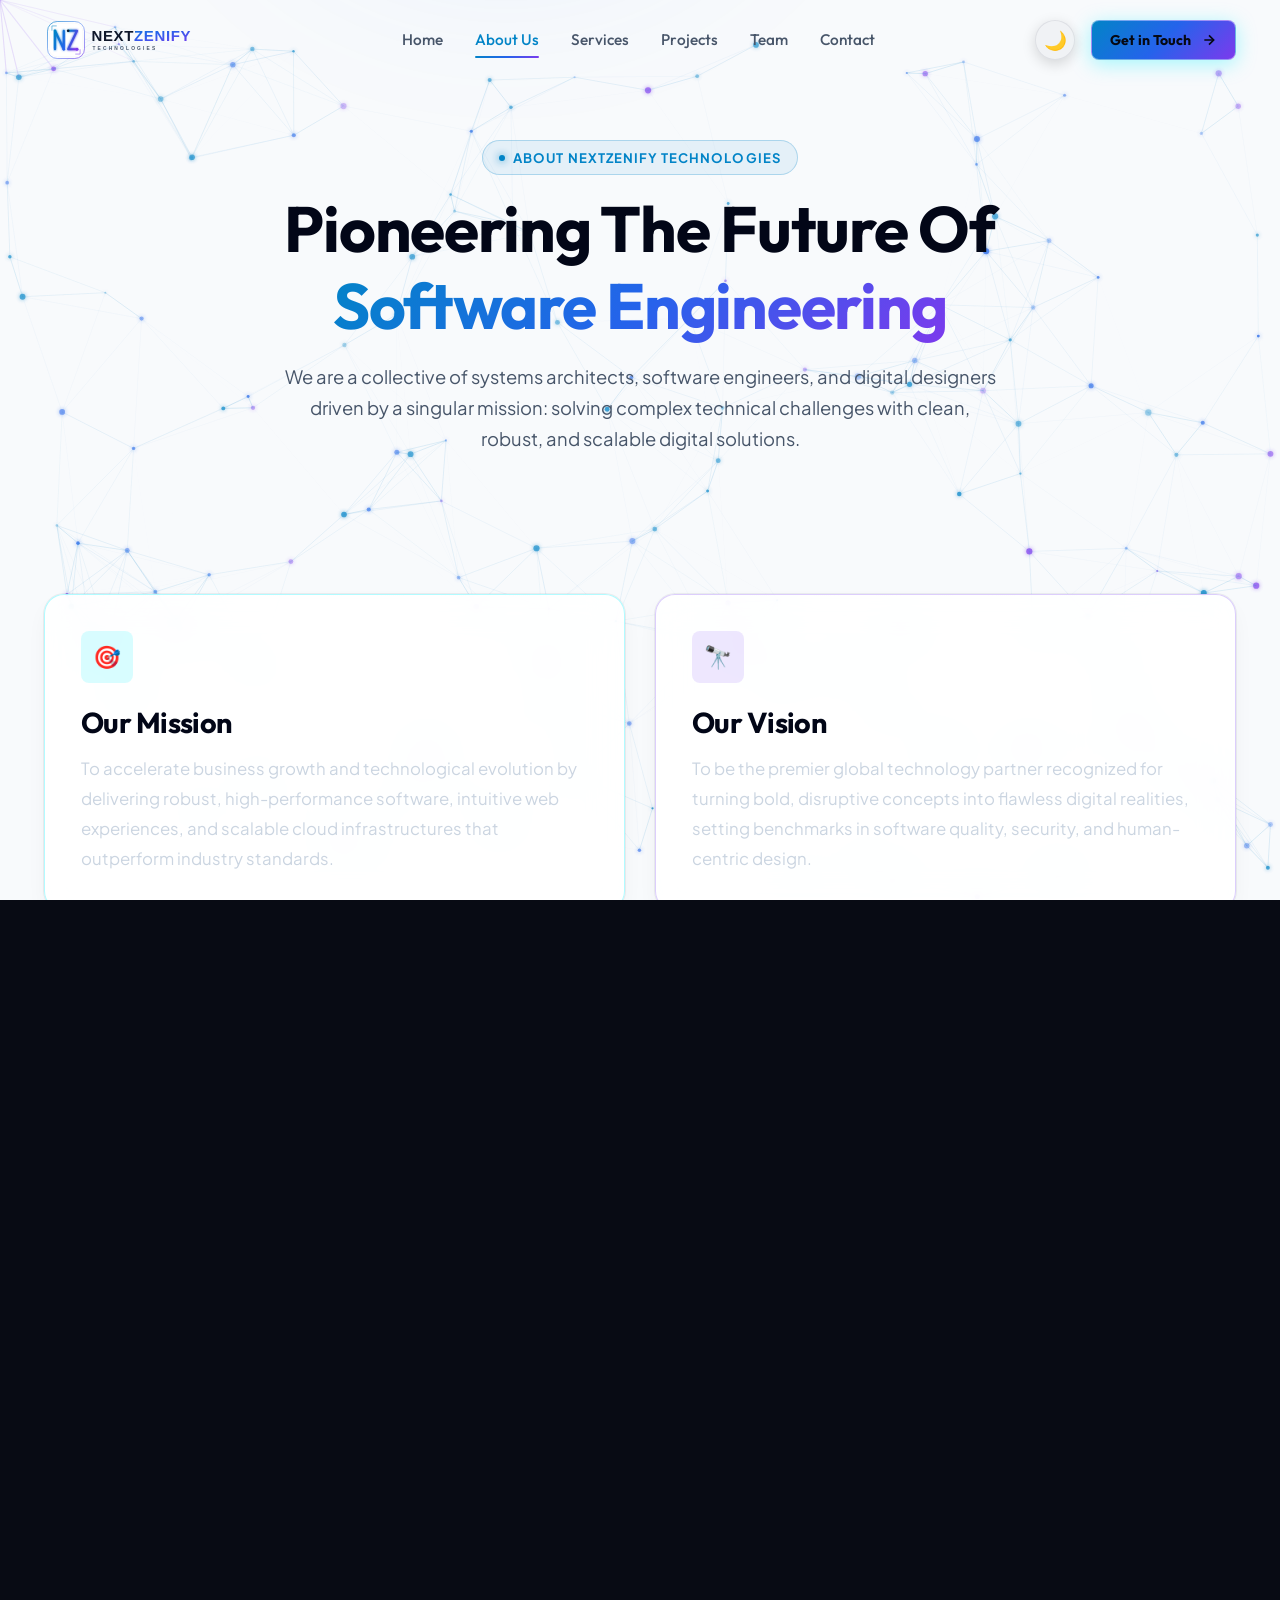
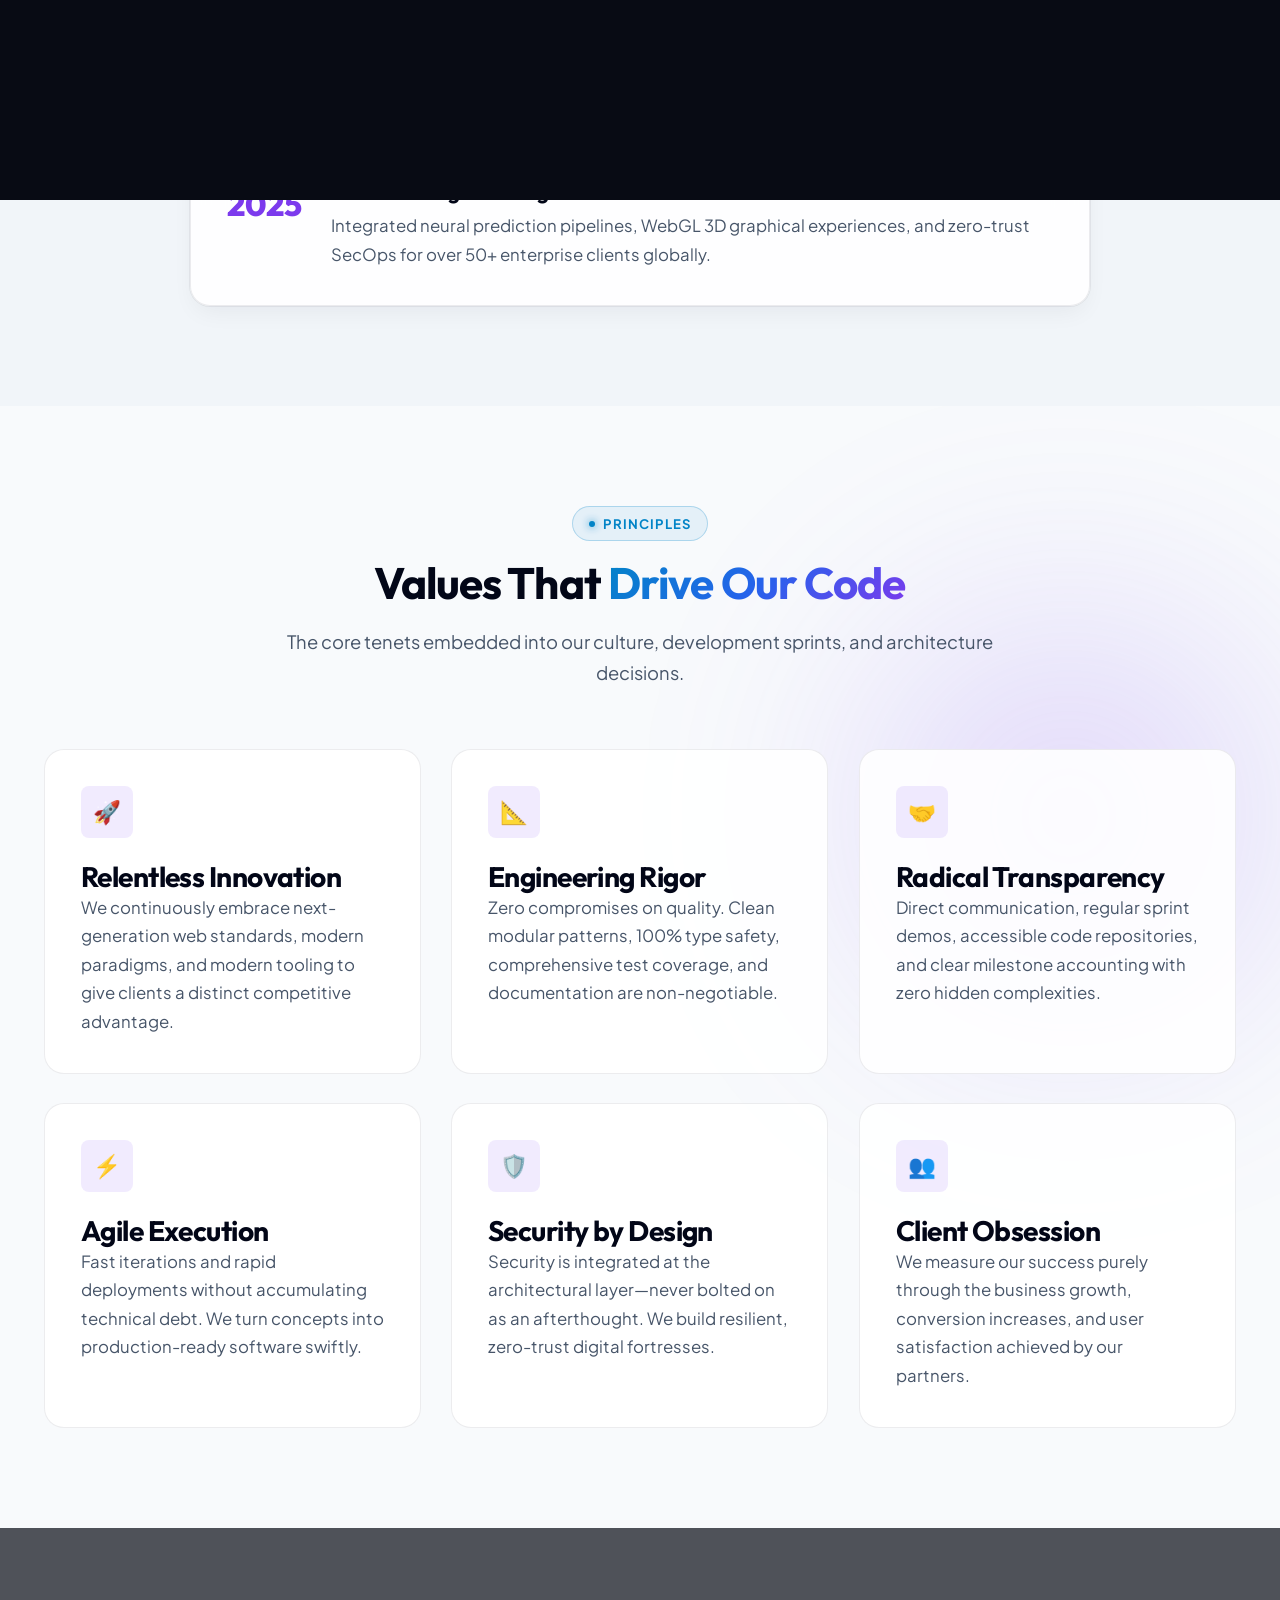
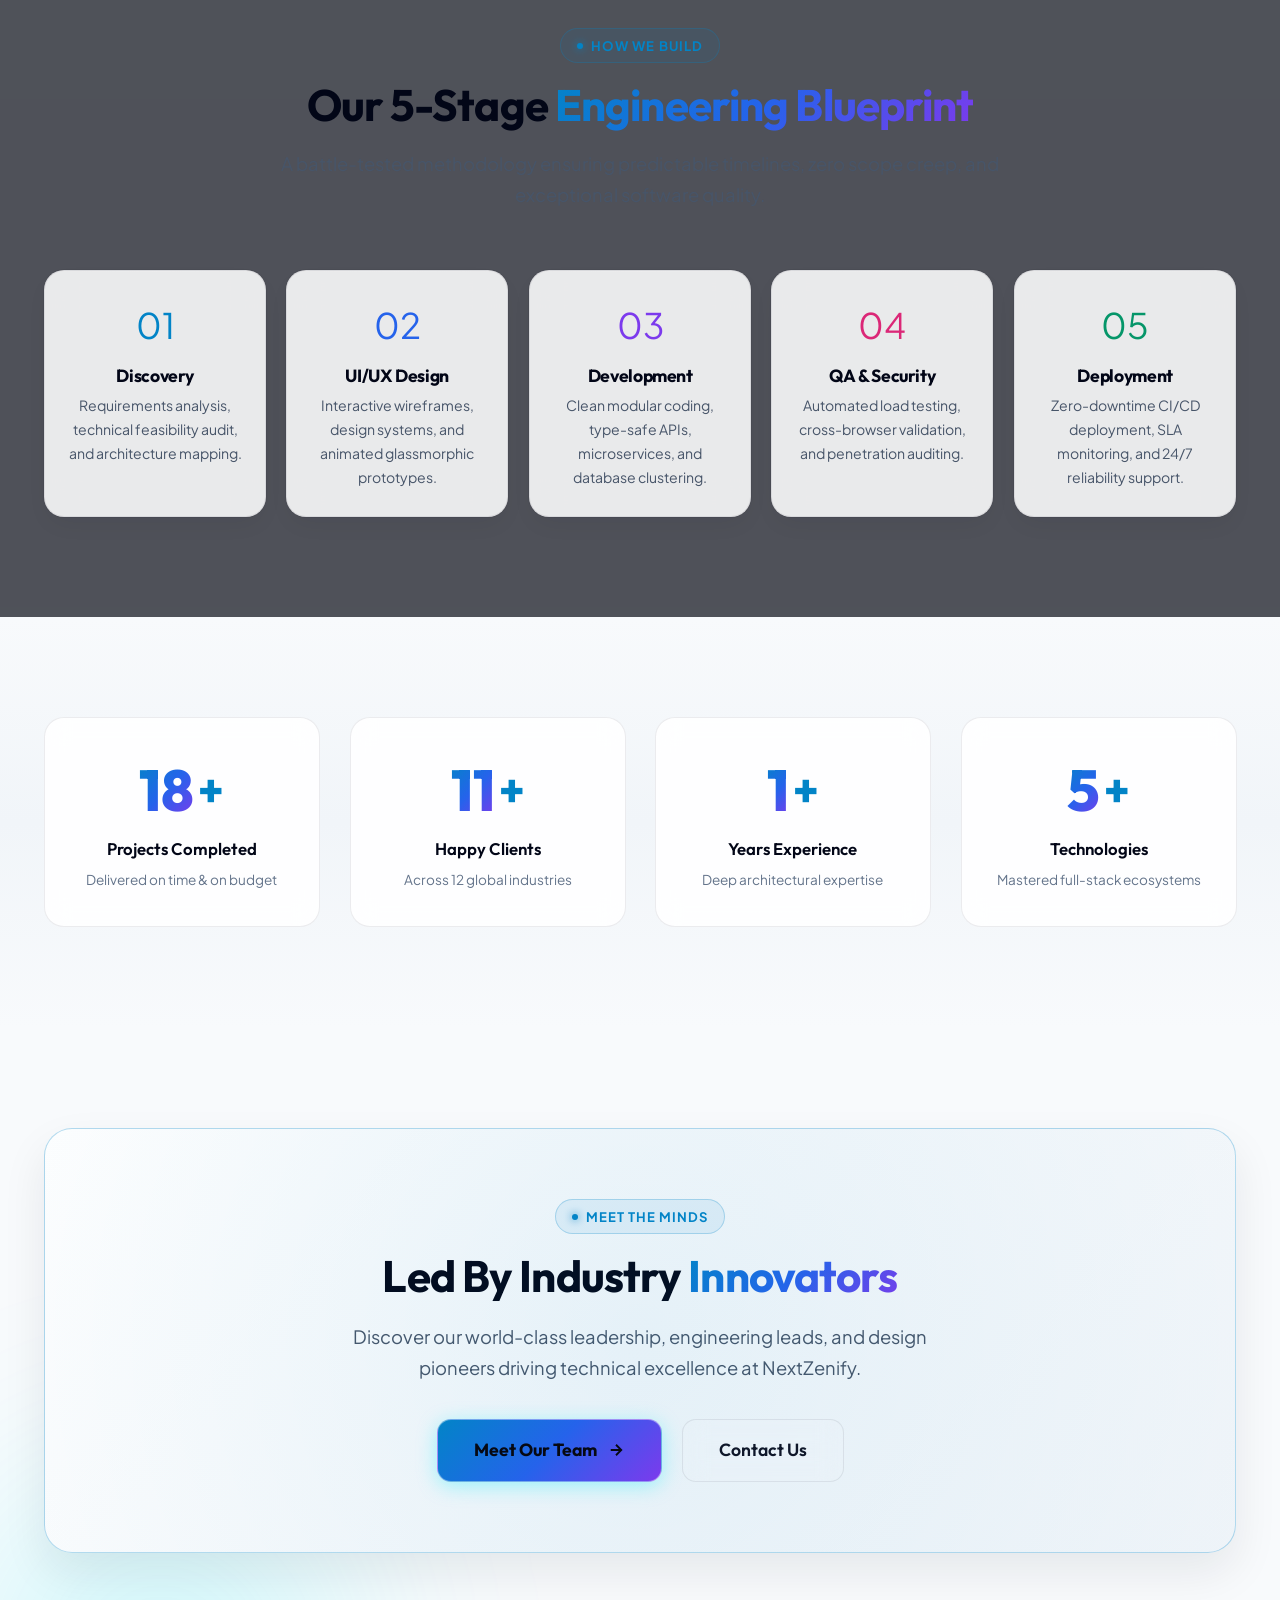
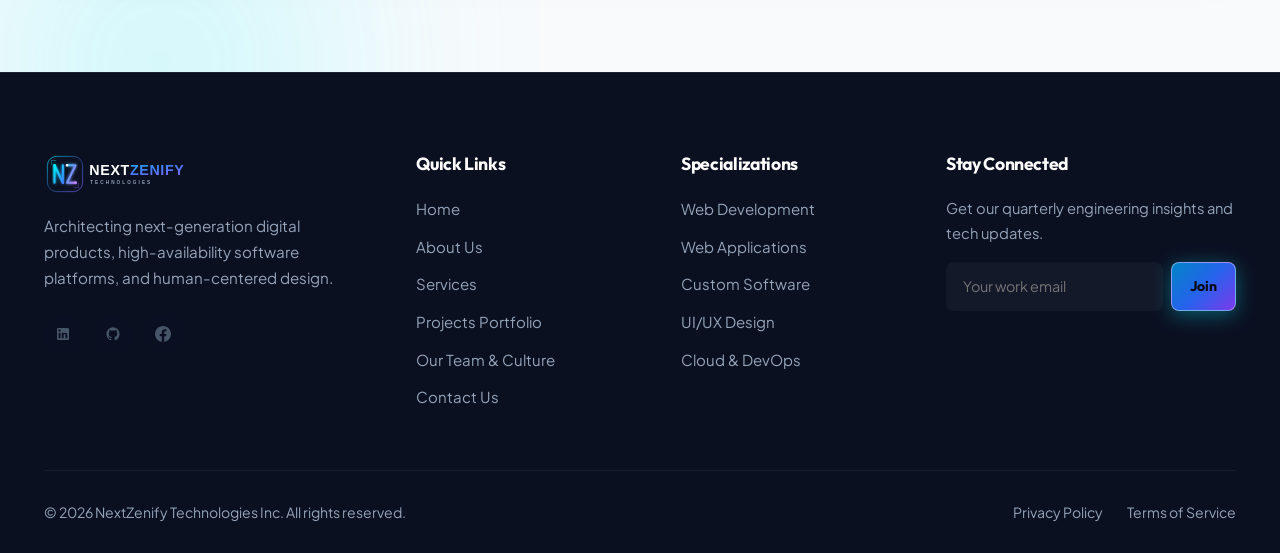
<file: about.html>
<!DOCTYPE html>
<html lang="en">
<head>
  <meta charset="UTF-8" />
  <meta name="viewport" content="width=device-width, initial-scale=1.0" />
  <title>About Us | NextZenify Technologies - Our Story, Mission &amp; Values</title>
  <meta name="description" content="Learn about NextZenify Technologies: our mission, vision, core values, architectural engineering philosophy, and the world-class team behind our digital solutions." />
  <meta name="keywords" content="about nextzenify, software team, engineering philosophy, company values, mission vision" />
  <meta name="author" content="NextZenify Technologies" />

  <!-- Open Graph -->
  <meta property="og:title" content="About Us | NextZenify Technologies" />
  <meta property="og:description" content="Pioneering the future of software engineering and digital innovation." />
  <meta property="og:image" content="images/logo/logo.svg" />

  <!-- Favicon -->
  <link rel="icon" type="image/svg+xml" href="images/logo/favicon.svg" />

  <!-- Google Fonts -->
  <link rel="preconnect" href="https://fonts.googleapis.com" />
  <link rel="preconnect" href="https://fonts.gstatic.com" />
  <link href="https://fonts.googleapis.com/css2?family=JetBrains+Mono:wght@400;600;700&family=Outfit:wght@400;500;600;700;800;900&family=Plus+Jakarta+Sans:wght@300;400;500;600;700&display=swap" rel="stylesheet" />

  <!-- Theme Initialization (Zero Flash) -->
  <script>
    (function(){const t=localStorage.getItem('nextzenify-theme');const p=window.matchMedia&&window.matchMedia('(prefers-color-scheme: light)').matches;document.documentElement.setAttribute('data-theme',t||(p?'light':'dark'));})();
  </script>

  <!-- Stylesheets -->
  <link rel="stylesheet" href="css/style.css?v=2.5" />
  <link rel="stylesheet" href="css/animations.css?v=2.5" />
  <link rel="stylesheet" href="css/responsive.css?v=2.5" />
</head>
<body>

  <!-- Preloader -->
  <div id="page-preloader">
    <div class="loader-brand">
      <img src="images/logo/favicon.svg" alt="NextZenify" class="loader-logo" />
      <div class="loader-text">NEXT<span class="text-cyan">ZENIFY</span></div>
      <div class="loader-bar-container">
        <div class="loader-bar-fill"></div>
      </div>
    </div>
  </div>

  <!-- Background Canvas & Ambient Blobs -->
  <canvas id="bg-canvas"></canvas>
  <div class="bg-ambient-blob blob-1"></div>
  <div class="bg-ambient-blob blob-2"></div>
  <div class="bg-ambient-blob blob-3"></div>

  <!-- Sticky Navbar -->
  <header class="navbar" id="navbar">
    <div class="container nav-container">
      <a href="index.html" class="nav-brand" aria-label="NextZenify Technologies Home">
        <img src="images/logo/logo.svg" alt="NextZenify Technologies Logo" />
      </a>

      <nav class="nav-links" aria-label="Main Navigation">
        <a href="index.html" class="nav-link">Home</a>
        <a href="about.html" class="nav-link active">About Us</a>
        <a href="services.html" class="nav-link">Services</a>
        <a href="projects.html" class="nav-link">Projects</a>
        <a href="team.html" class="nav-link">Team</a>
        <a href="contact.html" class="nav-link">Contact</a>
      </nav>

      <div class="nav-cta">
        <!-- Dark / Light Mode Toggle Button -->
        <button class="theme-toggle-btn" id="theme-toggle-btn" title="Toggle Theme" aria-label="Toggle Theme">
          <span class="theme-icon sun-icon">☀️</span>
          <span class="theme-icon moon-icon">🌙</span>
        </button>

        <a href="contact.html" class="btn btn-primary btn-sm">
          <span>Get in Touch</span>
          <svg class="icon-arrow" width="16" height="16" viewBox="0 0 24 24" fill="none" stroke="currentColor" stroke-width="2.5"><line x1="5" y1="12" x2="19" y2="12"></line><polyline points="12 5 19 12 12 19"></polyline></svg>
        </a>
      </div>

      <button class="nav-hamburger" aria-label="Toggle navigation menu" aria-expanded="false">
        <span></span>
        <span></span>
        <span></span>
      </button>
    </div>
  </header>

  <!-- Mobile Nav Drawer -->
  <div class="mobile-nav-overlay" id="mobile-nav-overlay" aria-hidden="true">
    <!-- Top Header Bar with Logo and Close Button -->
    <div class="mobile-drawer-header">
      <a href="index.html" class="nav-brand" aria-label="NextZenify Home">
        <img src="images/logo/logo.svg" alt="NextZenify" style="height: 32px;" />
      </a>
      <button class="mobile-nav-close" id="mobile-nav-close" aria-label="Close navigation menu">
        <svg width="22" height="22" viewBox="0 0 24 24" fill="none" stroke="currentColor" stroke-width="2.5" stroke-linecap="round" stroke-linejoin="round">
          <line x1="18" y1="6" x2="6" y2="18"></line>
          <line x1="6" y1="6" x2="18" y2="18"></line>
        </svg>
      </button>
    </div>

    <nav class="mobile-nav-links">
      <a href="index.html" class="mobile-nav-link">Home</a>
      <a href="about.html" class="mobile-nav-link active">About Us</a>
      <a href="services.html" class="mobile-nav-link">Services</a>
      <a href="projects.html" class="mobile-nav-link">Projects</a>
      <a href="team.html" class="mobile-nav-link">Team</a>
      <a href="contact.html" class="mobile-nav-link">Contact</a>
      
      <!-- Mobile Theme Toggle -->
      <button class="theme-toggle-btn mobile-theme-btn" id="mobile-theme-toggle-btn" title="Toggle Theme" aria-label="Toggle Theme">
        <span class="theme-icon sun-icon">☀️</span>
        <span class="theme-icon moon-icon">🌙</span>
        <span class="theme-label">Light Mode</span>
      </button>

      <a href="contact.html" class="btn btn-primary" style="margin-top: 14px;">Get Started</a>
    </nav>
  </div>

  <main>
    <!-- PAGE HERO -->
    <section class="section" style="padding-top: calc(var(--nav-height) + 60px); padding-bottom: 60px;">
      <div class="container text-center">
        <div class="section-header reveal">
          <div class="badge-tag">ABOUT NEXTZENIFY TECHNOLOGIES</div>
          <h1 class="section-title">Pioneering The Future Of <span class="text-gradient">Software Engineering</span></h1>
          <p class="section-subtitle" style="max-width: 780px; margin: 0 auto;">
            We are a collective of systems architects, software engineers, and digital designers driven by a singular mission: solving complex technical challenges with clean, robust, and scalable digital solutions.
          </p>
        </div>
      </div>
    </section>

    <!-- MISSION & VISION CARDS -->
    <section class="section" style="padding-top: 20px;">
      <div class="container">
        <div class="features-grid" style="grid-template-columns: repeat(auto-fit, minmax(340px, 1fr));">
          <!-- Mission -->
          <div class="glass-card reveal-left tilt-card" style="border-color: rgba(0, 242, 254, 0.3);">
            <div class="feature-icon" style="background: rgba(0, 242, 254, 0.15); color: var(--accent-cyan);">🎯</div>
            <h2 style="font-size: 1.8rem; margin-bottom: 14px;">Our Mission</h2>
            <p style="font-size: 1.05rem; line-height: 1.8; color: #cbd5e1;">
              To accelerate business growth and technological evolution by delivering robust, high-performance software, intuitive web experiences, and scalable cloud infrastructures that outperform industry standards.
            </p>
          </div>

          <!-- Vision -->
          <div class="glass-card reveal-right tilt-card" style="border-color: rgba(139, 92, 246, 0.3);">
            <div class="feature-icon" style="background: rgba(139, 92, 246, 0.15); color: var(--accent-purple);">🔭</div>
            <h2 style="font-size: 1.8rem; margin-bottom: 14px;">Our Vision</h2>
            <p style="font-size: 1.05rem; line-height: 1.8; color: #cbd5e1;">
              To be the premier global technology partner recognized for turning bold, disruptive concepts into flawless digital realities, setting benchmarks in software quality, security, and human-centric design.
            </p>
          </div>
        </div>
      </div>
    </section>

    <!-- COMPANY STORY & TIMELINE -->
    <section class="section" style="background: var(--bg-secondary);">
      <div class="container">
        <div class="section-header reveal">
          <div class="badge-tag">OUR JOURNEY</div>
          <h2 class="section-title">The Evolution Of <span class="text-gradient">NextZenify</span></h2>
          <p class="section-subtitle">
            From a focused boutique engineering consultancy into a multi-disciplinary technology powerhouse.
          </p>
        </div>

        <div style="display: flex; flex-direction: column; gap: 30px; max-width: 900px; margin: 0 auto;">
          <!-- Timeline 1 -->
          <div class="glass-card reveal delay-100" style="display: flex; gap: 24px; align-items: flex-start;">
            <div style="font-family: var(--font-heading); font-size: 2rem; font-weight: 800; color: var(--accent-cyan); min-width: 80px;">2021</div>
            <div>
              <h3 style="font-size: 1.3rem; margin-bottom: 8px; color: var(--text-highlight);">The Foundation</h3>
              <p>Founded by veteran software architects with a commitment to pure performance, clean code architecture, and modern reactive frontends.</p>
            </div>
          </div>

          <!-- Timeline 2 -->
          <div class="glass-card reveal delay-200" style="display: flex; gap: 24px; align-items: flex-start;">
            <div style="font-family: var(--font-heading); font-size: 2rem; font-weight: 800; color: var(--accent-blue); min-width: 80px;">2023</div>
            <div>
              <h3 style="font-size: 1.3rem; margin-bottom: 8px; color: var(--text-highlight);">Enterprise Expansion</h3>
              <p>Expanded into distributed cloud infrastructures, high-throughput FinTech integrations, and enterprise SaaS platforms across North America and Europe.</p>
            </div>
          </div>

          <!-- Timeline 3 -->
          <div class="glass-card reveal delay-300" style="display: flex; gap: 24px; align-items: flex-start;">
            <div style="font-family: var(--font-heading); font-size: 2rem; font-weight: 800; color: var(--accent-purple); min-width: 80px;">2025</div>
            <div>
              <h3 style="font-size: 1.3rem; margin-bottom: 8px; color: var(--text-highlight);">Global Scaling &amp; AI Integration</h3>
              <p>Integrated neural prediction pipelines, WebGL 3D graphical experiences, and zero-trust SecOps for over 50+ enterprise clients globally.</p>
            </div>
          </div>
        </div>
      </div>
    </section>

    <!-- CORE VALUES -->
    <section class="section">
      <div class="container">
        <div class="section-header reveal">
          <div class="badge-tag">PRINCIPLES</div>
          <h2 class="section-title">Values That <span class="text-gradient">Drive Our Code</span></h2>
          <p class="section-subtitle">
            The core tenets embedded into our culture, development sprints, and architecture decisions.
          </p>
        </div>

        <div class="features-grid">
          <!-- Value 1 -->
          <div class="feature-box reveal delay-100 tilt-card">
            <div class="feature-icon">🚀</div>
            <h3>Relentless Innovation</h3>
            <p>We continuously embrace next-generation web standards, modern paradigms, and modern tooling to give clients a distinct competitive advantage.</p>
          </div>

          <!-- Value 2 -->
          <div class="feature-box reveal delay-200 tilt-card">
            <div class="feature-icon">📐</div>
            <h3>Engineering Rigor</h3>
            <p>Zero compromises on quality. Clean modular patterns, 100% type safety, comprehensive test coverage, and documentation are non-negotiable.</p>
          </div>

          <!-- Value 3 -->
          <div class="feature-box reveal delay-300 tilt-card">
            <div class="feature-icon">🤝</div>
            <h3>Radical Transparency</h3>
            <p>Direct communication, regular sprint demos, accessible code repositories, and clear milestone accounting with zero hidden complexities.</p>
          </div>

          <!-- Value 4 -->
          <div class="feature-box reveal delay-100 tilt-card">
            <div class="feature-icon">⚡</div>
            <h3>Agile Execution</h3>
            <p>Fast iterations and rapid deployments without accumulating technical debt. We turn concepts into production-ready software swiftly.</p>
          </div>

          <!-- Value 5 -->
          <div class="feature-box reveal delay-200 tilt-card">
            <div class="feature-icon">🛡️</div>
            <h3>Security by Design</h3>
            <p>Security is integrated at the architectural layer—never bolted on as an afterthought. We build resilient, zero-trust digital fortresses.</p>
          </div>

          <!-- Value 6 -->
          <div class="feature-box reveal delay-300 tilt-card">
            <div class="feature-icon">👥</div>
            <h3>Client Obsession</h3>
            <p>We measure our success purely through the business growth, conversion increases, and user satisfaction achieved by our partners.</p>
          </div>
        </div>
      </div>
    </section>

    <!-- OUR DEVELOPMENT METHODOLOGY -->
    <section class="section" style="background: rgba(8, 11, 20, 0.7);">
      <div class="container">
        <div class="section-header reveal">
          <div class="badge-tag">HOW WE BUILD</div>
          <h2 class="section-title">Our 5-Stage <span class="text-gradient">Engineering Blueprint</span></h2>
          <p class="section-subtitle">
            A battle-tested methodology ensuring predictable timelines, zero scope creep, and exceptional software quality.
          </p>
        </div>

        <div style="display: grid; grid-template-columns: repeat(auto-fit, minmax(200px, 1fr)); gap: 20px;">
          <div class="glass-card reveal delay-100" style="padding: 26px 20px; text-align: center;">
            <div style="font-size: 2.2rem; margin-bottom: 12px; color: var(--accent-cyan);">01</div>
            <h4 style="margin-bottom: 8px; font-size: 1.1rem;">Discovery</h4>
            <p style="font-size: 0.88rem;">Requirements analysis, technical feasibility audit, and architecture mapping.</p>
          </div>

          <div class="glass-card reveal delay-200" style="padding: 26px 20px; text-align: center;">
            <div style="font-size: 2.2rem; margin-bottom: 12px; color: var(--accent-blue);">02</div>
            <h4 style="margin-bottom: 8px; font-size: 1.1rem;">UI/UX Design</h4>
            <p style="font-size: 0.88rem;">Interactive wireframes, design systems, and animated glassmorphic prototypes.</p>
          </div>

          <div class="glass-card reveal delay-300" style="padding: 26px 20px; text-align: center;">
            <div style="font-size: 2.2rem; margin-bottom: 12px; color: var(--accent-purple);">03</div>
            <h4 style="margin-bottom: 8px; font-size: 1.1rem;">Development</h4>
            <p style="font-size: 0.88rem;">Clean modular coding, type-safe APIs, microservices, and database clustering.</p>
          </div>

          <div class="glass-card reveal delay-400" style="padding: 26px 20px; text-align: center;">
            <div style="font-size: 2.2rem; margin-bottom: 12px; color: var(--accent-pink);">04</div>
            <h4 style="margin-bottom: 8px; font-size: 1.1rem;">QA &amp; Security</h4>
            <p style="font-size: 0.88rem;">Automated load testing, cross-browser validation, and penetration auditing.</p>
          </div>

          <div class="glass-card reveal delay-500" style="padding: 26px 20px; text-align: center;">
            <div style="font-size: 2.2rem; margin-bottom: 12px; color: var(--accent-emerald);">05</div>
            <h4 style="margin-bottom: 8px; font-size: 1.1rem;">Deployment</h4>
            <p style="font-size: 0.88rem;">Zero-downtime CI/CD deployment, SLA monitoring, and 24/7 reliability support.</p>
          </div>
        </div>
      </div>
    </section>

    <!-- STATS COUNTER -->
    <section class="section stats-section">
      <div class="container">
        <div class="stats-grid">
          <div class="stat-card reveal delay-100">
            <div class="stat-counter-wrap">
              <span class="stat-number" data-target="50">0</span>
              <span class="stat-suffix">+</span>
            </div>
            <div class="stat-label">Projects Completed</div>
            <div class="stat-subtext">Delivered on time &amp; on budget</div>
          </div>
          <div class="stat-card reveal delay-200">
            <div class="stat-counter-wrap">
              <span class="stat-number" data-target="30">0</span>
              <span class="stat-suffix">+</span>
            </div>
            <div class="stat-label">Happy Clients</div>
            <div class="stat-subtext">Across 12 global industries</div>
          </div>
          <div class="stat-card reveal delay-300">
            <div class="stat-counter-wrap">
              <span class="stat-number" data-target="5">0</span>
              <span class="stat-suffix">+</span>
            </div>
            <div class="stat-label">Years Experience</div>
            <div class="stat-subtext">Deep architectural expertise</div>
          </div>
          <div class="stat-card reveal delay-400">
            <div class="stat-counter-wrap">
              <span class="stat-number" data-target="15">0</span>
              <span class="stat-suffix">+</span>
            </div>
            <div class="stat-label">Technologies</div>
            <div class="stat-subtext">Mastered full-stack ecosystems</div>
          </div>
        </div>
      </div>
    </section>

    <!-- TEAM TEASER & CTA -->
    <section class="section" style="padding-bottom: 120px;">
      <div class="container">
        <div class="cta-box reveal">
          <div class="badge-tag">MEET THE MINDS</div>
          <h2 class="cta-title">Led By Industry <span class="text-gradient">Innovators</span></h2>
          <p class="cta-desc">
            Discover our world-class leadership, engineering leads, and design pioneers driving technical excellence at NextZenify.
          </p>
          <div class="cta-actions">
            <a href="team.html" class="btn btn-primary btn-lg">
              <span>Meet Our Team</span>
              <svg class="icon-arrow" width="18" height="18" viewBox="0 0 24 24" fill="none" stroke="currentColor" stroke-width="2.5"><line x1="5" y1="12" x2="19" y2="12"></line><polyline points="12 5 19 12 12 19"></polyline></svg>
            </a>
            <a href="contact.html" class="btn btn-secondary btn-lg">
              <span>Contact Us</span>
            </a>
          </div>
        </div>
      </div>
    </section>
  </main>

  <!-- Footer -->
  <footer class="footer">
    <div class="container">
      <div class="footer-grid">
        <div class="footer-brand">
          <a href="index.html">
            <img src="images/logo/logo.svg" alt="NextZenify Technologies Logo" style="height: 42px;" />
          </a>
          <p>Architecting next-generation digital products, high-availability software platforms, and human-centered design.</p>
          <div class="team-socials" style="justify-content: flex-start;">
            <a href="https://linkedin.com" target="_blank" rel="noopener" class="social-link" aria-label="LinkedIn">
              <svg width="16" height="16" viewBox="0 0 24 24" fill="currentColor" aria-hidden="true"><path d="M19 3a2 2 0 0 1 2 2v14a2 2 0 0 1-2 2H5a2 2 0 0 1-2-2V5a2 2 0 0 1 2-2h14m-.5 15.5v-5.3a3.26 3.26 0 0 0-3.26-3.26c-.85 0-1.84.52-2.28 1.3v-1.11h-2.79v8.37h2.79v-4.93c0-.77.62-1.4 1.39-1.4a1.4 1.4 0 0 1 1.4 1.4v4.93h2.75M6.88 8.56a1.68 1.68 0 0 0 1.68-1.68c0-.93-.75-1.69-1.68-1.69a1.69 1.69 0 0 0-1.69 1.69c0 .93.76 1.68 1.69 1.68m1.39 9.94v-8.37H5.5v8.37h2.77z"/></svg>
            </a>
            <a href="https://github.com" target="_blank" rel="noopener" class="social-link" aria-label="GitHub">
              <svg width="16" height="16" viewBox="0 0 24 24" fill="currentColor" aria-hidden="true"><path d="M12 2A10 10 0 0 0 2 12c0 4.42 2.87 8.17 6.84 9.5.5.08.66-.23.66-.5v-1.69c-2.77.6-3.36-1.34-3.36-1.34-.46-1.16-1.11-1.47-1.11-1.47-.91-.62.07-.6.07-.6 1 .07 1.53 1.03 1.53 1.03.87 1.52 2.34 1.07 2.91.83.1-.65.35-1.09.63-1.34-2.22-.25-4.55-1.11-4.55-4.92 0-1.11.38-2 1.03-2.71-.1-.25-.45-1.29.1-2.64 0 0 .84-.27 2.75 1.02.79-.22 1.65-.33 2.5-.33.85 0 1.71.11 2.5.33 1.91-1.29 2.75-1.02 2.75-1.02.55 1.35.2 2.39.1 2.64.65.71 1.03 1.6 1.03 2.71 0 3.82-2.34 4.66-4.57 4.91.36.31.69.92.69 1.85V21c0 .27.16.59.67.5C19.14 20.16 22 16.42 22 12A10 10 0 0 0 12 2z"/></svg>
            </a>
            <a href="https://facebook.com" target="_blank" rel="noopener" class="social-link" aria-label="Facebook">
              <svg width="16" height="16" viewBox="0 0 24 24" fill="currentColor" aria-hidden="true"><path d="M24 12.073c0-6.627-5.373-12-12-12s-12 5.373-12 12c0 5.99 4.388 10.954 10.125 11.854v-8.385H7.078v-3.47h3.047V9.43c0-3.007 1.792-4.669 4.533-4.669 1.312 0 2.686.235 2.686.235v2.953H15.83c-1.491 0-1.956.925-1.956 1.874v2.25h3.328l-.532 3.47h-2.796v8.385C19.612 23.027 24 18.062 24 12.073z"/></svg>
            </a>
          </div>
        </div>

        <div class="footer-col">
          <h5>Quick Links</h5>
          <ul class="footer-links">
            <li><a href="index.html">Home</a></li>
            <li><a href="about.html">About Us</a></li>
            <li><a href="services.html">Services</a></li>
            <li><a href="projects.html">Projects Portfolio</a></li>
            <li><a href="team.html">Our Team &amp; Culture</a></li>
            <li><a href="contact.html">Contact Us</a></li>
          </ul>
        </div>

        <div class="footer-col">
          <h5>Specializations</h5>
          <ul class="footer-links">
            <li><a href="services.html">Web Development</a></li>
            <li><a href="services.html">Web Applications</a></li>
            <li><a href="services.html">Custom Software</a></li>
            <li><a href="services.html">UI/UX Design</a></li>
            <li><a href="services.html">Cloud &amp; DevOps</a></li>
          </ul>
        </div>

        <div class="footer-col footer-newsletter">
          <h5>Stay Connected</h5>
          <p>Get our quarterly engineering insights and tech updates.</p>
          <form class="newsletter-form" onsubmit="event.preventDefault(); alert('Subscribed!');">
            <input type="email" placeholder="Your work email" class="newsletter-input" required />
            <button type="submit" class="btn btn-primary btn-sm">Join</button>
          </form>
        </div>
      </div>

      <div class="footer-bottom">
        <div>&copy; 2026 NextZenify Technologies Inc. All rights reserved.</div>
        <div class="footer-legal-links">
          <a href="#">Privacy Policy</a>
          <a href="#">Terms of Service</a>
        </div>
      </div>
    </div>
  </footer>

  <button id="back-to-top" aria-label="Back to top">↑</button>

  <script src="js/main.js"></script>
  <script src="js/animations.js"></script>
</body>
</html>
</file>
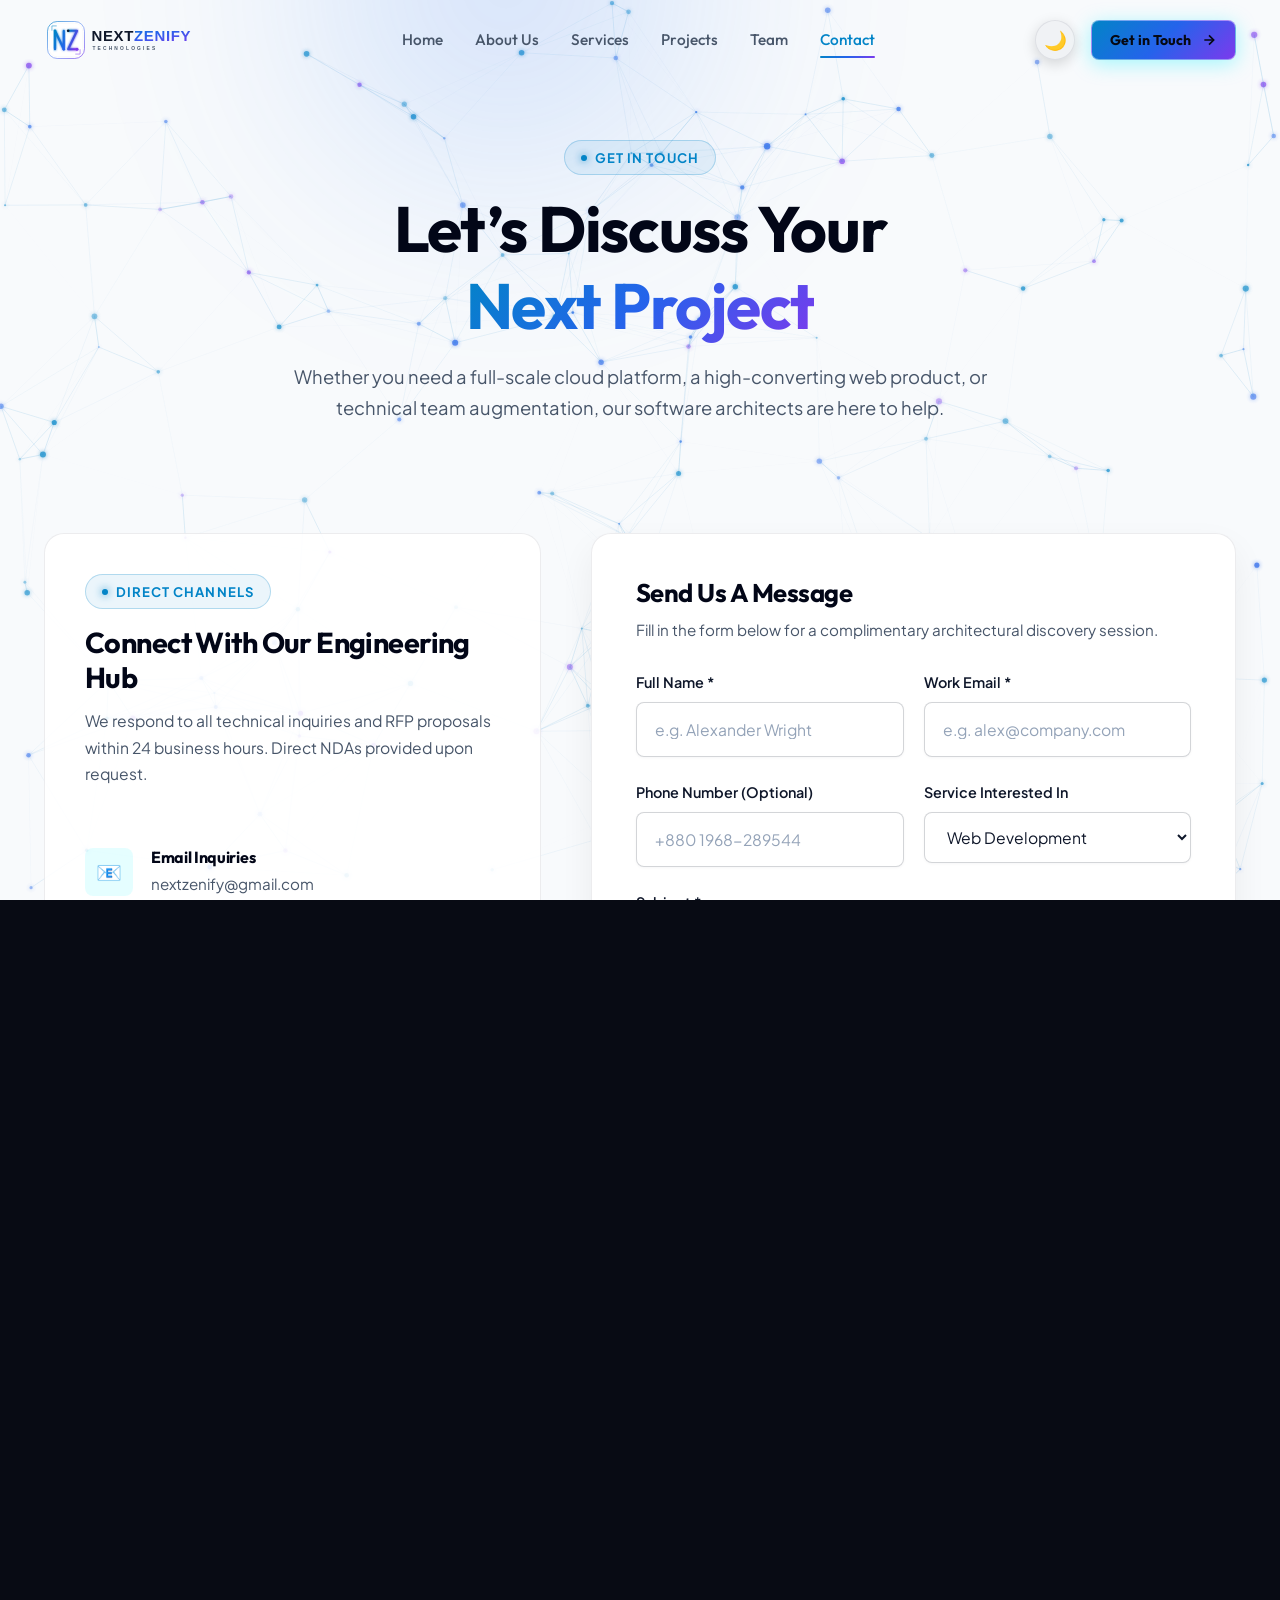
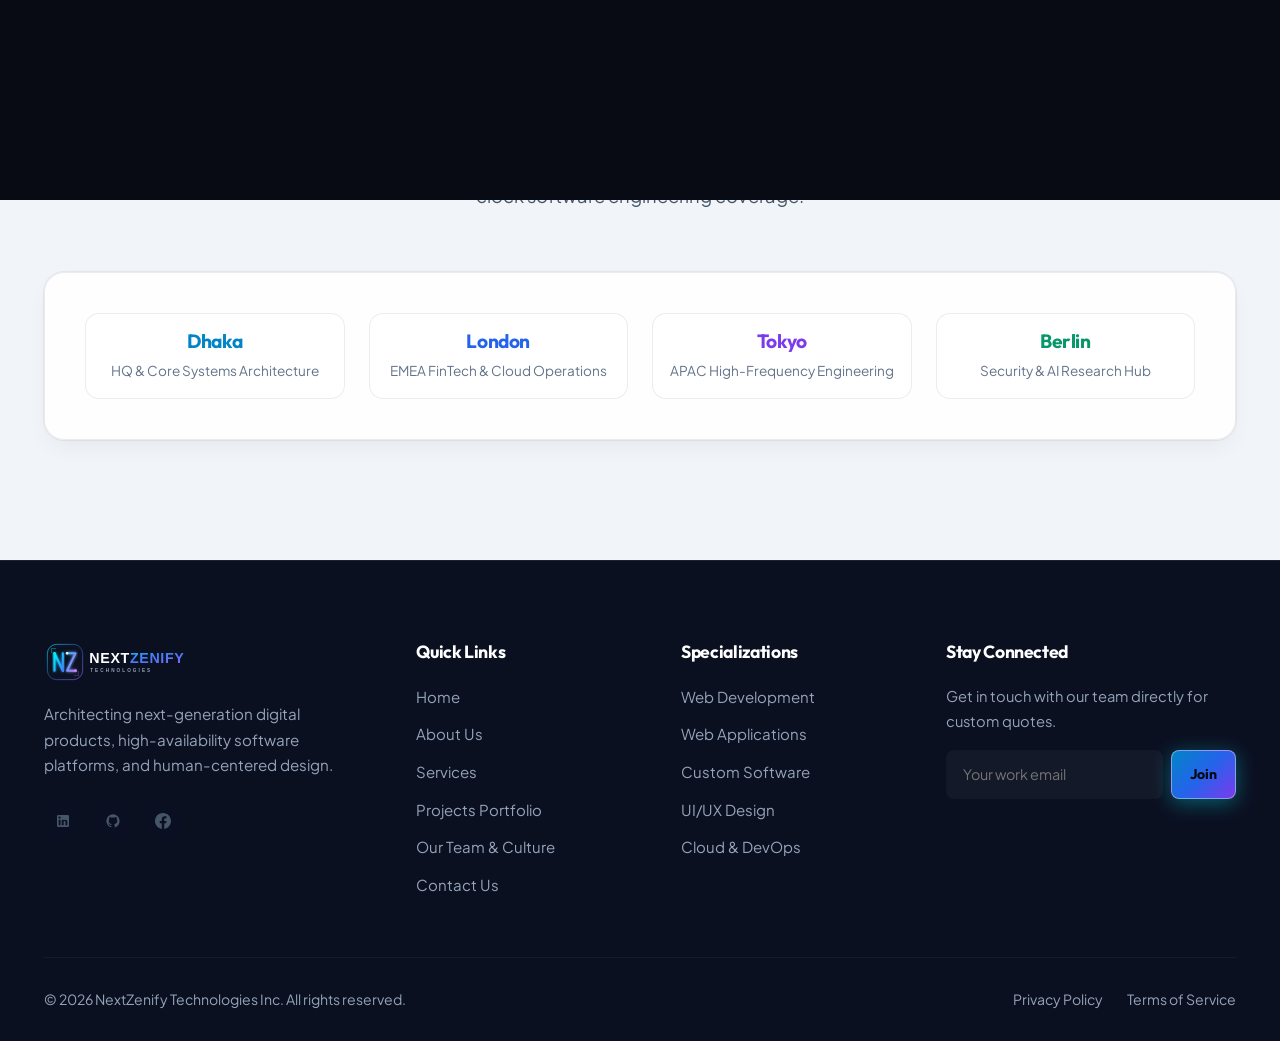
<file: contact.html>
<!DOCTYPE html>
<html lang="en">
<head>
  <meta charset="UTF-8" />
  <meta name="viewport" content="width=device-width, initial-scale=1.0" />
  <title>Contact Us | NextZenify Technologies - Start Your Project</title>
  <meta name="description" content="Get in touch with NextZenify Technologies for custom software development, web applications, cloud architecture, and technical consultations." />
  <meta name="keywords" content="contact nextzenify, hire software engineers, software consultation, request quote, web development inquiry" />
  <meta name="author" content="NextZenify Technologies" />

  <!-- Open Graph -->
  <meta property="og:title" content="Contact Us | NextZenify Technologies" />
  <meta property="og:description" content="Connect with our software architects to discuss your technical requirements." />
  <meta property="og:image" content="images/logo/logo.svg" />

  <!-- Favicon -->
  <link rel="icon" type="image/svg+xml" href="images/logo/favicon.svg" />

  <!-- Google Fonts -->
  <link rel="preconnect" href="https://fonts.googleapis.com" />
  <link rel="preconnect" href="https://fonts.gstatic.com" />
  <link href="https://fonts.googleapis.com/css2?family=JetBrains+Mono:wght@400;600;700&family=Outfit:wght@400;500;600;700;800;900&family=Plus+Jakarta+Sans:wght@300;400;500;600;700&display=swap" rel="stylesheet" />

  <!-- Theme Initialization (Zero Flash) -->
  <script>
    (function(){const t=localStorage.getItem('nextzenify-theme');const p=window.matchMedia&&window.matchMedia('(prefers-color-scheme: light)').matches;document.documentElement.setAttribute('data-theme',t||(p?'light':'dark'));})();
  </script>

  <!-- Stylesheets -->
  <link rel="stylesheet" href="css/style.css?v=2.5" />
  <link rel="stylesheet" href="css/animations.css?v=2.5" />
  <link rel="stylesheet" href="css/responsive.css?v=2.5" />
</head>
<body>

  <!-- Preloader -->
  <div id="page-preloader">
    <div class="loader-brand">
      <img src="images/logo/favicon.svg" alt="NextZenify" class="loader-logo" />
      <div class="loader-text">NEXT<span class="text-cyan">ZENIFY</span></div>
      <div class="loader-bar-container">
        <div class="loader-bar-fill"></div>
      </div>
    </div>
  </div>

  <!-- Background Canvas & Ambient Blobs -->
  <canvas id="bg-canvas"></canvas>
  <div class="bg-ambient-blob blob-1"></div>
  <div class="bg-ambient-blob blob-2"></div>
  <div class="bg-ambient-blob blob-3"></div>

  <!-- Sticky Navbar -->
  <header class="navbar" id="navbar">
    <div class="container nav-container">
      <a href="index.html" class="nav-brand" aria-label="NextZenify Technologies Home">
        <img src="images/logo/logo.svg" alt="NextZenify Technologies Logo" />
      </a>

      <nav class="nav-links" aria-label="Main Navigation">
        <a href="index.html" class="nav-link">Home</a>
        <a href="about.html" class="nav-link">About Us</a>
        <a href="services.html" class="nav-link">Services</a>
        <a href="projects.html" class="nav-link">Projects</a>
        <a href="team.html" class="nav-link">Team</a>
        <a href="contact.html" class="nav-link active">Contact</a>
      </nav>

      <div class="nav-cta">
        <!-- Dark / Light Mode Toggle Button -->
        <button class="theme-toggle-btn" id="theme-toggle-btn" title="Toggle Theme" aria-label="Toggle Theme">
          <span class="theme-icon sun-icon">☀️</span>
          <span class="theme-icon moon-icon">🌙</span>
        </button>

        <a href="contact.html" class="btn btn-primary btn-sm">
          <span>Get in Touch</span>
          <svg class="icon-arrow" width="16" height="16" viewBox="0 0 24 24" fill="none" stroke="currentColor" stroke-width="2.5"><line x1="5" y1="12" x2="19" y2="12"></line><polyline points="12 5 19 12 12 19"></polyline></svg>
        </a>
      </div>

      <button class="nav-hamburger" aria-label="Toggle navigation menu" aria-expanded="false">
        <span></span>
        <span></span>
        <span></span>
      </button>
    </div>
  </header>

  <!-- Mobile Nav Drawer -->
  <div class="mobile-nav-overlay" id="mobile-nav-overlay" aria-hidden="true">
    <!-- Top Header Bar with Logo and Close Button -->
    <div class="mobile-drawer-header">
      <a href="index.html" class="nav-brand" aria-label="NextZenify Home">
        <img src="images/logo/logo.svg" alt="NextZenify" style="height: 32px;" />
      </a>
      <button class="mobile-nav-close" id="mobile-nav-close" aria-label="Close navigation menu">
        <svg width="22" height="22" viewBox="0 0 24 24" fill="none" stroke="currentColor" stroke-width="2.5" stroke-linecap="round" stroke-linejoin="round">
          <line x1="18" y1="6" x2="6" y2="18"></line>
          <line x1="6" y1="6" x2="18" y2="18"></line>
        </svg>
      </button>
    </div>

    <nav class="mobile-nav-links">
      <a href="index.html" class="mobile-nav-link">Home</a>
      <a href="about.html" class="mobile-nav-link">About Us</a>
      <a href="services.html" class="mobile-nav-link">Services</a>
      <a href="projects.html" class="mobile-nav-link">Projects</a>
      <a href="team.html" class="mobile-nav-link">Team</a>
      <a href="contact.html" class="mobile-nav-link active">Contact</a>
      
      <!-- Mobile Theme Toggle -->
      <button class="theme-toggle-btn mobile-theme-btn" id="mobile-theme-toggle-btn" title="Toggle Theme" aria-label="Toggle Theme">
        <span class="theme-icon sun-icon">☀️</span>
        <span class="theme-icon moon-icon">🌙</span>
        <span class="theme-label">Light Mode</span>
      </button>

      <a href="contact.html" class="btn btn-primary" style="margin-top: 14px;">Get Started</a>
    </nav>
  </div>

  <main>
    <!-- PAGE HERO -->
    <section class="section" style="padding-top: calc(var(--nav-height) + 60px); padding-bottom: 40px;">
      <div class="container text-center">
        <div class="section-header reveal">
          <div class="badge-tag">GET IN TOUCH</div>
          <h1 class="section-title">Let’s Discuss Your <span class="text-gradient">Next Project</span></h1>
          <p class="section-subtitle" style="max-width: 780px; margin: 0 auto;">
            Whether you need a full-scale cloud platform, a high-converting web product, or technical team augmentation, our software architects are here to help.
          </p>
        </div>
      </div>
    </section>

    <!-- CONTACT DETAILS & INTERACTIVE FORM -->
    <section class="section" style="padding-top: 10px;">
      <div class="container">
        <div class="contact-grid">
          
          <!-- Left: Contact Details & Info Card -->
          <div class="contact-info-card reveal-left">
            <div>
              <div class="badge-tag">DIRECT CHANNELS</div>
              <h2 style="font-size: 1.8rem; margin-bottom: 14px;">Connect With Our Engineering Hub</h2>
              <p style="font-size: 0.98rem; line-height: 1.7; margin-bottom: 28px;">
                We respond to all technical inquiries and RFP proposals within 24 business hours. Direct NDAs provided upon request.
              </p>
            </div>

            <!-- Email -->
            <div class="info-item">
              <div class="info-icon">📧</div>
              <div class="info-text">
                <h5>Email Inquiries</h5>
                <p><a href="mailto:nextzenify@gmail.com">nextzenify@gmail.com</a></p>
                <p><a href="mailto:rhrafi247@gmail.com">rhrafi247@gmail.com</a></p>
              </div>
            </div>

            <!-- Phone -->
            <div class="info-item">
              <div class="info-icon">📞</div>
              <div class="info-text">
                <h5>Direct Telephone</h5>
                <p><a href="tel:+8801968289544">+880 1968-289544 (Primary)</a></p>
                <p><a href="tel:+8801804996999">+86 13003543806 (Support)</a></p>
              </div>
            </div>

            <!-- Address -->
            <div class="info-item">
              <div class="info-icon">📍</div>
              <div class="info-text">
                <h5>Global Headquarters</h5>
                <p>Section 13, Mirpur</p>
                <p>Dhaka, Bangladesh</p>
              </div>
            </div>

            <!-- Operating Hours & Service Availability -->
            <div class="info-item">
              <div class="info-icon">⏱️</div>
              <div class="info-text">
                <h5>Service Availability</h5>
                <p>24 Hours / 7 Days a Week (24/7/365)</p>
                <p>Round-the-clock Dedicated Engineering &amp; Client Support</p>
              </div>
            </div>

            <!-- Social Links -->
            <div style="padding-top: 18px; border-top: 1px solid var(--border-glass);">
              <h5 style="margin-bottom: 12px; font-size: 0.92rem; color: var(--text-highlight);">Follow Our Engineering Radar</h5>
              <div class="team-socials" style="justify-content: flex-start;">
                <a href="https://linkedin.com" target="_blank" rel="noopener" class="social-link" aria-label="LinkedIn">
                  <svg width="16" height="16" viewBox="0 0 24 24" fill="currentColor" aria-hidden="true"><path d="M19 3a2 2 0 0 1 2 2v14a2 2 0 0 1-2 2H5a2 2 0 0 1-2-2V5a2 2 0 0 1 2-2h14m-.5 15.5v-5.3a3.26 3.26 0 0 0-3.26-3.26c-.85 0-1.84.52-2.28 1.3v-1.11h-2.79v8.37h2.79v-4.93c0-.77.62-1.4 1.39-1.4a1.4 1.4 0 0 1 1.4 1.4v4.93h2.75M6.88 8.56a1.68 1.68 0 0 0 1.68-1.68c0-.93-.75-1.69-1.68-1.69a1.69 1.69 0 0 0-1.69 1.69c0 .93.76 1.68 1.69 1.68m1.39 9.94v-8.37H5.5v8.37h2.77z"/></svg>
                </a>
                <a href="https://github.com" target="_blank" rel="noopener" class="social-link" aria-label="GitHub">
                  <svg width="16" height="16" viewBox="0 0 24 24" fill="currentColor" aria-hidden="true"><path d="M12 2A10 10 0 0 0 2 12c0 4.42 2.87 8.17 6.84 9.5.5.08.66-.23.66-.5v-1.69c-2.77.6-3.36-1.34-3.36-1.34-.46-1.16-1.11-1.47-1.11-1.47-.91-.62.07-.6.07-.6 1 .07 1.53 1.03 1.53 1.03.87 1.52 2.34 1.07 2.91.83.1-.65.35-1.09.63-1.34-2.22-.25-4.55-1.11-4.55-4.92 0-1.11.38-2 1.03-2.71-.1-.25-.45-1.29.1-2.64 0 0 .84-.27 2.75 1.02.79-.22 1.65-.33 2.5-.33.85 0 1.71.11 2.5.33 1.91-1.29 2.75-1.02 2.75-1.02.55 1.35.2 2.39.1 2.64.65.71 1.03 1.6 1.03 2.71 0 3.82-2.34 4.66-4.57 4.91.36.31.69.92.69 1.85V21c0 .27.16.59.67.5C19.14 20.16 22 16.42 22 12A10 10 0 0 0 12 2z"/></svg>
                </a>
                <a href="https://facebook.com" target="_blank" rel="noopener" class="social-link" aria-label="Facebook">
                  <svg width="16" height="16" viewBox="0 0 24 24" fill="currentColor" aria-hidden="true"><path d="M24 12.073c0-6.627-5.373-12-12-12s-12 5.373-12 12c0 5.99 4.388 10.954 10.125 11.854v-8.385H7.078v-3.47h3.047V9.43c0-3.007 1.792-4.669 4.533-4.669 1.312 0 2.686.235 2.686.235v2.953H15.83c-1.491 0-1.956.925-1.956 1.874v2.25h3.328l-.532 3.47h-2.796v8.385C19.612 23.027 24 18.062 24 12.073z"/></svg>
                </a>
                <a href="https://discord.com" target="_blank" rel="noopener" class="social-link" aria-label="Discord">
                  <svg width="16" height="16" viewBox="0 0 24 24" fill="currentColor" aria-hidden="true"><path d="M20.317 4.37a19.791 19.791 0 0 0-4.885-1.515.074.074 0 0 0-.079.037c-.21.375-.444.864-.608 1.25a18.27 18.27 0 0 0-5.487 0 12.64 12.64 0 0 0-.617-1.25.077.077 0 0 0-.079-.037A19.736 19.736 0 0 0 3.677 4.37a.07.07 0 0 0-.032.027C.533 9.046-.32 13.58.099 18.057a.082.082 0 0 0 .031.057 19.9 19.9 0 0 0 5.993 3.03.078.078 0 0 0 .084-.028c.462-.63.874-1.295 1.226-1.994.021-.041.001-.09-.041-.106a13.107 13.107 0 0 1-1.872-.892.077.077 0 0 1-.008-.128 10.2 10.2 0 0 0 .372-.292.074.074 0 0 1 .077-.01c3.928 1.793 8.18 1.793 12.061 0a.074.074 0 0 1 .078.01c.12.098.246.198.373.292a.077.077 0 0 1-.006.127 12.299 12.299 0 0 1-1.873.894.077.077 0 0 0-.041.107c.36.698.772 1.362 1.225 1.993a.076.076 0 0 0 .084.028 19.839 19.839 0 0 0 6.002-3.03.077.077 0 0 0 .032-.054c.5-5.177-.838-9.674-3.549-13.66a.061.061 0 0 0-.031-.028zM8.02 15.33c-1.183 0-2.157-1.085-2.157-2.419 0-1.333.956-2.419 2.157-2.419 1.21 0 2.176 1.096 2.157 2.42 0 1.333-.956 2.418-2.157 2.418zm7.975 0c-1.183 0-2.157-1.085-2.157-2.419 0-1.333.955-2.419 2.157-2.419 1.21 0 2.176 1.096 2.157 2.42 0 1.333-.946 2.418-2.157 2.418z"/></svg>
                </a>
              </div>
            </div>
          </div>

          <!-- Right: Interactive Contact Form -->
          <div class="form-card reveal-right">
            <h2 style="font-size: 1.6rem; margin-bottom: 8px;">Send Us A Message</h2>
            <p style="font-size: 0.95rem; margin-bottom: 28px;">Fill in the form below for a complimentary architectural discovery session.</p>

            <form id="contact-form" class="contact-form" action="https://formsubmit.co/nextzenify@gmail.com" method="POST" novalidate>
              
              <!-- FormSubmit Configuration Inputs -->
              <input type="hidden" name="_captcha" value="false" />
              <input type="hidden" name="_template" value="table" />
              <input type="hidden" name="_subject" value="New Client Inquiry - NextZenify Technologies" />

              <div class="form-row">
                <!-- Full Name -->
                <div class="form-group">
                  <label for="name" class="form-label">Full Name *</label>
                  <input type="text" id="name" name="name" class="form-control" placeholder="e.g. Alexander Wright" required />
                  <span class="error-msg">Please enter your full name.</span>
                </div>

                <!-- Email -->
                <div class="form-group">
                  <label for="email" class="form-label">Work Email *</label>
                  <input type="email" id="email" name="email" class="form-control" placeholder="e.g. alex@company.com" required />
                  <span class="error-msg">Please enter a valid work email.</span>
                </div>
              </div>

              <div class="form-row">
                <!-- Phone -->
                <div class="form-group">
                  <label for="phone" class="form-label">Phone Number (Optional)</label>
                  <input type="tel" id="phone" name="phone" class="form-control" placeholder="+880 1968-289544" />
                  <span class="error-msg">Please enter a valid phone number.</span>
                </div>

                <!-- Service Interested In -->
                <div class="form-group">
                  <label for="service-select" class="form-label">Service Interested In</label>
                  <select id="service-select" name="Service_Interested_In" class="form-control">
                    <option value="Web Development">Web Development</option>
                    <option value="Web Applications (SaaS)">Web Applications (SaaS)</option>
                    <option value="Custom Software Dev">Custom Software Dev</option>
                    <option value="UI/UX Product Design">UI/UX Product Design</option>
                    <option value="E-Commerce Architecture">E-Commerce Architecture</option>
                    <option value="API & Cloud Infrastructure">API &amp; Cloud Infrastructure</option>
                    <option value="Maintenance & 24/7 SLA">Maintenance &amp; 24/7 SLA</option>
                  </select>
                </div>
              </div>

              <!-- Subject -->
              <div class="form-group">
                <label for="subject" class="form-label">Subject *</label>
                <input type="text" id="subject" name="subject" class="form-control" placeholder="e.g. Architecture redesign for Series-A SaaS" required />
                <span class="error-msg">Please enter a subject.</span>
              </div>

              <!-- Message -->
              <div class="form-group">
                <label for="message" class="form-label">Project Scope &amp; Requirements *</label>
                <textarea id="message" name="message" class="form-control" placeholder="Tell us about your target timeline, requirements, existing tech stack, and goals..." required></textarea>
                <span class="error-msg">Please provide more details regarding your project.</span>
              </div>

              <!-- Submit Button -->
              <button type="submit" class="btn btn-primary btn-lg" style="width: 100%; margin-top: 8px;">
                <span>Transmit Project Inquiry</span>
                <svg class="icon-arrow" width="18" height="18" viewBox="0 0 24 24" fill="none" stroke="currentColor" stroke-width="2.5"><line x1="5" y1="12" x2="19" y2="12"></line><polyline points="12 5 19 12 12 19"></polyline></svg>
              </button>

            </form>
          </div>

        </div>
      </div>
    </section>

    <!-- MAP / GLOBAL DATA HUB GRAPHIC -->
    <section class="section" style="background: var(--bg-secondary); padding-bottom: 120px;">
      <div class="container">
        <div class="section-header reveal">
          <div class="badge-tag">WORLDWIDE PRESENCE</div>
          <h2 class="section-title">Distributed Global <span class="text-gradient">Engineering Hubs</span></h2>
          <p class="section-subtitle">
            Operating across North America, Europe, and Asia-Pacific to provide round-the-clock software engineering coverage.
          </p>
        </div>

        <div class="glass-card reveal" style="padding: 40px; text-align: center;">
          <div style="display: grid; grid-template-columns: repeat(auto-fit, minmax(220px, 1fr)); gap: 24px;">
            <div style="padding: 16px; border: 1px solid var(--border-glass); border-radius: var(--radius-md); background: var(--bg-card);">
              <h4 style="color: var(--accent-cyan); font-size: 1.2rem; margin-bottom: 6px;">Dhaka</h4>
              <p style="font-size: 0.85rem; color: var(--text-muted);">HQ &amp; Core Systems Architecture</p>
            </div>
            <div style="padding: 16px; border: 1px solid var(--border-glass); border-radius: var(--radius-md); background: var(--bg-card);">
              <h4 style="color: var(--accent-blue); font-size: 1.2rem; margin-bottom: 6px;">London</h4>
              <p style="font-size: 0.85rem; color: var(--text-muted);">EMEA FinTech &amp; Cloud Operations</p>
            </div>
            <div style="padding: 16px; border: 1px solid var(--border-glass); border-radius: var(--radius-md); background: var(--bg-card);">
              <h4 style="color: var(--accent-purple); font-size: 1.2rem; margin-bottom: 6px;">Tokyo</h4>
              <p style="font-size: 0.85rem; color: var(--text-muted);">APAC High-Frequency Engineering</p>
            </div>
            <div style="padding: 16px; border: 1px solid var(--border-glass); border-radius: var(--radius-md); background: var(--bg-card);">
              <h4 style="color: var(--accent-emerald); font-size: 1.2rem; margin-bottom: 6px;">Berlin</h4>
              <p style="font-size: 0.85rem; color: var(--text-muted);">Security &amp; AI Research Hub</p>
            </div>
          </div>
        </div>
      </div>
    </section>
  </main>

  <!-- Footer -->
  <footer class="footer">
    <div class="container">
      <div class="footer-grid">
        <div class="footer-brand">
          <a href="index.html">
            <img src="images/logo/logo.svg" alt="NextZenify Technologies Logo" style="height: 42px;" />
          </a>
          <p>Architecting next-generation digital products, high-availability software platforms, and human-centered design.</p>
          <div class="team-socials" style="justify-content: flex-start;">
            <a href="https://linkedin.com" target="_blank" rel="noopener" class="social-link" aria-label="LinkedIn">
              <svg width="16" height="16" viewBox="0 0 24 24" fill="currentColor" aria-hidden="true"><path d="M19 3a2 2 0 0 1 2 2v14a2 2 0 0 1-2 2H5a2 2 0 0 1-2-2V5a2 2 0 0 1 2-2h14m-.5 15.5v-5.3a3.26 3.26 0 0 0-3.26-3.26c-.85 0-1.84.52-2.28 1.3v-1.11h-2.79v8.37h2.79v-4.93c0-.77.62-1.4 1.39-1.4a1.4 1.4 0 0 1 1.4 1.4v4.93h2.75M6.88 8.56a1.68 1.68 0 0 0 1.68-1.68c0-.93-.75-1.69-1.68-1.69a1.69 1.69 0 0 0-1.69 1.69c0 .93.76 1.68 1.69 1.68m1.39 9.94v-8.37H5.5v8.37h2.77z"/></svg>
            </a>
            <a href="https://github.com" target="_blank" rel="noopener" class="social-link" aria-label="GitHub">
              <svg width="16" height="16" viewBox="0 0 24 24" fill="currentColor" aria-hidden="true"><path d="M12 2A10 10 0 0 0 2 12c0 4.42 2.87 8.17 6.84 9.5.5.08.66-.23.66-.5v-1.69c-2.77.6-3.36-1.34-3.36-1.34-.46-1.16-1.11-1.47-1.11-1.47-.91-.62.07-.6.07-.6 1 .07 1.53 1.03 1.53 1.03.87 1.52 2.34 1.07 2.91.83.1-.65.35-1.09.63-1.34-2.22-.25-4.55-1.11-4.55-4.92 0-1.11.38-2 1.03-2.71-.1-.25-.45-1.29.1-2.64 0 0 .84-.27 2.75 1.02.79-.22 1.65-.33 2.5-.33.85 0 1.71.11 2.5.33 1.91-1.29 2.75-1.02 2.75-1.02.55 1.35.2 2.39.1 2.64.65.71 1.03 1.6 1.03 2.71 0 3.82-2.34 4.66-4.57 4.91.36.31.69.92.69 1.85V21c0 .27.16.59.67.5C19.14 20.16 22 16.42 22 12A10 10 0 0 0 12 2z"/></svg>
            </a>
            <a href="https://facebook.com" target="_blank" rel="noopener" class="social-link" aria-label="Facebook">
              <svg width="16" height="16" viewBox="0 0 24 24" fill="currentColor" aria-hidden="true"><path d="M24 12.073c0-6.627-5.373-12-12-12s-12 5.373-12 12c0 5.99 4.388 10.954 10.125 11.854v-8.385H7.078v-3.47h3.047V9.43c0-3.007 1.792-4.669 4.533-4.669 1.312 0 2.686.235 2.686.235v2.953H15.83c-1.491 0-1.956.925-1.956 1.874v2.25h3.328l-.532 3.47h-2.796v8.385C19.612 23.027 24 18.062 24 12.073z"/></svg>
            </a>
          </div>
        </div>

        <div class="footer-col">
          <h5>Quick Links</h5>
          <ul class="footer-links">
            <li><a href="index.html">Home</a></li>
            <li><a href="about.html">About Us</a></li>
            <li><a href="services.html">Services</a></li>
            <li><a href="projects.html">Projects Portfolio</a></li>
            <li><a href="team.html">Our Team &amp; Culture</a></li>
            <li><a href="contact.html">Contact Us</a></li>
          </ul>
        </div>

        <div class="footer-col">
          <h5>Specializations</h5>
          <ul class="footer-links">
            <li><a href="services.html">Web Development</a></li>
            <li><a href="services.html">Web Applications</a></li>
            <li><a href="services.html">Custom Software</a></li>
            <li><a href="services.html">UI/UX Design</a></li>
            <li><a href="services.html">Cloud &amp; DevOps</a></li>
          </ul>
        </div>

        <div class="footer-col footer-newsletter">
          <h5>Stay Connected</h5>
          <p>Get in touch with our team directly for custom quotes.</p>
          <form class="newsletter-form" onsubmit="event.preventDefault(); alert('Subscribed!');">
            <input type="email" placeholder="Your work email" class="newsletter-input" required />
            <button type="submit" class="btn btn-primary btn-sm">Join</button>
          </form>
        </div>
      </div>

      <div class="footer-bottom">
        <div>&copy; 2026 NextZenify Technologies Inc. All rights reserved.</div>
        <div class="footer-legal-links">
          <a href="#">Privacy Policy</a>
          <a href="#">Terms of Service</a>
        </div>
      </div>
    </div>
  </footer>

  <button id="back-to-top" aria-label="Back to top">↑</button>

  <script src="js/main.js"></script>
  <script src="js/animations.js"></script>
  <script src="js/contact.js"></script>
</body>
</html>
</file>
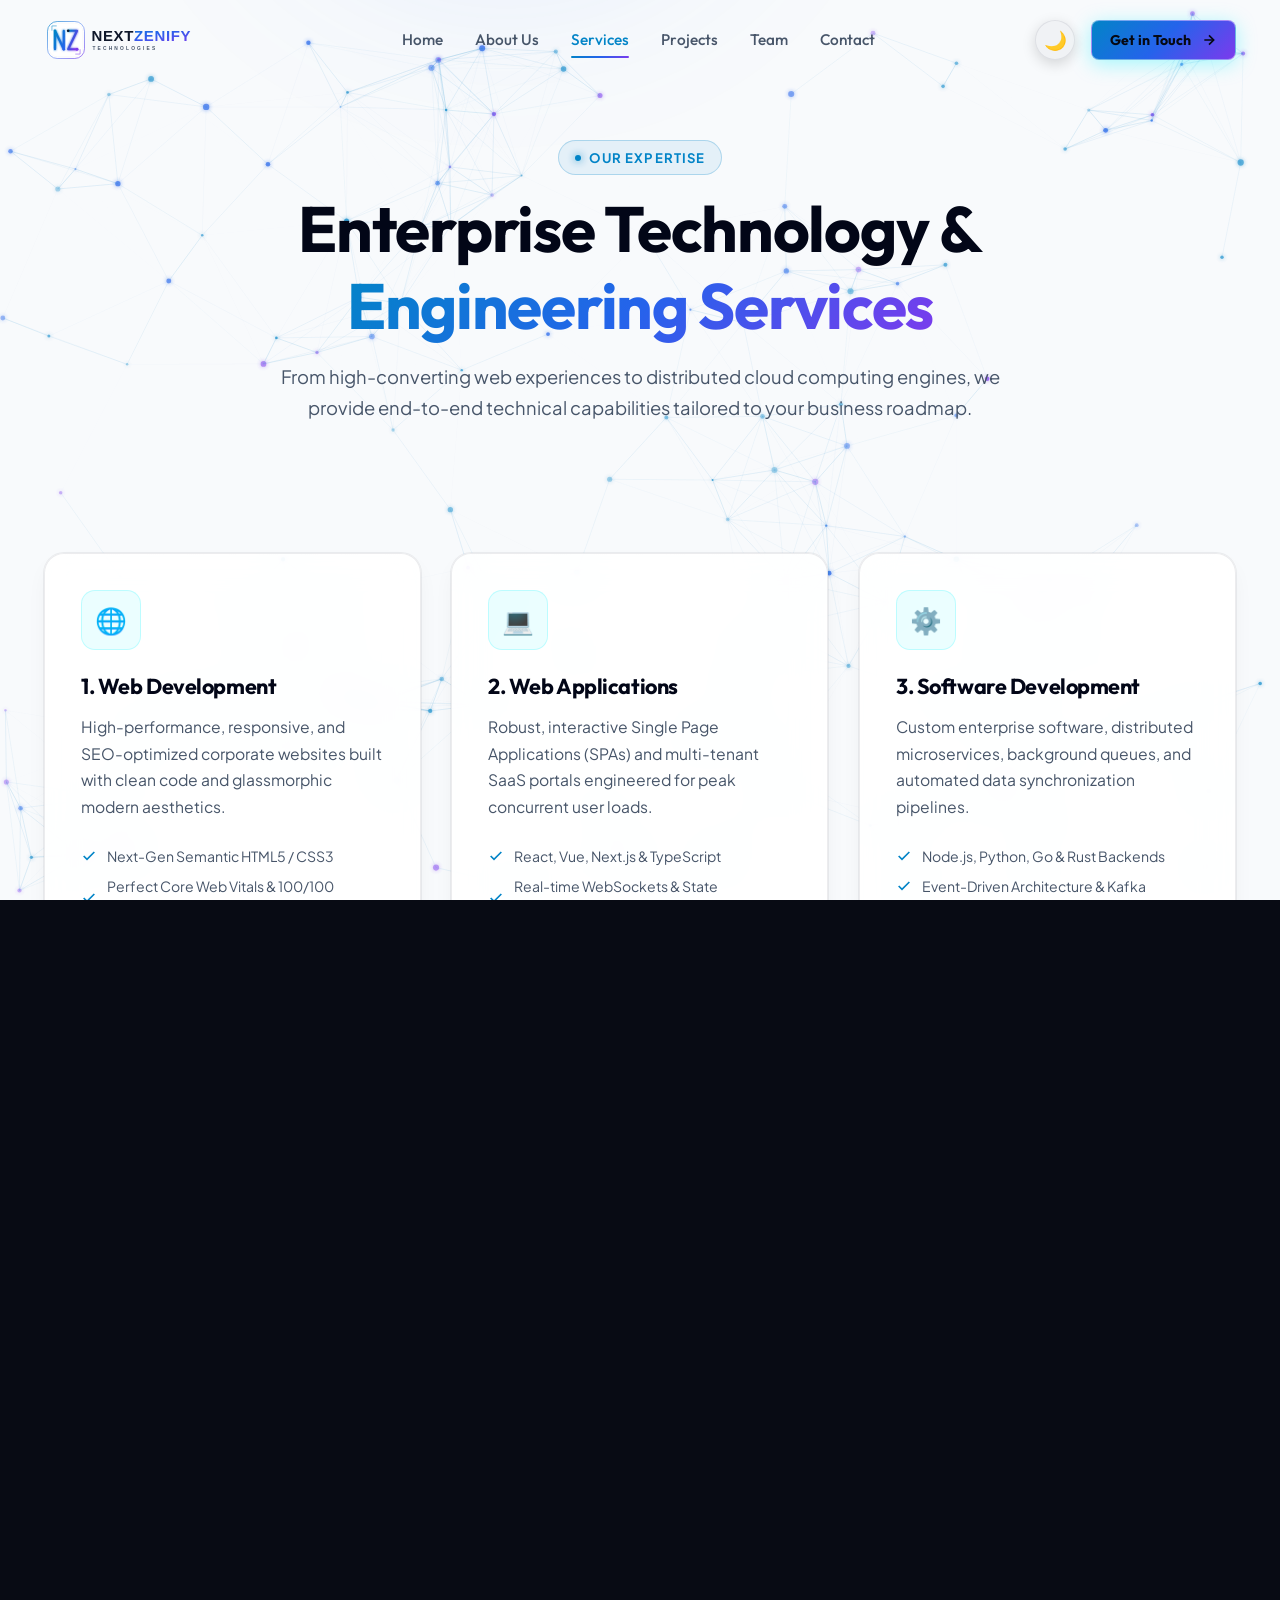
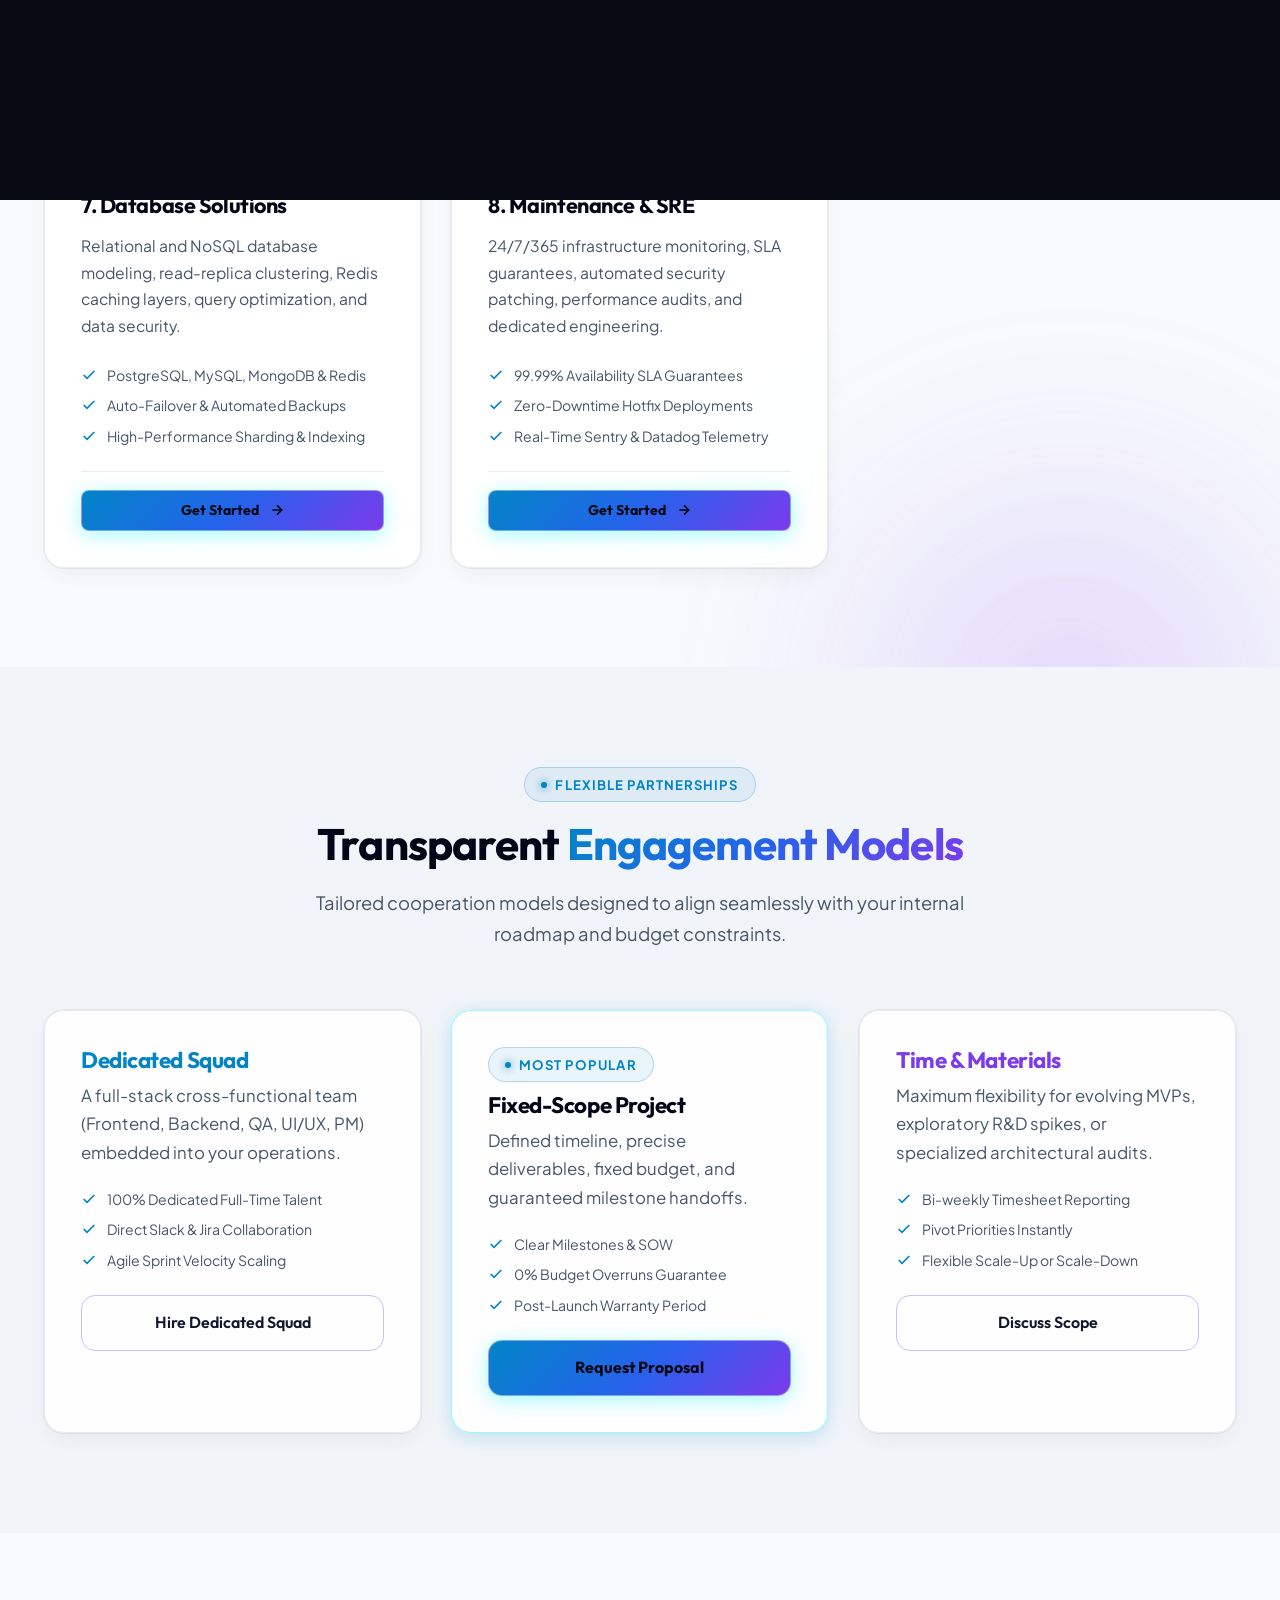
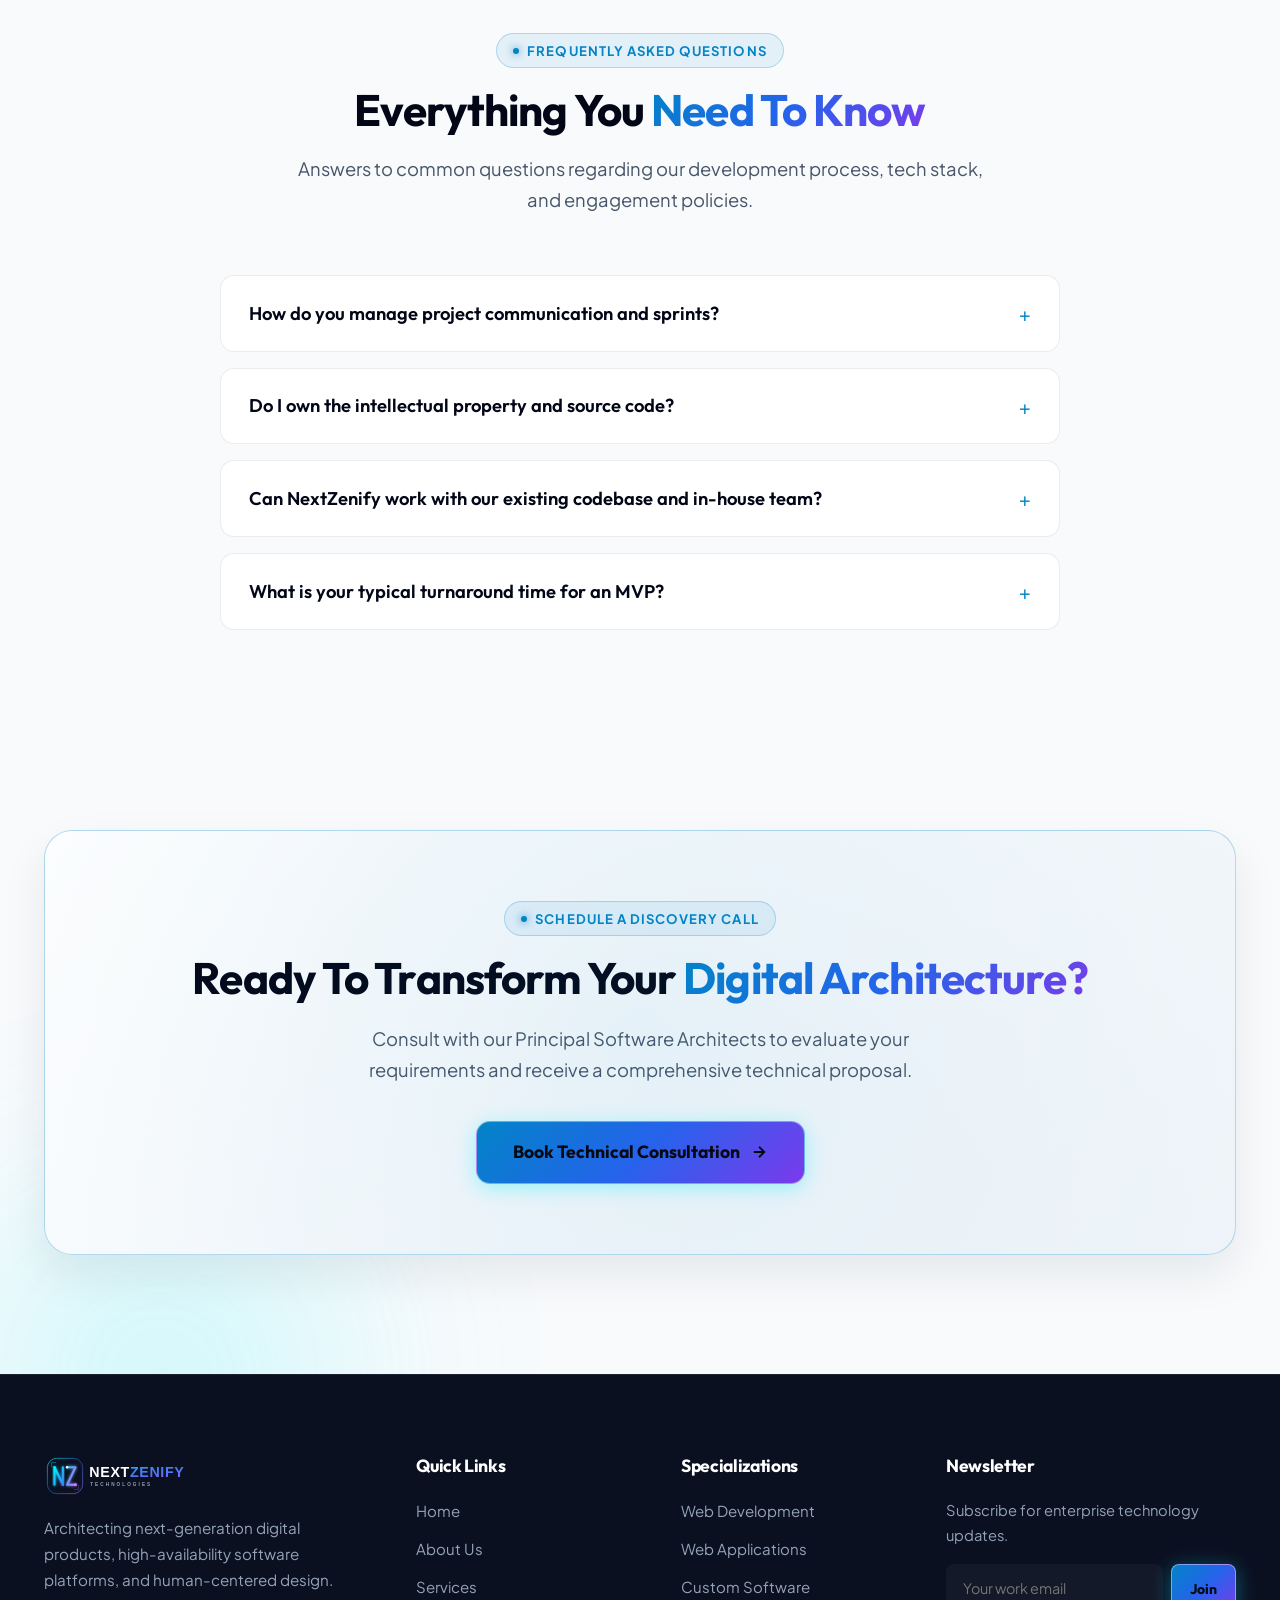
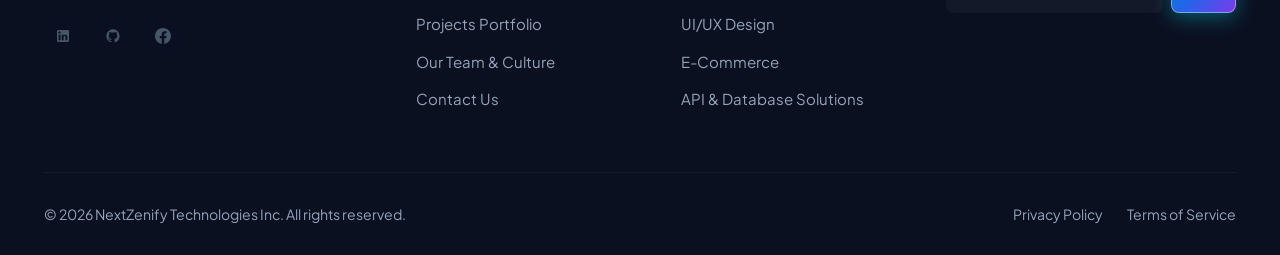
<file: services.html>
<!DOCTYPE html>
<html lang="en">
<head>
  <meta charset="UTF-8" />
  <meta name="viewport" content="width=device-width, initial-scale=1.0" />
  <title>Services | NextZenify Technologies - Full-Spectrum Software Engineering</title>
  <meta name="description" content="Explore NextZenify Technologies core services: Web Development, Web Applications, Custom Software, UI/UX Design, E-Commerce, API Development, Database Solutions, and 24/7 Maintenance." />
  <meta name="keywords" content="web development, web application development, custom software, UI UX design, ecommerce development, API development, database solutions, software maintenance" />
  <meta name="author" content="NextZenify Technologies" />

  <!-- Open Graph -->
  <meta property="og:title" content="Services | NextZenify Technologies" />
  <meta property="og:description" content="Custom software engineering and modern technology solutions engineered for scale." />
  <meta property="og:image" content="images/logo/logo.svg" />

  <!-- Favicon -->
  <link rel="icon" type="image/svg+xml" href="images/logo/favicon.svg" />

  <!-- Google Fonts -->
  <link rel="preconnect" href="https://fonts.googleapis.com" />
  <link rel="preconnect" href="https://fonts.gstatic.com" />
  <link href="https://fonts.googleapis.com/css2?family=JetBrains+Mono:wght@400;600;700&family=Outfit:wght@400;500;600;700;800;900&family=Plus+Jakarta+Sans:wght@300;400;500;600;700&display=swap" rel="stylesheet" />

  <!-- Theme Initialization (Zero Flash) -->
  <script>
    (function(){const t=localStorage.getItem('nextzenify-theme');const p=window.matchMedia&&window.matchMedia('(prefers-color-scheme: light)').matches;document.documentElement.setAttribute('data-theme',t||(p?'light':'dark'));})();
  </script>

  <!-- Stylesheets -->
  <link rel="stylesheet" href="css/style.css?v=2.5" />
  <link rel="stylesheet" href="css/animations.css?v=2.5" />
  <link rel="stylesheet" href="css/responsive.css?v=2.5" />
</head>
<body>

  <!-- Preloader -->
  <div id="page-preloader">
    <div class="loader-brand">
      <img src="images/logo/favicon.svg" alt="NextZenify" class="loader-logo" />
      <div class="loader-text">NEXT<span class="text-cyan">ZENIFY</span></div>
      <div class="loader-bar-container">
        <div class="loader-bar-fill"></div>
      </div>
    </div>
  </div>

  <!-- Background Canvas & Ambient Blobs -->
  <canvas id="bg-canvas"></canvas>
  <div class="bg-ambient-blob blob-1"></div>
  <div class="bg-ambient-blob blob-2"></div>
  <div class="bg-ambient-blob blob-3"></div>

  <!-- Sticky Navbar -->
  <header class="navbar" id="navbar">
    <div class="container nav-container">
      <a href="index.html" class="nav-brand" aria-label="NextZenify Technologies Home">
        <img src="images/logo/logo.svg" alt="NextZenify Technologies Logo" />
      </a>

      <nav class="nav-links" aria-label="Main Navigation">
        <a href="index.html" class="nav-link">Home</a>
        <a href="about.html" class="nav-link">About Us</a>
        <a href="services.html" class="nav-link active">Services</a>
        <a href="projects.html" class="nav-link">Projects</a>
        <a href="team.html" class="nav-link">Team</a>
        <a href="contact.html" class="nav-link">Contact</a>
      </nav>

      <div class="nav-cta">
        <!-- Dark / Light Mode Toggle Button -->
        <button class="theme-toggle-btn" id="theme-toggle-btn" title="Toggle Theme" aria-label="Toggle Theme">
          <span class="theme-icon sun-icon">☀️</span>
          <span class="theme-icon moon-icon">🌙</span>
        </button>

        <a href="contact.html" class="btn btn-primary btn-sm">
          <span>Get in Touch</span>
          <svg class="icon-arrow" width="16" height="16" viewBox="0 0 24 24" fill="none" stroke="currentColor" stroke-width="2.5"><line x1="5" y1="12" x2="19" y2="12"></line><polyline points="12 5 19 12 12 19"></polyline></svg>
        </a>
      </div>

      <button class="nav-hamburger" aria-label="Toggle navigation menu" aria-expanded="false">
        <span></span>
        <span></span>
        <span></span>
      </button>
    </div>
  </header>

  <!-- Mobile Nav Drawer -->
  <div class="mobile-nav-overlay" id="mobile-nav-overlay" aria-hidden="true">
    <!-- Top Header Bar with Logo and Close Button -->
    <div class="mobile-drawer-header">
      <a href="index.html" class="nav-brand" aria-label="NextZenify Home">
        <img src="images/logo/logo.svg" alt="NextZenify" style="height: 32px;" />
      </a>
      <button class="mobile-nav-close" id="mobile-nav-close" aria-label="Close navigation menu">
        <svg width="22" height="22" viewBox="0 0 24 24" fill="none" stroke="currentColor" stroke-width="2.5" stroke-linecap="round" stroke-linejoin="round">
          <line x1="18" y1="6" x2="6" y2="18"></line>
          <line x1="6" y1="6" x2="18" y2="18"></line>
        </svg>
      </button>
    </div>

    <nav class="mobile-nav-links">
      <a href="index.html" class="mobile-nav-link">Home</a>
      <a href="about.html" class="mobile-nav-link">About Us</a>
      <a href="services.html" class="mobile-nav-link active">Services</a>
      <a href="projects.html" class="mobile-nav-link">Projects</a>
      <a href="team.html" class="mobile-nav-link">Team</a>
      <a href="contact.html" class="mobile-nav-link">Contact</a>
      
      <!-- Mobile Theme Toggle -->
      <button class="theme-toggle-btn mobile-theme-btn" id="mobile-theme-toggle-btn" title="Toggle Theme" aria-label="Toggle Theme">
        <span class="theme-icon sun-icon">☀️</span>
        <span class="theme-icon moon-icon">🌙</span>
        <span class="theme-label">Light Mode</span>
      </button>

      <a href="contact.html" class="btn btn-primary" style="margin-top: 14px;">Get Started</a>
    </nav>
  </div>

  <main>
    <!-- PAGE HERO -->
    <section class="section" style="padding-top: calc(var(--nav-height) + 60px); padding-bottom: 60px;">
      <div class="container text-center">
        <div class="section-header reveal">
          <div class="badge-tag">OUR EXPERTISE</div>
          <h1 class="section-title">Enterprise Technology &amp; <span class="text-gradient">Engineering Services</span></h1>
          <p class="section-subtitle" style="max-width: 780px; margin: 0 auto;">
            From high-converting web experiences to distributed cloud computing engines, we provide end-to-end technical capabilities tailored to your business roadmap.
          </p>
        </div>
      </div>
    </section>

    <!-- 8 SERVICE CARDS SECTION -->
    <section class="section" style="padding-top: 10px;">
      <div class="container">
        <div class="services-grid" style="grid-template-columns: repeat(auto-fit, minmax(280px, 1fr));">
          
          <!-- 1. Web Development -->
          <div class="glass-card service-card reveal delay-100 tilt-card">
            <div>
              <div class="service-icon-wrap">🌐</div>
              <h3 class="service-title">1. Web Development</h3>
              <p class="service-desc">
                High-performance, responsive, and SEO-optimized corporate websites built with clean code and glassmorphic modern aesthetics.
              </p>
              <ul class="service-features">
                <li class="service-feature-item"><svg width="16" height="16" viewBox="0 0 24 24" fill="none" stroke="currentColor" stroke-width="2.5"><polyline points="20 6 9 17 4 12"></polyline></svg> Next-Gen Semantic HTML5 / CSS3</li>
                <li class="service-feature-item"><svg width="16" height="16" viewBox="0 0 24 24" fill="none" stroke="currentColor" stroke-width="2.5"><polyline points="20 6 9 17 4 12"></polyline></svg> Perfect Core Web Vitals &amp; 100/100 Lighthouse</li>
                <li class="service-feature-item"><svg width="16" height="16" viewBox="0 0 24 24" fill="none" stroke="currentColor" stroke-width="2.5"><polyline points="20 6 9 17 4 12"></polyline></svg> Headless CMS &amp; Static Site Generation</li>
              </ul>
            </div>
            <div class="service-footer">
              <a href="contact.html?service=web-dev" class="btn btn-primary btn-sm" style="width: 100%;">
                <span>Get Started</span>
                <svg width="16" height="16" viewBox="0 0 24 24" fill="none" stroke="currentColor" stroke-width="2.5"><line x1="5" y1="12" x2="19" y2="12"></line><polyline points="12 5 19 12 12 19"></polyline></svg>
              </a>
            </div>
          </div>

          <!-- 2. Web Application Development -->
          <div class="glass-card service-card reveal delay-200 tilt-card">
            <div>
              <div class="service-icon-wrap">💻</div>
              <h3 class="service-title">2. Web Applications</h3>
              <p class="service-desc">
                Robust, interactive Single Page Applications (SPAs) and multi-tenant SaaS portals engineered for peak concurrent user loads.
              </p>
              <ul class="service-features">
                <li class="service-feature-item"><svg width="16" height="16" viewBox="0 0 24 24" fill="none" stroke="currentColor" stroke-width="2.5"><polyline points="20 6 9 17 4 12"></polyline></svg> React, Vue, Next.js &amp; TypeScript</li>
                <li class="service-feature-item"><svg width="16" height="16" viewBox="0 0 24 24" fill="none" stroke="currentColor" stroke-width="2.5"><polyline points="20 6 9 17 4 12"></polyline></svg> Real-time WebSockets &amp; State Management</li>
                <li class="service-feature-item"><svg width="16" height="16" viewBox="0 0 24 24" fill="none" stroke="currentColor" stroke-width="2.5"><polyline points="20 6 9 17 4 12"></polyline></svg> Enterprise Role-Based Access Control (RBAC)</li>
              </ul>
            </div>
            <div class="service-footer">
              <a href="contact.html?service=web-apps" class="btn btn-primary btn-sm" style="width: 100%;">
                <span>Get Started</span>
                <svg width="16" height="16" viewBox="0 0 24 24" fill="none" stroke="currentColor" stroke-width="2.5"><line x1="5" y1="12" x2="19" y2="12"></line><polyline points="12 5 19 12 12 19"></polyline></svg>
              </a>
            </div>
          </div>

          <!-- 3. Software Development -->
          <div class="glass-card service-card reveal delay-300 tilt-card">
            <div>
              <div class="service-icon-wrap">⚙️</div>
              <h3 class="service-title">3. Software Development</h3>
              <p class="service-desc">
                Custom enterprise software, distributed microservices, background queues, and automated data synchronization pipelines.
              </p>
              <ul class="service-features">
                <li class="service-feature-item"><svg width="16" height="16" viewBox="0 0 24 24" fill="none" stroke="currentColor" stroke-width="2.5"><polyline points="20 6 9 17 4 12"></polyline></svg> Node.js, Python, Go &amp; Rust Backends</li>
                <li class="service-feature-item"><svg width="16" height="16" viewBox="0 0 24 24" fill="none" stroke="currentColor" stroke-width="2.5"><polyline points="20 6 9 17 4 12"></polyline></svg> Event-Driven Architecture &amp; Kafka</li>
                <li class="service-feature-item"><svg width="16" height="16" viewBox="0 0 24 24" fill="none" stroke="currentColor" stroke-width="2.5"><polyline points="20 6 9 17 4 12"></polyline></svg> Containerized Kubernetes Deployments</li>
              </ul>
            </div>
            <div class="service-footer">
              <a href="contact.html?service=custom-software" class="btn btn-primary btn-sm" style="width: 100%;">
                <span>Get Started</span>
                <svg width="16" height="16" viewBox="0 0 24 24" fill="none" stroke="currentColor" stroke-width="2.5"><line x1="5" y1="12" x2="19" y2="12"></line><polyline points="12 5 19 12 12 19"></polyline></svg>
              </a>
            </div>
          </div>

          <!-- 4. UI/UX Design -->
          <div class="glass-card service-card reveal delay-400 tilt-card">
            <div>
              <div class="service-icon-wrap">🎨</div>
              <h3 class="service-title">4. UI/UX Design</h3>
              <p class="service-desc">
                Human-centered visual design, interactive design systems, wireframing, WebGL graphics, and frictionless customer onboarding journeys.
              </p>
              <ul class="service-features">
                <li class="service-feature-item"><svg width="16" height="16" viewBox="0 0 24 24" fill="none" stroke="currentColor" stroke-width="2.5"><polyline points="20 6 9 17 4 12"></polyline></svg> Figma Design Systems &amp; Tokens</li>
                <li class="service-feature-item"><svg width="16" height="16" viewBox="0 0 24 24" fill="none" stroke="currentColor" stroke-width="2.5"><polyline points="20 6 9 17 4 12"></polyline></svg> Glassmorphic UI &amp; Micro-Animations</li>
                <li class="service-feature-item"><svg width="16" height="16" viewBox="0 0 24 24" fill="none" stroke="currentColor" stroke-width="2.5"><polyline points="20 6 9 17 4 12"></polyline></svg> Conversion Rate Optimization (CRO)</li>
              </ul>
            </div>
            <div class="service-footer">
              <a href="contact.html?service=ui-ux" class="btn btn-primary btn-sm" style="width: 100%;">
                <span>Get Started</span>
                <svg width="16" height="16" viewBox="0 0 24 24" fill="none" stroke="currentColor" stroke-width="2.5"><line x1="5" y1="12" x2="19" y2="12"></line><polyline points="12 5 19 12 12 19"></polyline></svg>
              </a>
            </div>
          </div>

          <!-- 5. E-commerce Development -->
          <div class="glass-card service-card reveal delay-100 tilt-card">
            <div>
              <div class="service-icon-wrap">🛍️</div>
              <h3 class="service-title">5. E-Commerce Solutions</h3>
              <p class="service-desc">
                Scalable headless storefronts, frictionless 1-click checkout flows, and automated inventory sync built for high flash-sale volumes.
              </p>
              <ul class="service-features">
                <li class="service-feature-item"><svg width="16" height="16" viewBox="0 0 24 24" fill="none" stroke="currentColor" stroke-width="2.5"><polyline points="20 6 9 17 4 12"></polyline></svg> Headless Shopify Plus &amp; Custom Storefronts</li>
                <li class="service-feature-item"><svg width="16" height="16" viewBox="0 0 24 24" fill="none" stroke="currentColor" stroke-width="2.5"><polyline points="20 6 9 17 4 12"></polyline></svg> Stripe, PayPal &amp; Crypto Payments</li>
                <li class="service-feature-item"><svg width="16" height="16" viewBox="0 0 24 24" fill="none" stroke="currentColor" stroke-width="2.5"><polyline points="20 6 9 17 4 12"></polyline></svg> Multi-Currency &amp; Automated Tax Routing</li>
              </ul>
            </div>
            <div class="service-footer">
              <a href="contact.html?service=ecommerce" class="btn btn-primary btn-sm" style="width: 100%;">
                <span>Get Started</span>
                <svg width="16" height="16" viewBox="0 0 24 24" fill="none" stroke="currentColor" stroke-width="2.5"><line x1="5" y1="12" x2="19" y2="12"></line><polyline points="12 5 19 12 12 19"></polyline></svg>
              </a>
            </div>
          </div>

          <!-- 6. API Development -->
          <div class="glass-card service-card reveal delay-200 tilt-card">
            <div>
              <div class="service-icon-wrap">🔌</div>
              <h3 class="service-title">6. API Development</h3>
              <p class="service-desc">
                Ultra-fast RESTful and GraphQL API gateways, secure OAuth2 token authentication, third-party integrations, and webhooks.
              </p>
              <ul class="service-features">
                <li class="service-feature-item"><svg width="16" height="16" viewBox="0 0 24 24" fill="none" stroke="currentColor" stroke-width="2.5"><polyline points="20 6 9 17 4 12"></polyline></svg> High-Throughput REST &amp; GraphQL</li>
                <li class="service-feature-item"><svg width="16" height="16" viewBox="0 0 24 24" fill="none" stroke="currentColor" stroke-width="2.5"><polyline points="20 6 9 17 4 12"></polyline></svg> Rate-limiting &amp; API Key Gateways</li>
                <li class="service-feature-item"><svg width="16" height="16" viewBox="0 0 24 24" fill="none" stroke="currentColor" stroke-width="2.5"><polyline points="20 6 9 17 4 12"></polyline></svg> Swagger / OpenAPI Auto-Documentation</li>
              </ul>
            </div>
            <div class="service-footer">
              <a href="contact.html?service=api-dev" class="btn btn-primary btn-sm" style="width: 100%;">
                <span>Get Started</span>
                <svg width="16" height="16" viewBox="0 0 24 24" fill="none" stroke="currentColor" stroke-width="2.5"><line x1="5" y1="12" x2="19" y2="12"></line><polyline points="12 5 19 12 12 19"></polyline></svg>
              </a>
            </div>
          </div>

          <!-- 7. Database Solutions -->
          <div class="glass-card service-card reveal delay-300 tilt-card">
            <div>
              <div class="service-icon-wrap">🗄️</div>
              <h3 class="service-title">7. Database Solutions</h3>
              <p class="service-desc">
                Relational and NoSQL database modeling, read-replica clustering, Redis caching layers, query optimization, and data security.
              </p>
              <ul class="service-features">
                <li class="service-feature-item"><svg width="16" height="16" viewBox="0 0 24 24" fill="none" stroke="currentColor" stroke-width="2.5"><polyline points="20 6 9 17 4 12"></polyline></svg> PostgreSQL, MySQL, MongoDB &amp; Redis</li>
                <li class="service-feature-item"><svg width="16" height="16" viewBox="0 0 24 24" fill="none" stroke="currentColor" stroke-width="2.5"><polyline points="20 6 9 17 4 12"></polyline></svg> Auto-Failover &amp; Automated Backups</li>
                <li class="service-feature-item"><svg width="16" height="16" viewBox="0 0 24 24" fill="none" stroke="currentColor" stroke-width="2.5"><polyline points="20 6 9 17 4 12"></polyline></svg> High-Performance Sharding &amp; Indexing</li>
              </ul>
            </div>
            <div class="service-footer">
              <a href="contact.html?service=database" class="btn btn-primary btn-sm" style="width: 100%;">
                <span>Get Started</span>
                <svg width="16" height="16" viewBox="0 0 24 24" fill="none" stroke="currentColor" stroke-width="2.5"><line x1="5" y1="12" x2="19" y2="12"></line><polyline points="12 5 19 12 12 19"></polyline></svg>
              </a>
            </div>
          </div>

          <!-- 8. Maintenance & Support -->
          <div class="glass-card service-card reveal delay-400 tilt-card">
            <div>
              <div class="service-icon-wrap">🛡️</div>
              <h3 class="service-title">8. Maintenance &amp; SRE</h3>
              <p class="service-desc">
                24/7/365 infrastructure monitoring, SLA guarantees, automated security patching, performance audits, and dedicated engineering.
              </p>
              <ul class="service-features">
                <li class="service-feature-item"><svg width="16" height="16" viewBox="0 0 24 24" fill="none" stroke="currentColor" stroke-width="2.5"><polyline points="20 6 9 17 4 12"></polyline></svg> 99.99% Availability SLA Guarantees</li>
                <li class="service-feature-item"><svg width="16" height="16" viewBox="0 0 24 24" fill="none" stroke="currentColor" stroke-width="2.5"><polyline points="20 6 9 17 4 12"></polyline></svg> Zero-Downtime Hotfix Deployments</li>
                <li class="service-feature-item"><svg width="16" height="16" viewBox="0 0 24 24" fill="none" stroke="currentColor" stroke-width="2.5"><polyline points="20 6 9 17 4 12"></polyline></svg> Real-Time Sentry &amp; Datadog Telemetry</li>
              </ul>
            </div>
            <div class="service-footer">
              <a href="contact.html?service=maintenance" class="btn btn-primary btn-sm" style="width: 100%;">
                <span>Get Started</span>
                <svg width="16" height="16" viewBox="0 0 24 24" fill="none" stroke="currentColor" stroke-width="2.5"><line x1="5" y1="12" x2="19" y2="12"></line><polyline points="12 5 19 12 12 19"></polyline></svg>
              </a>
            </div>
          </div>

        </div>
      </div>
    </section>

    <!-- ENGAGEMENT MODELS SECTION -->
    <section class="section" style="background: var(--bg-secondary);">
      <div class="container">
        <div class="section-header reveal">
          <div class="badge-tag">FLEXIBLE PARTNERSHIPS</div>
          <h2 class="section-title">Transparent <span class="text-gradient">Engagement Models</span></h2>
          <p class="section-subtitle">
            Tailored cooperation models designed to align seamlessly with your internal roadmap and budget constraints.
          </p>
        </div>

        <div class="features-grid">
          <!-- Model 1 -->
          <div class="glass-card reveal delay-100 tilt-card">
            <h3 style="font-size: 1.4rem; color: var(--accent-cyan); margin-bottom: 8px;">Dedicated Squad</h3>
            <p style="margin-bottom: 20px;">A full-stack cross-functional team (Frontend, Backend, QA, UI/UX, PM) embedded into your operations.</p>
            <ul class="service-features" style="margin-bottom: 24px;">
              <li class="service-feature-item"><svg width="16" height="16" viewBox="0 0 24 24" fill="none" stroke="currentColor" stroke-width="2.5"><polyline points="20 6 9 17 4 12"></polyline></svg> 100% Dedicated Full-Time Talent</li>
              <li class="service-feature-item"><svg width="16" height="16" viewBox="0 0 24 24" fill="none" stroke="currentColor" stroke-width="2.5"><polyline points="20 6 9 17 4 12"></polyline></svg> Direct Slack &amp; Jira Collaboration</li>
              <li class="service-feature-item"><svg width="16" height="16" viewBox="0 0 24 24" fill="none" stroke="currentColor" stroke-width="2.5"><polyline points="20 6 9 17 4 12"></polyline></svg> Agile Sprint Velocity Scaling</li>
            </ul>
            <a href="contact.html" class="btn btn-outline" style="width: 100%;">Hire Dedicated Squad</a>
          </div>

          <!-- Model 2 -->
          <div class="glass-card reveal delay-200 tilt-card" style="border-color: rgba(0, 242, 254, 0.4); box-shadow: var(--glow-cyan);">
            <div class="badge-tag" style="margin-bottom: 10px;">MOST POPULAR</div>
            <h3 style="font-size: 1.4rem; color: var(--text-highlight); margin-bottom: 8px;">Fixed-Scope Project</h3>
            <p style="margin-bottom: 20px;">Defined timeline, precise deliverables, fixed budget, and guaranteed milestone handoffs.</p>
            <ul class="service-features" style="margin-bottom: 24px;">
              <li class="service-feature-item"><svg width="16" height="16" viewBox="0 0 24 24" fill="none" stroke="currentColor" stroke-width="2.5"><polyline points="20 6 9 17 4 12"></polyline></svg> Clear Milestones &amp; SOW</li>
              <li class="service-feature-item"><svg width="16" height="16" viewBox="0 0 24 24" fill="none" stroke="currentColor" stroke-width="2.5"><polyline points="20 6 9 17 4 12"></polyline></svg> 0% Budget Overruns Guarantee</li>
              <li class="service-feature-item"><svg width="16" height="16" viewBox="0 0 24 24" fill="none" stroke="currentColor" stroke-width="2.5"><polyline points="20 6 9 17 4 12"></polyline></svg> Post-Launch Warranty Period</li>
            </ul>
            <a href="contact.html" class="btn btn-primary" style="width: 100%;">Request Proposal</a>
          </div>

          <!-- Model 3 -->
          <div class="glass-card reveal delay-300 tilt-card">
            <h3 style="font-size: 1.4rem; color: var(--accent-purple); margin-bottom: 8px;">Time &amp; Materials</h3>
            <p style="margin-bottom: 20px;">Maximum flexibility for evolving MVPs, exploratory R&amp;D spikes, or specialized architectural audits.</p>
            <ul class="service-features" style="margin-bottom: 24px;">
              <li class="service-feature-item"><svg width="16" height="16" viewBox="0 0 24 24" fill="none" stroke="currentColor" stroke-width="2.5"><polyline points="20 6 9 17 4 12"></polyline></svg> Bi-weekly Timesheet Reporting</li>
              <li class="service-feature-item"><svg width="16" height="16" viewBox="0 0 24 24" fill="none" stroke="currentColor" stroke-width="2.5"><polyline points="20 6 9 17 4 12"></polyline></svg> Pivot Priorities Instantly</li>
              <li class="service-feature-item"><svg width="16" height="16" viewBox="0 0 24 24" fill="none" stroke="currentColor" stroke-width="2.5"><polyline points="20 6 9 17 4 12"></polyline></svg> Flexible Scale-Up or Scale-Down</li>
            </ul>
            <a href="contact.html" class="btn btn-outline" style="width: 100%;">Discuss Scope</a>
          </div>
        </div>
      </div>
    </section>

    <!-- INTERACTIVE FAQ ACCORDION -->
    <section class="section">
      <div class="container">
        <div class="section-header reveal">
          <div class="badge-tag">FREQUENTLY ASKED QUESTIONS</div>
          <h2 class="section-title">Everything You <span class="text-gradient">Need To Know</span></h2>
          <p class="section-subtitle">
            Answers to common questions regarding our development process, tech stack, and engagement policies.
          </p>
        </div>

        <div class="faq-list reveal">
          <!-- FAQ 1 -->
          <div class="faq-item">
            <div class="faq-header" role="button" tabindex="0" aria-expanded="false">
              <span class="faq-question">How do you manage project communication and sprints?</span>
              <span class="faq-icon">+</span>
            </div>
            <div class="faq-body">
              <p>We work in 2-week Agile sprints with regular async updates via Slack/Discord and bi-weekly live video demos. You receive direct access to GitHub/GitLab repositories and Jira/Linear boards.</p>
            </div>
          </div>

          <!-- FAQ 2 -->
          <div class="faq-item">
            <div class="faq-header" role="button" tabindex="0" aria-expanded="false">
              <span class="faq-question">Do I own the intellectual property and source code?</span>
              <span class="faq-icon">+</span>
            </div>
            <div class="faq-body">
              <p>Yes, 100%. Upon milestone completion and settlement, all source code, IP rights, designs, database schemas, and digital assets belong entirely to your company.</p>
            </div>
          </div>

          <!-- FAQ 3 -->
          <div class="faq-item">
            <div class="faq-header" role="button" tabindex="0" aria-expanded="false">
              <span class="faq-question">Can NextZenify work with our existing codebase and in-house team?</span>
              <span class="faq-icon">+</span>
            </div>
            <div class="faq-body">
              <p>Absolutely. We frequently augment existing teams, conduct codebase refactoring, migrate legacy systems to modern architectures, or build brand-new standalone features.</p>
            </div>
          </div>

          <!-- FAQ 4 -->
          <div class="faq-item">
            <div class="faq-header" role="button" tabindex="0" aria-expanded="false">
              <span class="faq-question">What is your typical turnaround time for an MVP?</span>
              <span class="faq-icon">+</span>
            </div>
            <div class="faq-body">
              <p>A production-ready MVP typically takes between 4 to 8 weeks depending on complexity. Enterprise platforms and large-scale SaaS systems generally follow a 3 to 6-month roadmap.</p>
            </div>
          </div>
        </div>
      </div>
    </section>

    <!-- CTA -->
    <section class="section" style="padding-bottom: 120px;">
      <div class="container">
        <div class="cta-box reveal">
          <div class="badge-tag">SCHEDULE A DISCOVERY CALL</div>
          <h2 class="cta-title">Ready To Transform Your <span class="text-gradient">Digital Architecture?</span></h2>
          <p class="cta-desc">
            Consult with our Principal Software Architects to evaluate your requirements and receive a comprehensive technical proposal.
          </p>
          <div class="cta-actions">
            <a href="contact.html" class="btn btn-primary btn-lg">
              <span>Book Technical Consultation</span>
              <svg class="icon-arrow" width="18" height="18" viewBox="0 0 24 24" fill="none" stroke="currentColor" stroke-width="2.5"><line x1="5" y1="12" x2="19" y2="12"></line><polyline points="12 5 19 12 12 19"></polyline></svg>
            </a>
          </div>
        </div>
      </div>
    </section>
  </main>

  <!-- Footer -->
  <footer class="footer">
    <div class="container">
      <div class="footer-grid">
        <div class="footer-brand">
          <a href="index.html">
            <img src="images/logo/logo.svg" alt="NextZenify Technologies Logo" style="height: 42px;" />
          </a>
          <p>Architecting next-generation digital products, high-availability software platforms, and human-centered design.</p>
          <div class="team-socials" style="justify-content: flex-start;">
            <a href="https://linkedin.com" target="_blank" rel="noopener" class="social-link" aria-label="LinkedIn">
              <svg width="16" height="16" viewBox="0 0 24 24" fill="currentColor" aria-hidden="true"><path d="M19 3a2 2 0 0 1 2 2v14a2 2 0 0 1-2 2H5a2 2 0 0 1-2-2V5a2 2 0 0 1 2-2h14m-.5 15.5v-5.3a3.26 3.26 0 0 0-3.26-3.26c-.85 0-1.84.52-2.28 1.3v-1.11h-2.79v8.37h2.79v-4.93c0-.77.62-1.4 1.39-1.4a1.4 1.4 0 0 1 1.4 1.4v4.93h2.75M6.88 8.56a1.68 1.68 0 0 0 1.68-1.68c0-.93-.75-1.69-1.68-1.69a1.69 1.69 0 0 0-1.69 1.69c0 .93.76 1.68 1.69 1.68m1.39 9.94v-8.37H5.5v8.37h2.77z"/></svg>
            </a>
            <a href="https://github.com" target="_blank" rel="noopener" class="social-link" aria-label="GitHub">
              <svg width="16" height="16" viewBox="0 0 24 24" fill="currentColor" aria-hidden="true"><path d="M12 2A10 10 0 0 0 2 12c0 4.42 2.87 8.17 6.84 9.5.5.08.66-.23.66-.5v-1.69c-2.77.6-3.36-1.34-3.36-1.34-.46-1.16-1.11-1.47-1.11-1.47-.91-.62.07-.6.07-.6 1 .07 1.53 1.03 1.53 1.03.87 1.52 2.34 1.07 2.91.83.1-.65.35-1.09.63-1.34-2.22-.25-4.55-1.11-4.55-4.92 0-1.11.38-2 1.03-2.71-.1-.25-.45-1.29.1-2.64 0 0 .84-.27 2.75 1.02.79-.22 1.65-.33 2.5-.33.85 0 1.71.11 2.5.33 1.91-1.29 2.75-1.02 2.75-1.02.55 1.35.2 2.39.1 2.64.65.71 1.03 1.6 1.03 2.71 0 3.82-2.34 4.66-4.57 4.91.36.31.69.92.69 1.85V21c0 .27.16.59.67.5C19.14 20.16 22 16.42 22 12A10 10 0 0 0 12 2z"/></svg>
            </a>
            <a href="https://facebook.com" target="_blank" rel="noopener" class="social-link" aria-label="Facebook">
              <svg width="16" height="16" viewBox="0 0 24 24" fill="currentColor" aria-hidden="true"><path d="M24 12.073c0-6.627-5.373-12-12-12s-12 5.373-12 12c0 5.99 4.388 10.954 10.125 11.854v-8.385H7.078v-3.47h3.047V9.43c0-3.007 1.792-4.669 4.533-4.669 1.312 0 2.686.235 2.686.235v2.953H15.83c-1.491 0-1.956.925-1.956 1.874v2.25h3.328l-.532 3.47h-2.796v8.385C19.612 23.027 24 18.062 24 12.073z"/></svg>
            </a>
          </div>
        </div>

        <div class="footer-col">
          <h5>Quick Links</h5>
          <ul class="footer-links">
            <li><a href="index.html">Home</a></li>
            <li><a href="about.html">About Us</a></li>
            <li><a href="services.html">Services</a></li>
            <li><a href="projects.html">Projects Portfolio</a></li>
            <li><a href="team.html">Our Team &amp; Culture</a></li>
            <li><a href="contact.html">Contact Us</a></li>
          </ul>
        </div>

        <div class="footer-col">
          <h5>Specializations</h5>
          <ul class="footer-links">
            <li><a href="services.html">Web Development</a></li>
            <li><a href="services.html">Web Applications</a></li>
            <li><a href="services.html">Custom Software</a></li>
            <li><a href="services.html">UI/UX Design</a></li>
            <li><a href="services.html">E-Commerce</a></li>
            <li><a href="services.html">API &amp; Database Solutions</a></li>
          </ul>
        </div>

        <div class="footer-col footer-newsletter">
          <h5>Newsletter</h5>
          <p>Subscribe for enterprise technology updates.</p>
          <form class="newsletter-form" onsubmit="event.preventDefault(); alert('Subscribed!');">
            <input type="email" placeholder="Your work email" class="newsletter-input" required />
            <button type="submit" class="btn btn-primary btn-sm">Join</button>
          </form>
        </div>
      </div>

      <div class="footer-bottom">
        <div>&copy; 2026 NextZenify Technologies Inc. All rights reserved.</div>
        <div class="footer-legal-links">
          <a href="#">Privacy Policy</a>
          <a href="#">Terms of Service</a>
        </div>
      </div>
    </div>
  </footer>

  <button id="back-to-top" aria-label="Back to top">↑</button>

  <script src="js/main.js"></script>
  <script src="js/animations.js"></script>
</body>
</html>
</file>
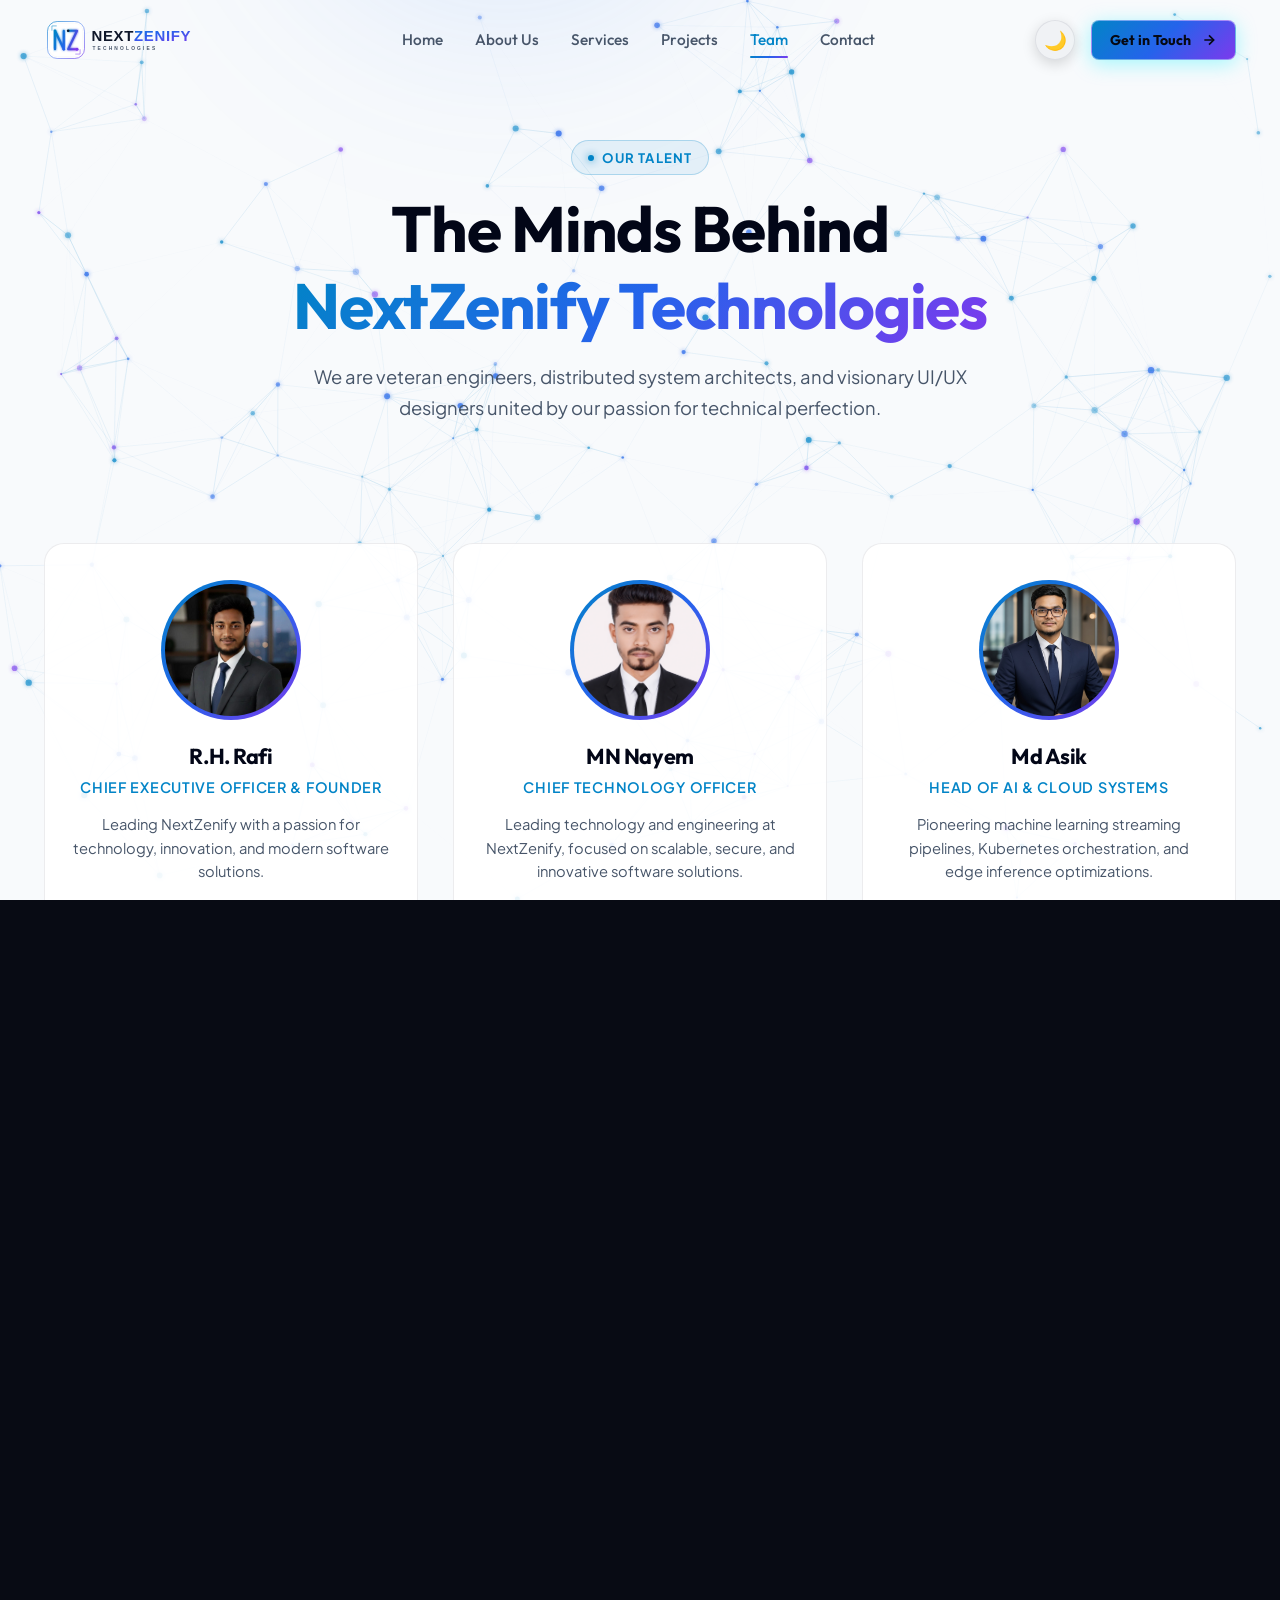
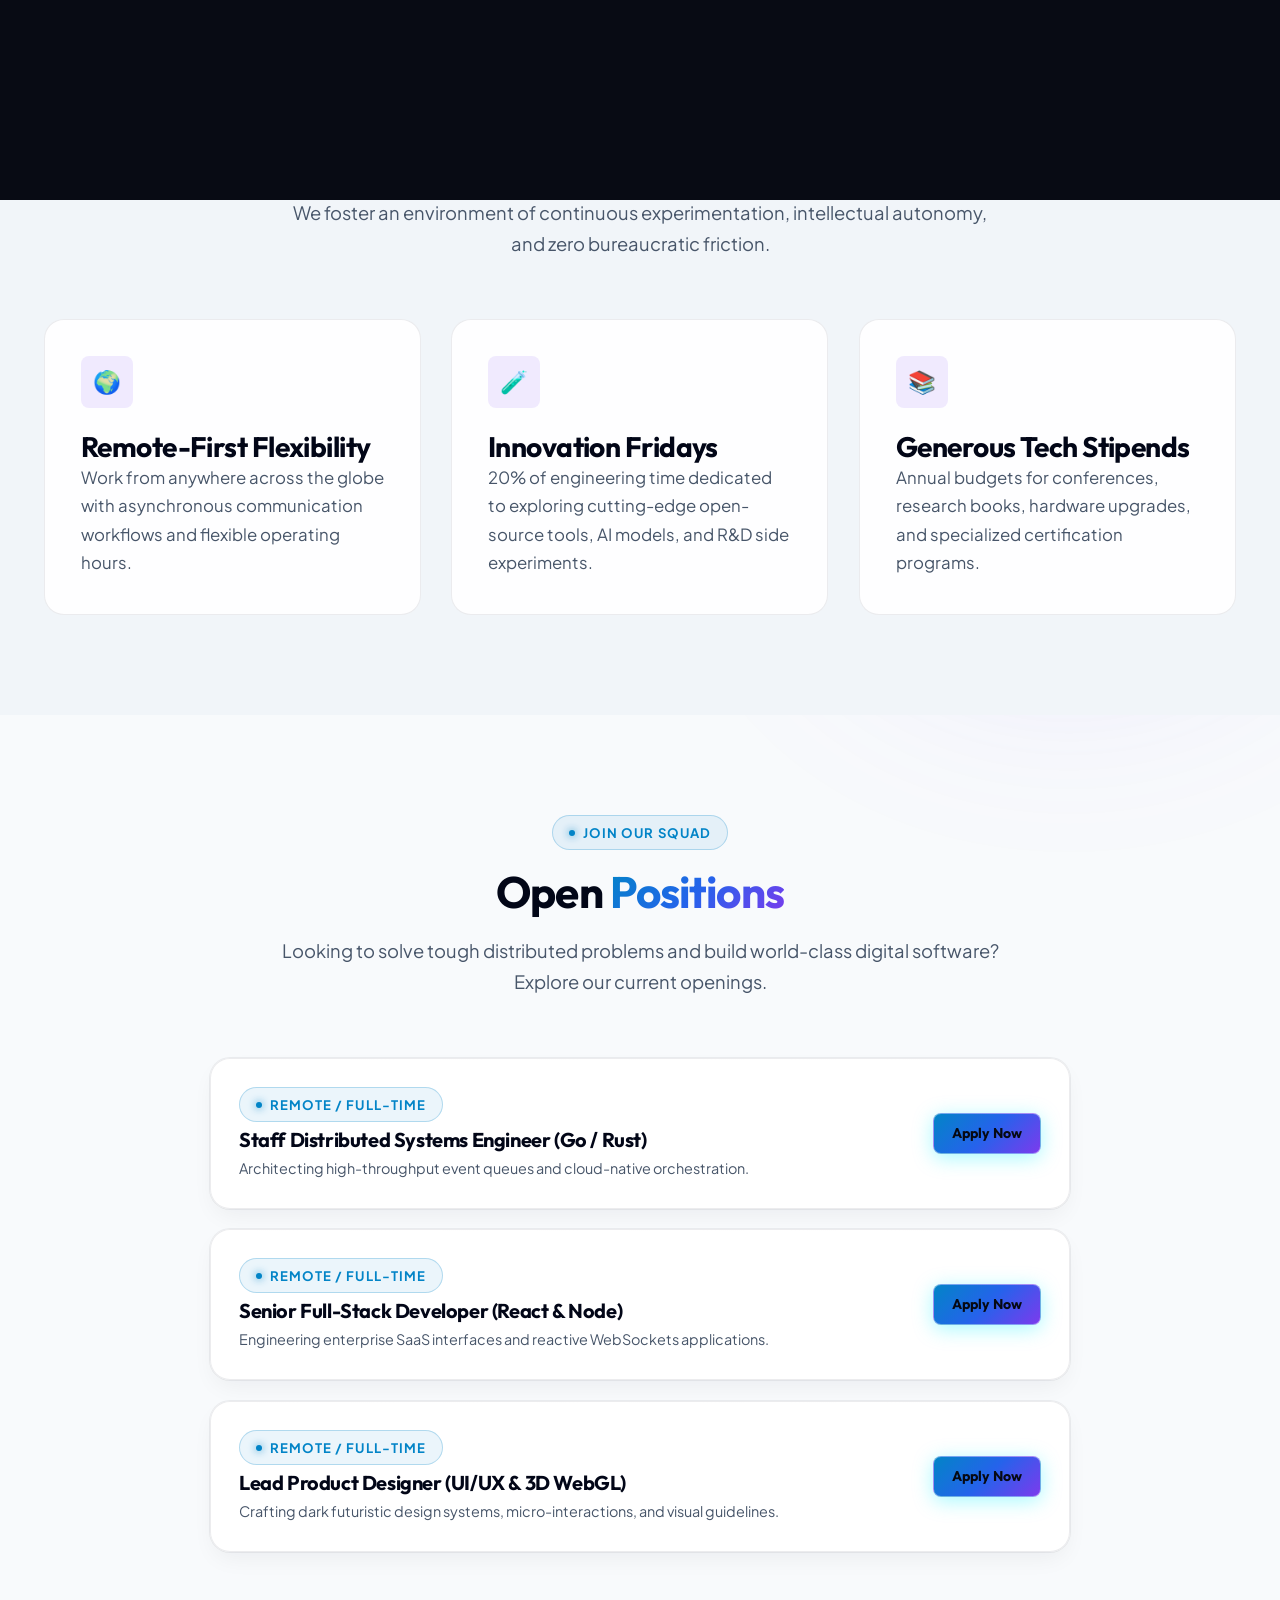
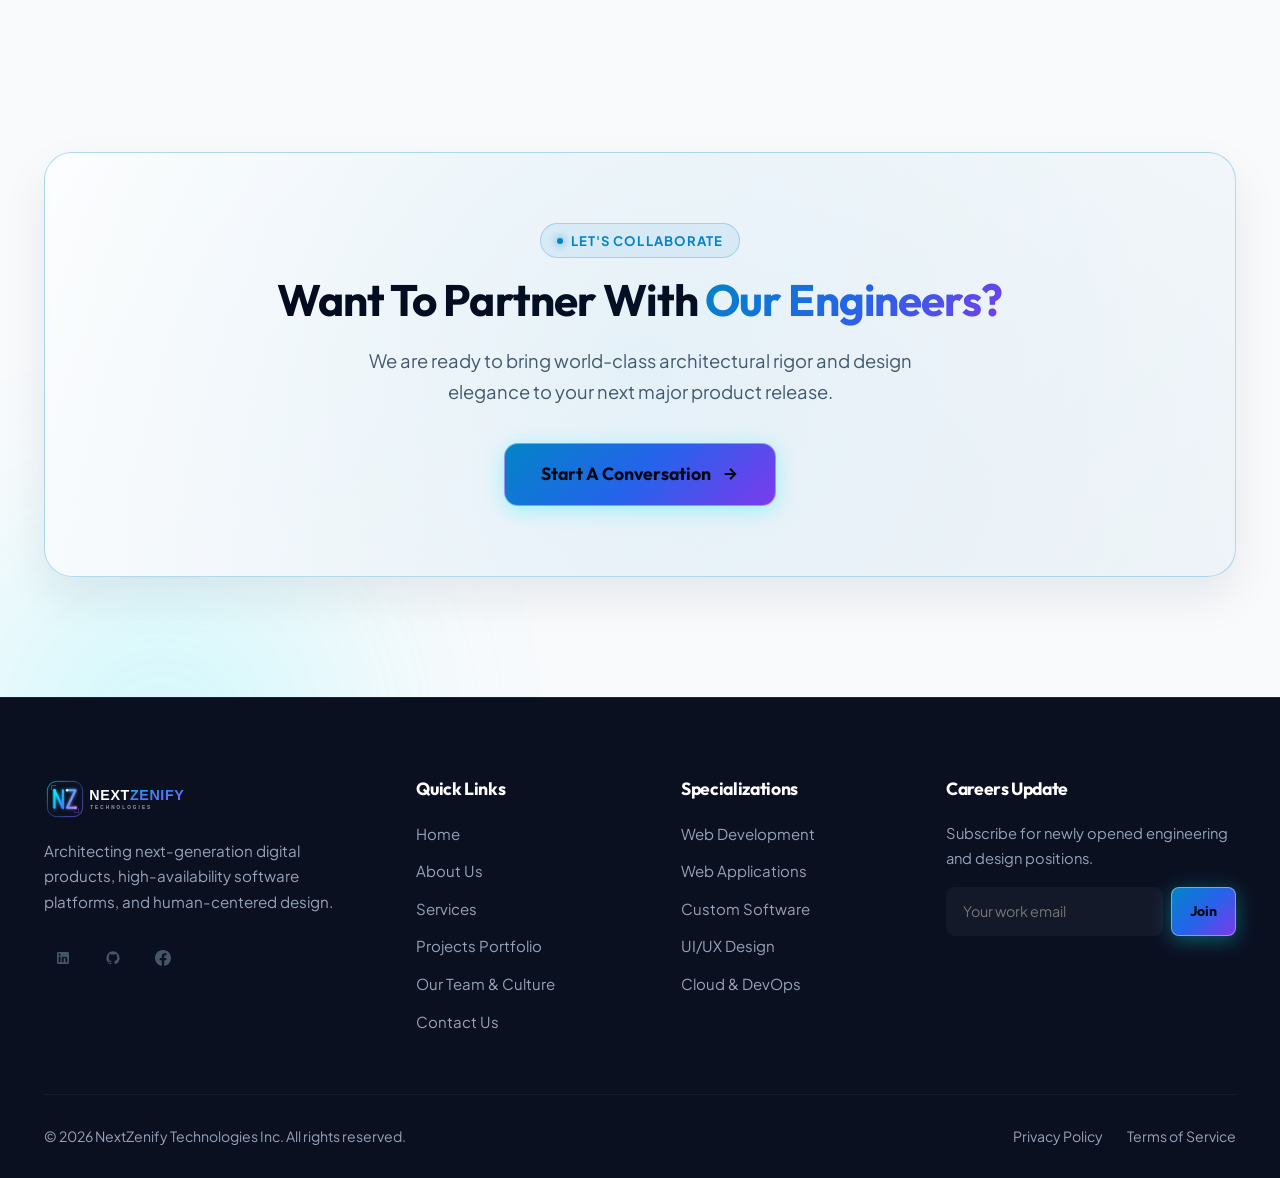
<file: team.html>
<!DOCTYPE html>
<html lang="en">
<head>
  <meta charset="UTF-8" />
  <meta name="viewport" content="width=device-width, initial-scale=1.0" />
  <title>Our Team &amp; Leadership | NextZenify Technologies - Meet The Engineers</title>
  <meta name="description" content="Meet the leadership, software architects, AI engineers, and UI/UX designers powering NextZenify Technologies." />
  <meta name="keywords" content="nextzenify team, software engineers, tech leadership, CTO, tech careers, company culture" />
  <meta name="author" content="NextZenify Technologies" />

  <!-- Open Graph -->
  <meta property="og:title" content="Our Team | NextZenify Technologies" />
  <meta property="og:description" content="Meet the innovators, architects, and engineers shaping tomorrow's technology." />
  <meta property="og:image" content="images/logo/logo.svg" />

  <!-- Favicon -->
  <link rel="icon" type="image/svg+xml" href="images/logo/favicon.svg" />

  <!-- Google Fonts -->
  <link rel="preconnect" href="https://fonts.googleapis.com" />
  <link rel="preconnect" href="https://fonts.gstatic.com" />
  <link href="https://fonts.googleapis.com/css2?family=JetBrains+Mono:wght@400;600;700&family=Outfit:wght@400;500;600;700;800;900&family=Plus+Jakarta+Sans:wght@300;400;500;600;700&display=swap" rel="stylesheet" />

  <!-- Theme Initialization (Zero Flash) -->
  <script>
    (function(){const t=localStorage.getItem('nextzenify-theme');const p=window.matchMedia&&window.matchMedia('(prefers-color-scheme: light)').matches;document.documentElement.setAttribute('data-theme',t||(p?'light':'dark'));})();
  </script>

  <!-- Stylesheets -->
  <link rel="stylesheet" href="css/style.css?v=2.5" />
  <link rel="stylesheet" href="css/animations.css?v=2.5" />
  <link rel="stylesheet" href="css/responsive.css?v=2.5" />
</head>
<body>

  <!-- Preloader -->
  <div id="page-preloader">
    <div class="loader-brand">
      <img src="images/logo/favicon.svg" alt="NextZenify" class="loader-logo" />
      <div class="loader-text">NEXT<span class="text-cyan">ZENIFY</span></div>
      <div class="loader-bar-container">
        <div class="loader-bar-fill"></div>
      </div>
    </div>
  </div>

  <!-- Background Canvas & Ambient Blobs -->
  <canvas id="bg-canvas"></canvas>
  <div class="bg-ambient-blob blob-1"></div>
  <div class="bg-ambient-blob blob-2"></div>
  <div class="bg-ambient-blob blob-3"></div>

  <!-- Sticky Navbar -->
  <header class="navbar" id="navbar">
    <div class="container nav-container">
      <a href="index.html" class="nav-brand" aria-label="NextZenify Technologies Home">
        <img src="images/logo/logo.svg" alt="NextZenify Technologies Logo" />
      </a>

      <nav class="nav-links" aria-label="Main Navigation">
        <a href="index.html" class="nav-link">Home</a>
        <a href="about.html" class="nav-link">About Us</a>
        <a href="services.html" class="nav-link">Services</a>
        <a href="projects.html" class="nav-link">Projects</a>
        <a href="team.html" class="nav-link active">Team</a>
        <a href="contact.html" class="nav-link">Contact</a>
      </nav>

      <div class="nav-cta">
        <!-- Dark / Light Mode Toggle Button -->
        <button class="theme-toggle-btn" id="theme-toggle-btn" title="Toggle Theme" aria-label="Toggle Theme">
          <span class="theme-icon sun-icon">☀️</span>
          <span class="theme-icon moon-icon">🌙</span>
        </button>

        <a href="contact.html" class="btn btn-primary btn-sm">
          <span>Get in Touch</span>
          <svg class="icon-arrow" width="16" height="16" viewBox="0 0 24 24" fill="none" stroke="currentColor" stroke-width="2.5"><line x1="5" y1="12" x2="19" y2="12"></line><polyline points="12 5 19 12 12 19"></polyline></svg>
        </a>
      </div>

      <button class="nav-hamburger" aria-label="Toggle navigation menu" aria-expanded="false">
        <span></span>
        <span></span>
        <span></span>
      </button>
    </div>
  </header>

  <!-- Mobile Nav Drawer -->
  <div class="mobile-nav-overlay" id="mobile-nav-overlay" aria-hidden="true">
    <!-- Top Header Bar with Logo and Close Button -->
    <div class="mobile-drawer-header">
      <a href="index.html" class="nav-brand" aria-label="NextZenify Home">
        <img src="images/logo/logo.svg" alt="NextZenify" style="height: 32px;" />
      </a>
      <button class="mobile-nav-close" id="mobile-nav-close" aria-label="Close navigation menu">
        <svg width="22" height="22" viewBox="0 0 24 24" fill="none" stroke="currentColor" stroke-width="2.5" stroke-linecap="round" stroke-linejoin="round">
          <line x1="18" y1="6" x2="6" y2="18"></line>
          <line x1="6" y1="6" x2="18" y2="18"></line>
        </svg>
      </button>
    </div>

    <nav class="mobile-nav-links">
      <a href="index.html" class="mobile-nav-link">Home</a>
      <a href="about.html" class="mobile-nav-link">About Us</a>
      <a href="services.html" class="mobile-nav-link">Services</a>
      <a href="projects.html" class="mobile-nav-link">Projects</a>
      <a href="team.html" class="mobile-nav-link active">Team</a>
      <a href="contact.html" class="mobile-nav-link">Contact</a>
      
      <!-- Mobile Theme Toggle -->
      <button class="theme-toggle-btn mobile-theme-btn" id="mobile-theme-toggle-btn" title="Toggle Theme" aria-label="Toggle Theme">
        <span class="theme-icon sun-icon">☀️</span>
        <span class="theme-icon moon-icon">🌙</span>
        <span class="theme-label">Light Mode</span>
      </button>

      <a href="contact.html" class="btn btn-primary" style="margin-top: 14px;">Get Started</a>
    </nav>
  </div>

  <main>
    <!-- PAGE HERO -->
    <section class="section" style="padding-top: calc(var(--nav-height) + 60px); padding-bottom: 50px;">
      <div class="container text-center">
        <div class="section-header reveal">
          <div class="badge-tag">OUR TALENT</div>
          <h1 class="section-title">The Minds Behind <span class="text-gradient">NextZenify Technologies</span></h1>
          <p class="section-subtitle" style="max-width: 780px; margin: 0 auto;">
            We are veteran engineers, distributed system architects, and visionary UI/UX designers united by our passion for technical perfection.
          </p>
        </div>
      </div>
    </section>

    <!-- TEAM MEMBERS GRID -->
    <section class="section" style="padding-top: 10px;">
      <div class="container">
        <div class="team-grid">
          
          <!-- Member 1: Marcus Vance -->
          <div class="team-card reveal delay-100 tilt-card">
            <div class="team-avatar-wrap">
              <img src="images/team/rafi.jpeg" alt="Marcus Vance" loading="lazy" />
            </div>
            <h3 class="team-name">R.H. Rafi</h3>
            <div class="team-role">Chief Executive Officer &amp; Founder</div>
            <p class="team-bio">
              Leading NextZenify with a passion for technology, innovation, and modern software solutions.
            </p>
            <div class="team-socials">
              <a href="https://www.linkedin.com/in/rhrafi/" target="_blank" rel="noopener" class="social-link" aria-label="LinkedIn">
                <svg width="16" height="16" viewBox="0 0 24 24" fill="currentColor" aria-hidden="true"><path d="M19 3a2 2 0 0 1 2 2v14a2 2 0 0 1-2 2H5a2 2 0 0 1-2-2V5a2 2 0 0 1 2-2h14m-.5 15.5v-5.3a3.26 3.26 0 0 0-3.26-3.26c-.85 0-1.84.52-2.28 1.3v-1.11h-2.79v8.37h2.79v-4.93c0-.77.62-1.4 1.39-1.4a1.4 1.4 0 0 1 1.4 1.4v4.93h2.75M6.88 8.56a1.68 1.68 0 0 0 1.68-1.68c0-.93-.75-1.69-1.68-1.69a1.69 1.69 0 0 0-1.69 1.69c0 .93.76 1.68 1.69 1.68m1.39 9.94v-8.37H5.5v8.37h2.77z"/></svg>
              </a>
              <a href="https://github.com/rhRafi247" target="_blank" rel="noopener" class="social-link" aria-label="GitHub">
                <svg width="16" height="16" viewBox="0 0 24 24" fill="currentColor" aria-hidden="true"><path d="M12 2A10 10 0 0 0 2 12c0 4.42 2.87 8.17 6.84 9.5.5.08.66-.23.66-.5v-1.69c-2.77.6-3.36-1.34-3.36-1.34-.46-1.16-1.11-1.47-1.11-1.47-.91-.62.07-.6.07-.6 1 .07 1.53 1.03 1.53 1.03.87 1.52 2.34 1.07 2.91.83.1-.65.35-1.09.63-1.34-2.22-.25-4.55-1.11-4.55-4.92 0-1.11.38-2 1.03-2.71-.1-.25-.45-1.29.1-2.64 0 0 .84-.27 2.75 1.02.79-.22 1.65-.33 2.5-.33.85 0 1.71.11 2.5.33 1.91-1.29 2.75-1.02 2.75-1.02.55 1.35.2 2.39.1 2.64.65.71 1.03 1.6 1.03 2.71 0 3.82-2.34 4.66-4.57 4.91.36.31.69.92.69 1.85V21c0 .27.16.59.67.5C19.14 20.16 22 16.42 22 12A10 10 0 0 0 12 2z"/></svg>
              </a>
              <a href="https://www.facebook.com/rhrafi247" target="_blank" rel="noopener" class="social-link" aria-label="Facebook">
                <svg width="16" height="16" viewBox="0 0 24 24" fill="currentColor" aria-hidden="true"><path d="M24 12.073c0-6.627-5.373-12-12-12s-12 5.373-12 12c0 5.99 4.388 10.954 10.125 11.854v-8.385H7.078v-3.47h3.047V9.43c0-3.007 1.792-4.669 4.533-4.669 1.312 0 2.686.235 2.686.235v2.953H15.83c-1.491 0-1.956.925-1.956 1.874v2.25h3.328l-.532 3.47h-2.796v8.385C19.612 23.027 24 18.062 24 12.073z"/></svg>
              </a>
            </div>
          </div>

          <!-- Member 2: Elena Rostova -->
          <div class="team-card reveal delay-200 tilt-card">
            <div class="team-avatar-wrap">
              <img src="images/team/nayem.png" alt="MN Nayem" loading="lazy" />
            </div>
            <h3 class="team-name">MN Nayem</h3>
            <div class="team-role">Chief Technology Officer</div>
            <p class="team-bio">
              Leading technology and engineering at NextZenify, focused on scalable, secure, and innovative software solutions.
            </p>
            <div class="team-socials">
              <a href="https://www.linkedin.com/in/mnnayem" target="_blank" rel="noopener" class="social-link" aria-label="LinkedIn">
                <svg width="16" height="16" viewBox="0 0 24 24" fill="currentColor" aria-hidden="true"><path d="M19 3a2 2 0 0 1 2 2v14a2 2 0 0 1-2 2H5a2 2 0 0 1-2-2V5a2 2 0 0 1 2-2h14m-.5 15.5v-5.3a3.26 3.26 0 0 0-3.26-3.26c-.85 0-1.84.52-2.28 1.3v-1.11h-2.79v8.37h2.79v-4.93c0-.77.62-1.4 1.39-1.4a1.4 1.4 0 0 1 1.4 1.4v4.93h2.75M6.88 8.56a1.68 1.68 0 0 0 1.68-1.68c0-.93-.75-1.69-1.68-1.69a1.69 1.69 0 0 0-1.69 1.69c0 .93.76 1.68 1.69 1.68m1.39 9.94v-8.37H5.5v8.37h2.77z"/></svg>
              </a>
              <a href="https://github.com/mdnaimhosain" target="_blank" rel="noopener" class="social-link" aria-label="GitHub">
                <svg width="16" height="16" viewBox="0 0 24 24" fill="currentColor" aria-hidden="true"><path d="M12 2A10 10 0 0 0 2 12c0 4.42 2.87 8.17 6.84 9.5.5.08.66-.23.66-.5v-1.69c-2.77.6-3.36-1.34-3.36-1.34-.46-1.16-1.11-1.47-1.11-1.47-.91-.62.07-.6.07-.6 1 .07 1.53 1.03 1.53 1.03.87 1.52 2.34 1.07 2.91.83.1-.65.35-1.09.63-1.34-2.22-.25-4.55-1.11-4.55-4.92 0-1.11.38-2 1.03-2.71-.1-.25-.45-1.29.1-2.64 0 0 .84-.27 2.75 1.02.79-.22 1.65-.33 2.5-.33.85 0 1.71.11 2.5.33 1.91-1.29 2.75-1.02 2.75-1.02.55 1.35.2 2.39.1 2.64.65.71 1.03 1.6 1.03 2.71 0 3.82-2.34 4.66-4.57 4.91.36.31.69.92.69 1.85V21c0 .27.16.59.67.5C19.14 20.16 22 16.42 22 12A10 10 0 0 0 12 2z"/></svg>
              </a>
              <a href="https://www.facebook.com/mnnayempro" target="_blank" rel="noopener" class="social-link" aria-label="Facebook">
                <svg width="16" height="16" viewBox="0 0 24 24" fill="currentColor" aria-hidden="true"><path d="M24 12.073c0-6.627-5.373-12-12-12s-12 5.373-12 12c0 5.99 4.388 10.954 10.125 11.854v-8.385H7.078v-3.47h3.047V9.43c0-3.007 1.792-4.669 4.533-4.669 1.312 0 2.686.235 2.686.235v2.953H15.83c-1.491 0-1.956.925-1.956 1.874v2.25h3.328l-.532 3.47h-2.796v8.385C19.612 23.027 24 18.062 24 12.073z"/></svg>
              </a>
            </div>
          </div>

          <!-- Member 3: David Chen -->
          <div class="team-card reveal delay-300 tilt-card">
            <div class="team-avatar-wrap">
              <img src="images/team/asik.jpg" alt="Asik" loading="lazy" />
            </div>
            <h3 class="team-name">Md Asik</h3>
            <div class="team-role">Head of AI &amp; Cloud Systems</div>
            <p class="team-bio">
              Pioneering machine learning streaming pipelines, Kubernetes orchestration, and edge inference optimizations.
            </p>
            <div class="team-socials">
              <a href="https://www.linkedin.com/in/mdasikdev/" target="_blank" rel="noopener" class="social-link" aria-label="LinkedIn">
                <svg width="16" height="16" viewBox="0 0 24 24" fill="currentColor" aria-hidden="true"><path d="M19 3a2 2 0 0 1 2 2v14a2 2 0 0 1-2 2H5a2 2 0 0 1-2-2V5a2 2 0 0 1 2-2h14m-.5 15.5v-5.3a3.26 3.26 0 0 0-3.26-3.26c-.85 0-1.84.52-2.28 1.3v-1.11h-2.79v8.37h2.79v-4.93c0-.77.62-1.4 1.39-1.4a1.4 1.4 0 0 1 1.4 1.4v4.93h2.75M6.88 8.56a1.68 1.68 0 0 0 1.68-1.68c0-.93-.75-1.69-1.68-1.69a1.69 1.69 0 0 0-1.69 1.69c0 .93.76 1.68 1.69 1.68m1.39 9.94v-8.37H5.5v8.37h2.77z"/></svg>
              </a>
              <a href="https://github.com/asik247" target="_blank" rel="noopener" class="social-link" aria-label="GitHub">
                <svg width="16" height="16" viewBox="0 0 24 24" fill="currentColor" aria-hidden="true"><path d="M12 2A10 10 0 0 0 2 12c0 4.42 2.87 8.17 6.84 9.5.5.08.66-.23.66-.5v-1.69c-2.77.6-3.36-1.34-3.36-1.34-.46-1.16-1.11-1.47-1.11-1.47-.91-.62.07-.6.07-.6 1 .07 1.53 1.03 1.53 1.03.87 1.52 2.34 1.07 2.91.83.1-.65.35-1.09.63-1.34-2.22-.25-4.55-1.11-4.55-4.92 0-1.11.38-2 1.03-2.71-.1-.25-.45-1.29.1-2.64 0 0 .84-.27 2.75 1.02.79-.22 1.65-.33 2.5-.33.85 0 1.71.11 2.5.33 1.91-1.29 2.75-1.02 2.75-1.02.55 1.35.2 2.39.1 2.64.65.71 1.03 1.6 1.03 2.71 0 3.82-2.34 4.66-4.57 4.91.36.31.69.92.69 1.85V21c0 .27.16.59.67.5C19.14 20.16 22 16.42 22 12A10 10 0 0 0 12 2z"/></svg>
              </a>
              <a href="https://www.facebook.com/mdasikdev" target="_blank" rel="noopener" class="social-link" aria-label="Facebook">
                <svg width="16" height="16" viewBox="0 0 24 24" fill="currentColor" aria-hidden="true"><path d="M24 12.073c0-6.627-5.373-12-12-12s-12 5.373-12 12c0 5.99 4.388 10.954 10.125 11.854v-8.385H7.078v-3.47h3.047V9.43c0-3.007 1.792-4.669 4.533-4.669 1.312 0 2.686.235 2.686.235v2.953H15.83c-1.491 0-1.956.925-1.956 1.874v2.25h3.328l-.532 3.47h-2.796v8.385C19.612 23.027 24 18.062 24 12.073z"/></svg>
              </a>
            </div>
          </div>

          <!-- Member 4: Sophia Al-Mansoor -->
          <div class="team-card reveal delay-100 tilt-card">
            <div class="team-avatar-wrap">
              <img src="images/team/joy.jpg" alt="Mehedi Hasan" loading="lazy" />
            </div>
            <h3 class="team-name">Mehedi Hasan</h3>
            <div class="team-role">Lead UI/UX Product Designer</div>
            <p class="team-bio">
              Obsessed with glassmorphic aesthetics, ergonomic design systems, micro-interactions, and accessible human-centered interfaces.
            </p>
            <div class="team-socials">
              <a href="https://www.linkedin.com/in/mehidyhasanjoy" target="_blank" rel="noopener" class="social-link" aria-label="LinkedIn">
                <svg width="16" height="16" viewBox="0 0 24 24" fill="currentColor" aria-hidden="true"><path d="M19 3a2 2 0 0 1 2 2v14a2 2 0 0 1-2 2H5a2 2 0 0 1-2-2V5a2 2 0 0 1 2-2h14m-.5 15.5v-5.3a3.26 3.26 0 0 0-3.26-3.26c-.85 0-1.84.52-2.28 1.3v-1.11h-2.79v8.37h2.79v-4.93c0-.77.62-1.4 1.39-1.4a1.4 1.4 0 0 1 1.4 1.4v4.93h2.75M6.88 8.56a1.68 1.68 0 0 0 1.68-1.68c0-.93-.75-1.69-1.68-1.69a1.69 1.69 0 0 0-1.69 1.69c0 .93.76 1.68 1.69 1.68m1.39 9.94v-8.37H5.5v8.37h2.77z"/></svg>
              </a>
              <a href="https://www.behance.net/mehidy" target="_blank" rel="noopener" class="social-link" aria-label="Behance">
                <svg width="17" height="17" viewBox="0 0 24 24" fill="currentColor" aria-hidden="true">
                  <path d="M14.5 4.5h6.5v1.8h-6.5zM2.5 3.5h6c3 0 4.8 1.5 4.8 3.8 0 1.4-.7 2.5-2 3.1 1.6.6 2.5 2 2.5 3.8 0 2.6-2 4.3-5.3 4.3h-6V3.5zm3.2 5.8h2.8c1.1 0 1.8-.5 1.8-1.5s-.7-1.5-1.8-1.5h-2.8v3zm0 5.9h3c1.2 0 2-.6 2-1.6s-.8-1.6-2-1.6h-3v3.2zm12.1-5.7c-3.1 0-5.2 2.1-5.2 5.2 0 3.2 2.1 5.3 5.2 5.3 2.5 0 4.3-1.3 4.9-3.3h-2.6c-.4.8-1.2 1.2-2.3 1.2-1.5 0-2.5-.9-2.7-2.2h7.8c.1-3.4-2.1-6.2-5.1-6.2zm-2.4 4.3c.2-1.2 1.1-2 2.4-2s2.2.8 2.4 2h-4.8z"/>
                </svg>
              </a>
              <a href="https://www.facebook.com/mehidy247" target="_blank" rel="noopener" class="social-link" aria-label="Facebook">
                <svg width="16" height="16" viewBox="0 0 24 24" fill="currentColor" aria-hidden="true"><path d="M24 12.073c0-6.627-5.373-12-12-12s-12 5.373-12 12c0 5.99 4.388 10.954 10.125 11.854v-8.385H7.078v-3.47h3.047V9.43c0-3.007 1.792-4.669 4.533-4.669 1.312 0 2.686.235 2.686.235v2.953H15.83c-1.491 0-1.956.925-1.956 1.874v2.25h3.328l-.532 3.47h-2.796v8.385C19.612 23.027 24 18.062 24 12.073z"/></svg>
              </a>
            </div>
          </div>

          <!-- Member 5: Liam O'Connor -->
          <div class="team-card reveal delay-200 tilt-card">
            <div class="team-avatar-wrap">
              <img src="images/team/jobayer.jpg" alt="Jobayer Hossain" loading="lazy" />
            </div>
            <h3 class="team-name">Jobayer Hossain</h3>
            <div class="team-role">Video Editor</div>
            <p class="team-bio">
              Creative video editor focused on producing engaging, professional, and high-quality visual content for NextZenify.
            </p>
            <div class="team-socials">
              <a href="https://www.linkedin.com/in/md-jobayer-hossain-4a8b182b3" target="_blank" rel="noopener" class="social-link" aria-label="LinkedIn">
                <svg width="16" height="16" viewBox="0 0 24 24" fill="currentColor" aria-hidden="true"><path d="M19 3a2 2 0 0 1 2 2v14a2 2 0 0 1-2 2H5a2 2 0 0 1-2-2V5a2 2 0 0 1 2-2h14m-.5 15.5v-5.3a3.26 3.26 0 0 0-3.26-3.26c-.85 0-1.84.52-2.28 1.3v-1.11h-2.79v8.37h2.79v-4.93c0-.77.62-1.4 1.39-1.4a1.4 1.4 0 0 1 1.4 1.4v4.93h2.75M6.88 8.56a1.68 1.68 0 0 0 1.68-1.68c0-.93-.75-1.69-1.68-1.69a1.69 1.69 0 0 0-1.69 1.69c0 .93.76 1.68 1.69 1.68m1.39 9.94v-8.37H5.5v8.37h2.77z"/></svg>
              </a>
              <a href="https://www.behance.net" target="_blank" rel="noopener" class="social-link" aria-label="Behance">
                <svg width="17" height="17" viewBox="0 0 24 24" fill="currentColor" aria-hidden="true">
                  <path d="M14.5 4.5h6.5v1.8h-6.5zM2.5 3.5h6c3 0 4.8 1.5 4.8 3.8 0 1.4-.7 2.5-2 3.1 1.6.6 2.5 2 2.5 3.8 0 2.6-2 4.3-5.3 4.3h-6V3.5zm3.2 5.8h2.8c1.1 0 1.8-.5 1.8-1.5s-.7-1.5-1.8-1.5h-2.8v3zm0 5.9h3c1.2 0 2-.6 2-1.6s-.8-1.6-2-1.6h-3v3.2zm12.1-5.7c-3.1 0-5.2 2.1-5.2 5.2 0 3.2 2.1 5.3 5.2 5.3 2.5 0 4.3-1.3 4.9-3.3h-2.6c-.4.8-1.2 1.2-2.3 1.2-1.5 0-2.5-.9-2.7-2.2h7.8c.1-3.4-2.1-6.2-5.1-6.2zm-2.4 4.3c.2-1.2 1.1-2 2.4-2s2.2.8 2.4 2h-4.8z"/>
                </svg>
              </a>
              <a href="https://www.facebook.com/md.jobayer.hossen.778050#" target="_blank" rel="noopener" class="social-link" aria-label="Facebook">
                <svg width="16" height="16" viewBox="0 0 24 24" fill="currentColor" aria-hidden="true"><path d="M24 12.073c0-6.627-5.373-12-12-12s-12 5.373-12 12c0 5.99 4.388 10.954 10.125 11.854v-8.385H7.078v-3.47h3.047V9.43c0-3.007 1.792-4.669 4.533-4.669 1.312 0 2.686.235 2.686.235v2.953H15.83c-1.491 0-1.956.925-1.956 1.874v2.25h3.328l-.532 3.47h-2.796v8.385C19.612 23.027 24 18.062 24 12.073z"/></svg>
              </a>
            </div>
          </div>

          <!-- Member 6: Aria Tanaka -->
          <div class="team-card reveal delay-300 tilt-card">
            <div class="team-avatar-wrap">
              <img src="images/team/faruk.jpg" alt="Md Faruk" loading="lazy" />
            </div>
            <h3 class="team-name">Md Faruk</h3>
            <div class="team-role">Head of SecOps &amp; DevOps</div>
            <p class="team-bio">
              Certified ethical hacker and cloud security specialist ensuring zero-trust compliance, automated CI/CD gating, and SOC2 standards.
            </p>
            <div class="team-socials">
              <a href="https://linkedin.com" target="_blank" rel="noopener" class="social-link" aria-label="LinkedIn">
                <svg width="16" height="16" viewBox="0 0 24 24" fill="currentColor" aria-hidden="true"><path d="M19 3a2 2 0 0 1 2 2v14a2 2 0 0 1-2 2H5a2 2 0 0 1-2-2V5a2 2 0 0 1 2-2h14m-.5 15.5v-5.3a3.26 3.26 0 0 0-3.26-3.26c-.85 0-1.84.52-2.28 1.3v-1.11h-2.79v8.37h2.79v-4.93c0-.77.62-1.4 1.39-1.4a1.4 1.4 0 0 1 1.4 1.4v4.93h2.75M6.88 8.56a1.68 1.68 0 0 0 1.68-1.68c0-.93-.75-1.69-1.68-1.69a1.69 1.69 0 0 0-1.69 1.69c0 .93.76 1.68 1.69 1.68m1.39 9.94v-8.37H5.5v8.37h2.77z"/></svg>
              </a>
              <a href="https://github.com/fmfarukhossen702-prog" target="_blank" rel="noopener" class="social-link" aria-label="GitHub">
                <svg width="16" height="16" viewBox="0 0 24 24" fill="currentColor" aria-hidden="true"><path d="M12 2A10 10 0 0 0 2 12c0 4.42 2.87 8.17 6.84 9.5.5.08.66-.23.66-.5v-1.69c-2.77.6-3.36-1.34-3.36-1.34-.46-1.16-1.11-1.47-1.11-1.47-.91-.62.07-.6.07-.6 1 .07 1.53 1.03 1.53 1.03.87 1.52 2.34 1.07 2.91.83.1-.65.35-1.09.63-1.34-2.22-.25-4.55-1.11-4.55-4.92 0-1.11.38-2 1.03-2.71-.1-.25-.45-1.29.1-2.64 0 0 .84-.27 2.75 1.02.79-.22 1.65-.33 2.5-.33.85 0 1.71.11 2.5.33 1.91-1.29 2.75-1.02 2.75-1.02.55 1.35.2 2.39.1 2.64.65.71 1.03 1.6 1.03 2.71 0 3.82-2.34 4.66-4.57 4.91.36.31.69.92.69 1.85V21c0 .27.16.59.67.5C19.14 20.16 22 16.42 22 12A10 10 0 0 0 12 2z"/></svg>
              </a>
              <a href="https://www.facebook.com/md.faruk.hossen.621549" target="_blank" rel="noopener" class="social-link" aria-label="Facebook">
                <svg width="16" height="16" viewBox="0 0 24 24" fill="currentColor" aria-hidden="true"><path d="M24 12.073c0-6.627-5.373-12-12-12s-12 5.373-12 12c0 5.99 4.388 10.954 10.125 11.854v-8.385H7.078v-3.47h3.047V9.43c0-3.007 1.792-4.669 4.533-4.669 1.312 0 2.686.235 2.686.235v2.953H15.83c-1.491 0-1.956.925-1.956 1.874v2.25h3.328l-.532 3.47h-2.796v8.385C19.612 23.027 24 18.062 24 12.073z"/></svg>
              </a>
            </div>
          </div>

        </div>
      </div>
    </section>

    <!-- CULTURE & VALUES SECTION -->
    <section class="section" style="background: var(--bg-secondary);">
      <div class="container">
        <div class="section-header reveal">
          <div class="badge-tag">LIFE AT NEXTZENIFY</div>
          <h2 class="section-title">An Engineering-First <span class="text-gradient">Culture</span></h2>
          <p class="section-subtitle">
            We foster an environment of continuous experimentation, intellectual autonomy, and zero bureaucratic friction.
          </p>
        </div>

        <div class="features-grid">
          <div class="feature-box reveal delay-100 tilt-card">
            <div class="feature-icon">🌍</div>
            <h3>Remote-First Flexibility</h3>
            <p>Work from anywhere across the globe with asynchronous communication workflows and flexible operating hours.</p>
          </div>

          <div class="feature-box reveal delay-200 tilt-card">
            <div class="feature-icon">🧪</div>
            <h3>Innovation Fridays</h3>
            <p>20% of engineering time dedicated to exploring cutting-edge open-source tools, AI models, and R&amp;D side experiments.</p>
          </div>

          <div class="feature-box reveal delay-300 tilt-card">
            <div class="feature-icon">📚</div>
            <h3>Generous Tech Stipends</h3>
            <p>Annual budgets for conferences, research books, hardware upgrades, and specialized certification programs.</p>
          </div>
        </div>
      </div>
    </section>

    <!-- OPEN POSITIONS -->
    <section class="section">
      <div class="container">
        <div class="section-header reveal">
          <div class="badge-tag">JOIN OUR SQUAD</div>
          <h2 class="section-title">Open <span class="text-gradient">Positions</span></h2>
          <p class="section-subtitle">
            Looking to solve tough distributed problems and build world-class digital software? Explore our current openings.
          </p>
        </div>

        <div style="display: flex; flex-direction: column; gap: 20px; max-width: 860px; margin: 0 auto;" class="reveal">
          
          <div class="glass-card" style="display: flex; justify-content: space-between; align-items: center; flex-wrap: wrap; gap: 16px; padding: 28px;">
            <div>
              <span class="badge-tag" style="margin-bottom: 6px;">REMOTE / FULL-TIME</span>
              <h3 style="font-size: 1.25rem; margin-bottom: 4px;">Staff Distributed Systems Engineer (Go / Rust)</h3>
              <p style="font-size: 0.9rem;">Architecting high-throughput event queues and cloud-native orchestration.</p>
            </div>
            <a href="contact.html?role=staff-engineer" class="btn btn-primary btn-sm">Apply Now</a>
          </div>

          <div class="glass-card" style="display: flex; justify-content: space-between; align-items: center; flex-wrap: wrap; gap: 16px; padding: 28px;">
            <div>
              <span class="badge-tag" style="margin-bottom: 6px;">REMOTE / FULL-TIME</span>
              <h3 style="font-size: 1.25rem; margin-bottom: 4px;">Senior Full-Stack Developer (React &amp; Node)</h3>
              <p style="font-size: 0.9rem;">Engineering enterprise SaaS interfaces and reactive WebSockets applications.</p>
            </div>
            <a href="contact.html?role=fullstack-dev" class="btn btn-primary btn-sm">Apply Now</a>
          </div>

          <div class="glass-card" style="display: flex; justify-content: space-between; align-items: center; flex-wrap: wrap; gap: 16px; padding: 28px;">
            <div>
              <span class="badge-tag" style="margin-bottom: 6px;">REMOTE / FULL-TIME</span>
              <h3 style="font-size: 1.25rem; margin-bottom: 4px;">Lead Product Designer (UI/UX &amp; 3D WebGL)</h3>
              <p style="font-size: 0.9rem;">Crafting dark futuristic design systems, micro-interactions, and visual guidelines.</p>
            </div>
            <a href="contact.html?role=lead-designer" class="btn btn-primary btn-sm">Apply Now</a>
          </div>

        </div>
      </div>
    </section>

    <!-- CTA -->
    <section class="section" style="padding-bottom: 120px;">
      <div class="container">
        <div class="cta-box reveal">
          <div class="badge-tag">LET'S COLLABORATE</div>
          <h2 class="cta-title">Want To Partner With <span class="text-gradient">Our Engineers?</span></h2>
          <p class="cta-desc">
            We are ready to bring world-class architectural rigor and design elegance to your next major product release.
          </p>
          <div class="cta-actions">
            <a href="contact.html" class="btn btn-primary btn-lg">
              <span>Start A Conversation</span>
              <svg class="icon-arrow" width="18" height="18" viewBox="0 0 24 24" fill="none" stroke="currentColor" stroke-width="2.5"><line x1="5" y1="12" x2="19" y2="12"></line><polyline points="12 5 19 12 12 19"></polyline></svg>
            </a>
          </div>
        </div>
      </div>
    </section>
  </main>

  <!-- Footer -->
  <footer class="footer">
    <div class="container">
      <div class="footer-grid">
        <div class="footer-brand">
          <a href="index.html">
            <img src="images/logo/logo.svg" alt="NextZenify Technologies Logo" style="height: 42px;" />
          </a>
          <p>Architecting next-generation digital products, high-availability software platforms, and human-centered design.</p>
          <div class="team-socials" style="justify-content: flex-start;">
            <a href="https://linkedin.com" target="_blank" rel="noopener" class="social-link" aria-label="LinkedIn">
              <svg width="16" height="16" viewBox="0 0 24 24" fill="currentColor" aria-hidden="true"><path d="M19 3a2 2 0 0 1 2 2v14a2 2 0 0 1-2 2H5a2 2 0 0 1-2-2V5a2 2 0 0 1 2-2h14m-.5 15.5v-5.3a3.26 3.26 0 0 0-3.26-3.26c-.85 0-1.84.52-2.28 1.3v-1.11h-2.79v8.37h2.79v-4.93c0-.77.62-1.4 1.39-1.4a1.4 1.4 0 0 1 1.4 1.4v4.93h2.75M6.88 8.56a1.68 1.68 0 0 0 1.68-1.68c0-.93-.75-1.69-1.68-1.69a1.69 1.69 0 0 0-1.69 1.69c0 .93.76 1.68 1.69 1.68m1.39 9.94v-8.37H5.5v8.37h2.77z"/></svg>
            </a>
            <a href="https://github.com" target="_blank" rel="noopener" class="social-link" aria-label="GitHub">
              <svg width="16" height="16" viewBox="0 0 24 24" fill="currentColor" aria-hidden="true"><path d="M12 2A10 10 0 0 0 2 12c0 4.42 2.87 8.17 6.84 9.5.5.08.66-.23.66-.5v-1.69c-2.77.6-3.36-1.34-3.36-1.34-.46-1.16-1.11-1.47-1.11-1.47-.91-.62.07-.6.07-.6 1 .07 1.53 1.03 1.53 1.03.87 1.52 2.34 1.07 2.91.83.1-.65.35-1.09.63-1.34-2.22-.25-4.55-1.11-4.55-4.92 0-1.11.38-2 1.03-2.71-.1-.25-.45-1.29.1-2.64 0 0 .84-.27 2.75 1.02.79-.22 1.65-.33 2.5-.33.85 0 1.71.11 2.5.33 1.91-1.29 2.75-1.02 2.75-1.02.55 1.35.2 2.39.1 2.64.65.71 1.03 1.6 1.03 2.71 0 3.82-2.34 4.66-4.57 4.91.36.31.69.92.69 1.85V21c0 .27.16.59.67.5C19.14 20.16 22 16.42 22 12A10 10 0 0 0 12 2z"/></svg>
            </a>
            <a href="https://facebook.com" target="_blank" rel="noopener" class="social-link" aria-label="Facebook">
              <svg width="16" height="16" viewBox="0 0 24 24" fill="currentColor" aria-hidden="true"><path d="M24 12.073c0-6.627-5.373-12-12-12s-12 5.373-12 12c0 5.99 4.388 10.954 10.125 11.854v-8.385H7.078v-3.47h3.047V9.43c0-3.007 1.792-4.669 4.533-4.669 1.312 0 2.686.235 2.686.235v2.953H15.83c-1.491 0-1.956.925-1.956 1.874v2.25h3.328l-.532 3.47h-2.796v8.385C19.612 23.027 24 18.062 24 12.073z"/></svg>
            </a>
          </div>
        </div>

        <div class="footer-col">
          <h5>Quick Links</h5>
          <ul class="footer-links">
            <li><a href="index.html">Home</a></li>
            <li><a href="about.html">About Us</a></li>
            <li><a href="services.html">Services</a></li>
            <li><a href="projects.html">Projects Portfolio</a></li>
            <li><a href="team.html">Our Team &amp; Culture</a></li>
            <li><a href="contact.html">Contact Us</a></li>
          </ul>
        </div>

        <div class="footer-col">
          <h5>Specializations</h5>
          <ul class="footer-links">
            <li><a href="services.html">Web Development</a></li>
            <li><a href="services.html">Web Applications</a></li>
            <li><a href="services.html">Custom Software</a></li>
            <li><a href="services.html">UI/UX Design</a></li>
            <li><a href="services.html">Cloud &amp; DevOps</a></li>
          </ul>
        </div>

        <div class="footer-col footer-newsletter">
          <h5>Careers Update</h5>
          <p>Subscribe for newly opened engineering and design positions.</p>
          <form class="newsletter-form" onsubmit="event.preventDefault(); alert('Subscribed!');">
            <input type="email" placeholder="Your work email" class="newsletter-input" required />
            <button type="submit" class="btn btn-primary btn-sm">Join</button>
          </form>
        </div>
      </div>

      <div class="footer-bottom">
        <div>&copy; 2026 NextZenify Technologies Inc. All rights reserved.</div>
        <div class="footer-legal-links">
          <a href="#">Privacy Policy</a>
          <a href="#">Terms of Service</a>
        </div>
      </div>
    </div>
  </footer>

  <button id="back-to-top" aria-label="Back to top">↑</button>

  <script src="js/main.js"></script>
  <script src="js/animations.js"></script>
</body>
</html>
</file>
<file: css/style.css>
/* ==========================================================================
   NEXTZENIFY TECHNOLOGIES - CORE STYLESHEET (STYLE.CSS)
   Pure CSS3 - Dark Futuristic Theme, Glassmorphism, Modern Typography
   ========================================================================== */

/* --------------------------------------------------------------------------
   1. CSS CUSTOM PROPERTIES (DESIGN TOKENS)
   -------------------------------------------------------------------------- */
:root {
  /* Dark Futuristic Palette */
  --bg-primary: #080b14;
  --bg-secondary: #0d1224;
  --bg-tertiary: #131b36;
  --bg-card: rgba(13, 18, 36, 0.72);
  --bg-card-hover: rgba(20, 29, 58, 0.85);
  --bg-glass: rgba(255, 255, 255, 0.03);
  --bg-glass-heavy: rgba(8, 11, 20, 0.85);

  /* Neon & Electric Brand Accents */
  --accent-cyan: #00f2fe;
  --accent-blue: #3b82f6;
  --accent-purple: #8b5cf6;
  --accent-pink: #ec4899;
  --accent-emerald: #10b981;
  --accent-amber: #f59e0b;

  /* Gradients */
  --grad-primary: linear-gradient(135deg, #00f2fe 0%, #3b82f6 50%, #8b5cf6 100%);
  --grad-accent: linear-gradient(135deg, #3b82f6 0%, #8b5cf6 100%);
  --grad-cyber: linear-gradient(135deg, #00f2fe 0%, #3b82f6 100%);
  --grad-glow: radial-gradient(circle, rgba(0, 242, 254, 0.15) 0%, rgba(139, 92, 246, 0.05) 50%, transparent 70%);
  --grad-dark-card: linear-gradient(180deg, rgba(255, 255, 255, 0.05) 0%, rgba(255, 255, 255, 0.01) 100%);

  /* Text & Typography Colors */
  --text-primary: #f8fafc;
  --text-secondary: #94a3b8;
  --text-muted: #64748b;
  --text-highlight: #ffffff;

  /* Borders & Glass Dividers */
  --border-glass: rgba(255, 255, 255, 0.08);
  --border-glass-hover: rgba(0, 242, 254, 0.4);
  --border-glass-active: rgba(139, 92, 246, 0.5);

  /* Form Input Tokens */
  --bg-input: rgba(13, 18, 36, 0.7);
  --bg-input-focus: rgba(19, 27, 54, 0.95);
  --border-input: var(--border-glass);
  --placeholder-color: #64748b;

  /* Shadows & Glows */
  --glow-cyan: 0 0 25px rgba(0, 242, 254, 0.35);
  --glow-blue: 0 0 25px rgba(59, 130, 246, 0.35);
  --glow-purple: 0 0 25px rgba(139, 92, 246, 0.35);
  --shadow-card: 0 10px 30px -10px rgba(0, 0, 0, 0.5), 0 0 0 1px rgba(255, 255, 255, 0.06);
  --shadow-card-hover: 0 20px 40px -15px rgba(0, 0, 0, 0.7), 0 0 30px rgba(0, 242, 254, 0.2), 0 0 0 1px rgba(0, 242, 254, 0.3);

  /* Fonts */
  --font-heading: 'Outfit', -apple-system, BlinkMacSystemFont, 'Segoe UI', Roboto, sans-serif;
  --font-body: 'Plus Jakarta Sans', -apple-system, BlinkMacSystemFont, 'Segoe UI', Roboto, sans-serif;
  --font-mono: 'JetBrains Mono', monospace;

  /* Layout & Spacing */
  --container-max: 1240px;
  --nav-height: 80px;
  --radius-sm: 8px;
  --radius-md: 14px;
  --radius-lg: 20px;
  --radius-xl: 28px;
  --radius-full: 9999px;

  /* Transitions */
  --transition-fast: 0.2s cubic-bezier(0.4, 0, 0.2, 1);
  --transition-normal: 0.35s cubic-bezier(0.4, 0, 0.2, 1);
  --transition-smooth: 0.5s cubic-bezier(0.16, 1, 0.3, 1);
}

/* --------------------------------------------------------------------------
   1.1. LIGHT MODE THEME TOKENS
   -------------------------------------------------------------------------- */
[data-theme="light"] {
  /* Crisp Modern High-Tech Light Palette */
  --bg-primary: #f8fafc;
  --bg-secondary: #f1f5f9;
  --bg-tertiary: #e2e8f0;
  --bg-card: rgba(255, 255, 255, 0.88);
  --bg-card-hover: #ffffff;
  --bg-glass: rgba(15, 23, 42, 0.03);
  --bg-glass-heavy: rgba(255, 255, 255, 0.94);

  /* Deep Vivid Accents */
  --accent-cyan: #0284c7;
  --accent-blue: #2563eb;
  --accent-purple: #7c3aed;
  --accent-pink: #db2777;
  --accent-emerald: #059669;
  --accent-amber: #d97706;

  /* Gradients */
  --grad-primary: linear-gradient(135deg, #0284c7 0%, #2563eb 50%, #7c3aed 100%);
  --grad-accent: linear-gradient(135deg, #2563eb 0%, #7c3aed 100%);
  --grad-cyber: linear-gradient(135deg, #0284c7 0%, #2563eb 100%);
  --grad-glow: radial-gradient(circle, rgba(2, 132, 199, 0.1) 0%, rgba(124, 58, 237, 0.04) 50%, transparent 70%);
  --grad-dark-card: linear-gradient(180deg, rgba(0, 0, 0, 0.01) 0%, rgba(0, 0, 0, 0.03) 100%);

  /* High Contrast Typography */
  --text-primary: #0f172a;
  --text-secondary: #475569;
  --text-muted: #64748b;
  --text-highlight: #020617;

  /* Subtle Borders */
  --border-glass: rgba(15, 23, 42, 0.08);
  --border-glass-hover: rgba(2, 132, 199, 0.5);
  --border-glass-active: rgba(124, 58, 237, 0.5);

  /* Form Input Tokens (Light Mode) */
  --bg-input: #ffffff;
  --bg-input-focus: #ffffff;
  --border-input: rgba(15, 23, 42, 0.16);
  --placeholder-color: #94a3b8;

  /* Clean Drop Shadows */
  --glow-cyan: 0 4px 20px rgba(2, 132, 199, 0.2);
  --glow-blue: 0 4px 20px rgba(37, 99, 235, 0.2);
  --glow-purple: 0 4px 20px rgba(124, 58, 237, 0.2);
  --shadow-card: 0 10px 25px -5px rgba(15, 23, 42, 0.06), 0 0 0 1px rgba(15, 23, 42, 0.06);
  --shadow-card-hover: 0 20px 35px -10px rgba(15, 23, 42, 0.12), 0 0 0 1px rgba(2, 132, 199, 0.4);
}

/* Light Theme Component Overrides */
[data-theme="light"] .navbar.scrolled {
  background: rgba(255, 255, 255, 0.92) !important;
  backdrop-filter: blur(20px) !important;
  -webkit-backdrop-filter: blur(20px) !important;
  box-shadow: 0 4px 20px rgba(15, 23, 42, 0.08) !important;
  border-bottom: 1px solid rgba(15, 23, 42, 0.08) !important;
}

[data-theme="light"] .nav-link {
  color: #475569 !important;
}

[data-theme="light"] .nav-link:hover,
[data-theme="light"] .nav-link.active {
  color: #0284c7 !important;
}

[data-theme="light"] .nav-hamburger span {
  background: #0f172a !important;
}

[data-theme="light"] .mobile-nav-overlay {
  background: rgba(255, 255, 255, 0.98) !important;
}

[data-theme="light"] .mobile-nav-link {
  color: #334155 !important;
}

[data-theme="light"] .mobile-nav-link.active,
[data-theme="light"] .mobile-nav-link:hover {
  color: #0284c7 !important;
}

/* Light Theme Code Card & Terminal Visuals */
[data-theme="light"] .hero-card-container {
  background: rgba(255, 255, 255, 0.94) !important;
  border: 1px solid rgba(15, 23, 42, 0.1) !important;
  box-shadow: 0 20px 45px -10px rgba(15, 23, 42, 0.12), 0 0 0 1px rgba(15, 23, 42, 0.05) !important;
}

[data-theme="light"] .hero-card-container:hover {
  border-color: rgba(2, 132, 199, 0.5) !important;
  box-shadow: 0 25px 50px -10px rgba(2, 132, 199, 0.18), 0 0 0 1px rgba(2, 132, 199, 0.3) !important;
}

[data-theme="light"] .terminal-header {
  border-bottom: 1px solid rgba(15, 23, 42, 0.08) !important;
}

[data-theme="light"] .code-tab {
  color: #64748b !important;
}

[data-theme="light"] .code-tab:hover {
  color: #0f172a !important;
  background: rgba(15, 23, 42, 0.05) !important;
}

[data-theme="light"] .code-tab.active {
  background: rgba(2, 132, 199, 0.1) !important;
  color: #0284c7 !important;
  border-color: rgba(2, 132, 199, 0.35) !important;
  box-shadow: 0 2px 8px rgba(2, 132, 199, 0.15) !important;
}

[data-theme="light"] .code-copy-btn {
  background: rgba(15, 23, 42, 0.04) !important;
  border-color: rgba(15, 23, 42, 0.1) !important;
  color: #64748b !important;
}

[data-theme="light"] .code-copy-btn:hover {
  color: #0284c7 !important;
  border-color: #0284c7 !important;
  background: rgba(2, 132, 199, 0.08) !important;
}

[data-theme="light"] .terminal-subbar {
  background: #f1f5f9 !important;
  border: 1px solid rgba(15, 23, 42, 0.06) !important;
}

[data-theme="light"] .terminal-title {
  color: #0284c7 !important;
  font-weight: 600 !important;
}

[data-theme="light"] .terminal-live-badge {
  color: #0f172a !important;
}

[data-theme="light"] .code-viewport {
  background: #f8fafc !important;
  border-radius: var(--radius-sm) !important;
  border: 1px solid rgba(15, 23, 42, 0.06) !important;
  padding: 12px !important;
}

[data-theme="light"] .code-block {
  color: #1e293b !important;
}

/* Light Theme Code Syntax Highlights */
[data-theme="light"] .syn-kw { color: #e11d48 !important; font-weight: 600; }
[data-theme="light"] .syn-fn { color: #0284c7 !important; font-weight: 600; }
[data-theme="light"] .syn-str { color: #059669 !important; }
[data-theme="light"] .syn-num { color: #d97706 !important; }
[data-theme="light"] .syn-prop { color: #7c3aed !important; }
[data-theme="light"] .syn-cm { color: #94a3b8 !important; font-style: italic; }
[data-theme="light"] .syn-punct { color: #475569 !important; }

[data-theme="light"] .code-progress-track {
  background: rgba(15, 23, 42, 0.08) !important;
}

/* Light Mode Floating Badges */
[data-theme="light"] .floating-badge {
  background: rgba(255, 255, 255, 0.95) !important;
  border: 1px solid rgba(15, 23, 42, 0.1) !important;
  box-shadow: 0 10px 25px rgba(15, 23, 42, 0.08) !important;
}

[data-theme="light"] .floating-badge .badge-icon {
  background: rgba(2, 132, 199, 0.1) !important;
  color: #0284c7 !important;
}

[data-theme="light"] .floating-badge strong {
  color: #0f172a !important;
}

[data-theme="light"] .floating-badge span {
  color: #475569 !important;
}

[data-theme="light"] .cta-box {
  background: linear-gradient(135deg, #ffffff 0%, #f1f5f9 100%);
  box-shadow: 0 20px 45px rgba(15, 23, 42, 0.08);
  border-color: rgba(2, 132, 199, 0.3);
}

[data-theme="light"] .cta-box::before {
  background: radial-gradient(circle, rgba(2, 132, 199, 0.08) 0%, transparent 60%);
}

[data-theme="light"] .brand-ticker-section {
  background: rgba(241, 245, 249, 0.8);
  border-color: rgba(15, 23, 42, 0.06);
}

[data-theme="light"] .badge-tag {
  background: rgba(2, 132, 199, 0.08);
  border-color: rgba(2, 132, 199, 0.25);
}

[data-theme="light"] .tech-card {
  background: #ffffff;
}

[data-theme="light"] .tech-card:hover {
  background: #f8fafc;
}

[data-theme="light"] .footer {
  background: #0b1021;
  border-top: 1px solid rgba(255, 255, 255, 0.08);
}

[data-theme="light"] .footer-links a,
[data-theme="light"] .footer-brand p,
[data-theme="light"] .footer-bottom,
[data-theme="light"] .footer-newsletter p {
  color: #94a3b8;
}

[data-theme="light"] .footer-col h5 {
  color: #ffffff;
}

/* Light Theme Form Controls */
[data-theme="light"] .form-card {
  background: #ffffff !important;
  border-color: rgba(15, 23, 42, 0.08) !important;
  box-shadow: 0 15px 35px rgba(15, 23, 42, 0.06) !important;
}

[data-theme="light"] .form-label {
  color: #0f172a !important;
}

[data-theme="light"] .form-control {
  background-color: #ffffff !important;
  border-color: rgba(15, 23, 42, 0.18) !important;
  color: #0f172a !important;
  box-shadow: 0 1px 3px rgba(15, 23, 42, 0.04);
}

[data-theme="light"] .form-control:focus {
  background-color: #ffffff !important;
  border-color: #0284c7 !important;
  box-shadow: 0 0 0 3px rgba(2, 132, 199, 0.18) !important;
}

[data-theme="light"] .form-control::placeholder {
  color: #94a3b8 !important;
}

[data-theme="light"] select.form-control option {
  background-color: #ffffff !important;
  color: #0f172a !important;
}

/* --------------------------------------------------------------------------
   2. RESET & BASE HTML
   -------------------------------------------------------------------------- */
*, *::before, *::after {
  box-sizing: border-box;
  margin: 0;
  padding: 0;
}

html {
  scroll-behavior: smooth;
  font-size: 16px;
  background-color: var(--bg-primary);
  color: var(--text-primary);
  font-family: var(--font-body);
  line-height: 1.6;
  -webkit-font-smoothing: antialiased;
  -moz-osx-font-smoothing: grayscale;
}

body {
  background-color: var(--bg-primary);
  color: var(--text-primary);
  overflow-x: hidden;
  position: relative;
  min-height: 100vh;
  display: flex;
  flex-direction: column;
}

a {
  color: inherit;
  text-decoration: none;
  transition: color var(--transition-fast);
}

ul, ol {
  list-style: none;
}

img, svg {
  display: block;
  max-width: 100%;
  height: auto;
}

button, input, textarea, select {
  font: inherit;
  color: inherit;
  background: none;
  border: none;
  outline: none;
}

button {
  cursor: pointer;
}

/* --------------------------------------------------------------------------
   3. TYPOGRAPHY & HEADINGS
   -------------------------------------------------------------------------- */
h1, h2, h3, h4, h5, h6 {
  font-family: var(--font-heading);
  font-weight: 700;
  line-height: 1.2;
  color: var(--text-highlight);
  letter-spacing: -0.02em;
}

h1 { font-size: clamp(2.4rem, 5vw, 4rem); }
h2 { font-size: clamp(1.8rem, 3.5vw, 2.75rem); }
h3 { font-size: clamp(1.3rem, 2.2vw, 1.85rem); }
h4 { font-size: 1.25rem; }
h5 { font-size: 1.1rem; }
h6 { font-size: 0.95rem; }

p {
  color: var(--text-secondary);
  font-size: 1.05rem;
  line-height: 1.7;
}

.text-gradient {
  background: var(--grad-primary);
  -webkit-background-clip: text;
  background-clip: text;
  -webkit-text-fill-color: transparent;
  display: inline-block;
}

.text-cyan { color: var(--accent-cyan); }
.text-purple { color: var(--accent-purple); }
.text-blue { color: var(--accent-blue); }

.badge-tag {
  display: inline-flex;
  align-items: center;
  gap: 8px;
  padding: 6px 16px;
  background: rgba(0, 242, 254, 0.08);
  border: 1px solid rgba(0, 242, 254, 0.25);
  border-radius: var(--radius-full);
  font-size: 0.82rem;
  font-weight: 700;
  letter-spacing: 0.08em;
  text-transform: uppercase;
  color: var(--accent-cyan);
  margin-bottom: 1rem;
}

.badge-tag::before {
  content: '';
  width: 6px;
  height: 6px;
  background: var(--accent-cyan);
  border-radius: 50%;
  box-shadow: 0 0 8px var(--accent-cyan);
}

/* --------------------------------------------------------------------------
   4. LAYOUT & CONTAINERS
   -------------------------------------------------------------------------- */
.container {
  width: 100%;
  max-width: var(--container-max);
  margin: 0 auto;
  padding: 0 24px;
}

.section {
  padding: 100px 0;
  position: relative;
  z-index: 2;
}

.section-header {
  text-align: center;
  max-width: 720px;
  margin: 0 auto 60px auto;
}

.section-header.text-left {
  text-align: left;
  margin: 0 0 40px 0;
}

.section-title {
  margin-bottom: 16px;
}

.section-subtitle {
  font-size: 1.15rem;
  color: var(--text-secondary);
}

/* --------------------------------------------------------------------------
   5. BUTTONS & INTERACTIVE ELEMENTS
   -------------------------------------------------------------------------- */
.btn {
  display: inline-flex;
  align-items: center;
  justify-content: center;
  gap: 10px;
  padding: 14px 28px;
  border-radius: var(--radius-md);
  font-family: var(--font-heading);
  font-weight: 600;
  font-size: 1rem;
  transition: all var(--transition-normal);
  position: relative;
  overflow: hidden;
  white-space: nowrap;
}

.btn-primary {
  background: var(--grad-primary);
  color: #060913;
  font-weight: 700;
  box-shadow: 0 4px 20px rgba(0, 242, 254, 0.35);
  border: 1px solid rgba(255, 255, 255, 0.4);
}

.btn-primary:hover {
  transform: translateY(-3px);
  box-shadow: 0 8px 30px rgba(0, 242, 254, 0.55);
}

.btn-secondary {
  background: rgba(255, 255, 255, 0.05);
  color: var(--text-primary);
  border: 1px solid var(--border-glass);
  backdrop-filter: blur(12px);
}

.btn-secondary:hover {
  background: rgba(255, 255, 255, 0.1);
  border-color: rgba(0, 242, 254, 0.4);
  transform: translateY(-3px);
  color: var(--accent-cyan);
  box-shadow: var(--glow-cyan);
}

.btn-outline {
  background: transparent;
  color: var(--text-primary);
  border: 1px solid rgba(139, 92, 246, 0.4);
}

.btn-outline:hover {
  background: rgba(139, 92, 246, 0.15);
  border-color: var(--accent-purple);
  box-shadow: var(--glow-purple);
  transform: translateY(-2px);
}

.btn-sm {
  padding: 8px 18px;
  font-size: 0.88rem;
  border-radius: var(--radius-sm);
}

.btn-lg {
  padding: 16px 36px;
  font-size: 1.1rem;
}

.btn .icon-arrow {
  transition: transform var(--transition-fast);
}

.btn:hover .icon-arrow {
  transform: translateX(4px);
}

/* --------------------------------------------------------------------------
   6. GLOBAL PRELOADER
   -------------------------------------------------------------------------- */
#page-preloader {
  position: fixed;
  inset: 0;
  background: var(--bg-primary);
  z-index: 999999;
  display: flex;
  flex-direction: column;
  align-items: center;
  justify-content: center;
  transition: opacity 0.6s cubic-bezier(0.16, 1, 0.3, 1), visibility 0.6s;
}

#page-preloader.loaded {
  opacity: 0;
  visibility: hidden;
  pointer-events: none;
}

.loader-brand {
  display: flex;
  flex-direction: column;
  align-items: center;
  gap: 20px;
}

.loader-logo {
  width: 70px;
  height: 70px;
  animation: pulseGlow 2s infinite alternate;
}

.loader-text {
  font-family: var(--font-heading);
  font-size: 1.5rem;
  font-weight: 800;
  letter-spacing: 3px;
  color: var(--text-highlight);
}

.loader-bar-container {
  width: 200px;
  height: 4px;
  background: rgba(255, 255, 255, 0.08);
  border-radius: 4px;
  overflow: hidden;
  position: relative;
  margin-top: 10px;
}

.loader-bar-fill {
  position: absolute;
  top: 0;
  left: 0;
  height: 100%;
  width: 0%;
  background: var(--grad-primary);
  border-radius: 4px;
  animation: loadProgress 1.4s cubic-bezier(0.16, 1, 0.3, 1) forwards;
}


/* --------------------------------------------------------------------------
   8. CANVAS & BACKGROUND GRAPHICS
   -------------------------------------------------------------------------- */
#bg-canvas {
  position: fixed;
  inset: 0;
  width: 100vw;
  height: 100vh;
  pointer-events: none;
  z-index: 0;
  opacity: 0.85;
}

.bg-ambient-blob {
  position: absolute;
  border-radius: 50%;
  filter: blur(120px);
  pointer-events: none;
  z-index: 1;
  opacity: 0.35;
  animation: floatOrb 18s ease-in-out infinite alternate;
}

.blob-1 {
  top: -10%;
  left: 20%;
  width: 500px;
  height: 500px;
  background: radial-gradient(circle, #3b82f6, transparent 70%);
}

.blob-2 {
  top: 40%;
  right: -5%;
  width: 550px;
  height: 550px;
  background: radial-gradient(circle, #8b5cf6, transparent 70%);
  animation-duration: 22s;
  animation-delay: -5s;
}

.blob-3 {
  bottom: 5%;
  left: -5%;
  width: 450px;
  height: 450px;
  background: radial-gradient(circle, #00f2fe, transparent 70%);
  animation-duration: 25s;
  animation-delay: -10s;
}

/* --------------------------------------------------------------------------
   9. STICKY NAVBAR & NAVIGATION
   -------------------------------------------------------------------------- */
.navbar {
  position: fixed;
  top: 0;
  left: 0;
  width: 100%;
  height: var(--nav-height);
  z-index: 1000;
  transition: background 0.3s cubic-bezier(0.4, 0, 0.2, 1), box-shadow 0.3s cubic-bezier(0.4, 0, 0.2, 1), backdrop-filter 0.3s cubic-bezier(0.4, 0, 0.2, 1);
  background: transparent;
  display: flex;
  align-items: center;
}

.navbar.scrolled {
  background: rgba(8, 11, 20, 0.92);
  backdrop-filter: blur(20px);
  -webkit-backdrop-filter: blur(20px);
  height: var(--nav-height);
  border-bottom: none;
  box-shadow: 0 10px 30px rgba(0, 0, 0, 0.7);
}

.nav-container {
  display: flex;
  align-items: center;
  justify-content: space-between;
  width: 100%;
}

.nav-brand {
  display: flex;
  align-items: center;
  gap: 12px;
  z-index: 1002;
}

.nav-brand img {
  height: 44px;
  width: auto;
}

.nav-links {
  display: flex;
  align-items: center;
  gap: 32px;
}

.nav-link {
  font-family: var(--font-heading);
  font-size: 0.96rem;
  font-weight: 500;
  color: var(--text-secondary);
  position: relative;
  padding: 6px 0;
  transition: color var(--transition-fast);
}

.nav-link::after {
  content: '';
  position: absolute;
  bottom: 0;
  left: 0;
  width: 0%;
  height: 2px;
  background: var(--grad-primary);
  transition: width var(--transition-normal);
  border-radius: 2px;
}

.nav-link:hover,
.nav-link.active {
  color: var(--text-highlight);
}

.nav-link.active::after,
.nav-link:hover::after {
  width: 100%;
}

.nav-cta {
  display: flex;
  align-items: center;
  gap: 16px;
}

/* Theme Toggle Button (Sun / Moon) */
.theme-toggle-btn {
  display: inline-flex;
  align-items: center;
  justify-content: center;
  width: 40px;
  height: 40px;
  border-radius: 50%;
  background: var(--bg-glass);
  border: 1px solid var(--border-glass);
  color: var(--text-highlight);
  cursor: pointer;
  position: relative;
  transition: all var(--transition-fast);
  overflow: hidden;
  box-shadow: 0 4px 14px rgba(0, 0, 0, 0.15);
  padding: 0;
  flex-shrink: 0;
}

.theme-toggle-btn:hover {
  background: rgba(0, 242, 254, 0.15);
  border-color: var(--accent-cyan);
  box-shadow: var(--glow-cyan);
  transform: scale(1.08);
}

.theme-icon {
  font-size: 1.15rem;
  transition: transform 0.4s cubic-bezier(0.34, 1.56, 0.64, 1), opacity 0.25s ease;
  position: absolute;
  display: flex;
  align-items: center;
  justify-content: center;
}

/* In Dark Theme (default): Show Sun to switch to Light */
[data-theme="dark"] .theme-icon.moon-icon,
:root:not([data-theme="light"]) .theme-icon.moon-icon {
  transform: scale(0) rotate(90deg);
  opacity: 0;
}

[data-theme="dark"] .theme-icon.sun-icon,
:root:not([data-theme="light"]) .theme-icon.sun-icon {
  transform: scale(1) rotate(0deg);
  opacity: 1;
}

/* In Light Theme: Show Moon to switch to Dark */
[data-theme="light"] .theme-icon.sun-icon {
  transform: scale(0) rotate(-90deg);
  opacity: 0;
}

[data-theme="light"] .theme-icon.moon-icon {
  transform: scale(1) rotate(0deg);
  opacity: 1;
}

/* Mobile Theme Button */
.mobile-theme-btn {
  width: auto;
  border-radius: var(--radius-full);
  padding: 10px 22px;
  gap: 10px;
  font-family: var(--font-heading);
  font-size: 1rem;
  font-weight: 600;
  margin-top: 14px;
}

.mobile-theme-btn .theme-icon {
  position: static;
}

/* Mobile Hamburger Toggle */
.nav-hamburger {
  display: none;
  flex-direction: column;
  justify-content: space-between;
  width: 30px;
  height: 20px;
  background: transparent;
  border: none;
  cursor: pointer;
  z-index: 1002;
  padding: 0;
}

.nav-hamburger span {
  display: block;
  height: 2.5px;
  width: 100%;
  background: var(--text-primary);
  border-radius: 2px;
  transition: all var(--transition-normal);
}

.nav-hamburger.active span:nth-child(1) {
  transform: translateY(8.5px) rotate(45deg);
  background: var(--accent-cyan);
}

.nav-hamburger.active span:nth-child(2) {
  opacity: 0;
  transform: translateX(10px);
}

.nav-hamburger.active span:nth-child(3) {
  transform: translateY(-8.5px) rotate(-45deg);
  background: var(--accent-cyan);
}

/* Mobile Nav Drawer */
.mobile-nav-overlay {
  position: fixed;
  inset: 0;
  background: rgba(8, 11, 20, 0.98);
  backdrop-filter: blur(24px);
  -webkit-backdrop-filter: blur(24px);
  z-index: 2000;
  display: flex;
  flex-direction: column;
  align-items: center;
  justify-content: center;
  opacity: 0;
  visibility: hidden;
  transition: opacity var(--transition-normal), visibility var(--transition-normal);
  padding: 80px 20px 40px 20px;
  overflow-y: auto;
}

.mobile-nav-overlay.open {
  opacity: 1;
  visibility: visible;
}

.mobile-drawer-header {
  position: absolute;
  top: 0;
  left: 0;
  width: 100%;
  height: 70px;
  padding: 0 20px;
  display: flex;
  align-items: center;
  justify-content: space-between;
  border-bottom: 1px solid var(--border-glass);
}

.mobile-nav-close {
  width: 44px;
  height: 44px;
  border-radius: 50%;
  background: var(--bg-glass);
  border: 1px solid var(--border-glass);
  color: var(--text-highlight);
  display: flex;
  align-items: center;
  justify-content: center;
  cursor: pointer;
  transition: all var(--transition-fast);
  padding: 0;
}

.mobile-nav-close:hover,
.mobile-nav-close:active {
  background: rgba(0, 242, 254, 0.18);
  border-color: var(--accent-cyan);
  color: var(--accent-cyan);
  transform: rotate(90deg) scale(1.08);
}

[data-theme="light"] .mobile-drawer-header {
  border-bottom: 1px solid rgba(15, 23, 42, 0.08);
}

[data-theme="light"] .mobile-nav-close {
  background: rgba(15, 23, 42, 0.06);
  border-color: rgba(15, 23, 42, 0.12);
  color: #0f172a;
}

[data-theme="light"] .mobile-nav-close:hover,
[data-theme="light"] .mobile-nav-close:active {
  background: rgba(2, 132, 199, 0.12);
  border-color: #0284c7;
  color: #0284c7;
}

.mobile-nav-links {
  display: flex;
  flex-direction: column;
  align-items: center;
  gap: 24px;
  text-align: center;
  width: 100%;
  max-width: 320px;
}

.mobile-nav-link {
  font-family: var(--font-heading);
  font-size: 1.75rem;
  font-weight: 700;
  color: var(--text-secondary);
  transition: color var(--transition-fast), transform var(--transition-fast);
}

.mobile-nav-link:hover,
.mobile-nav-link.active {
  color: var(--accent-cyan);
  transform: scale(1.05);
}

/* --------------------------------------------------------------------------
   10. HERO SECTION (HOME)
   -------------------------------------------------------------------------- */
.hero {
  min-height: 100vh;
  padding: calc(var(--nav-height) + 40px) 0 80px 0;
  display: flex;
  align-items: center;
  position: relative;
  z-index: 2;
}

.hero-grid {
  display: grid;
  grid-template-columns: minmax(0, 1.15fr) minmax(0, 0.85fr);
  gap: 60px;
  align-items: center;
  width: 100%;
}

.hero-content {
  width: 100%;
  max-width: 650px;
  min-width: 0;
}

.hero-title {
  margin-bottom: 24px;
  line-height: 1.15;
  width: 100%;
  word-wrap: break-word;
  overflow-wrap: break-word;
}

.hero-desc {
  font-size: 1.2rem;
  margin-bottom: 36px;
  line-height: 1.8;
  width: 100%;
  word-wrap: break-word;
  overflow-wrap: break-word;
}

.hero-actions {
  display: flex;
  align-items: center;
  flex-wrap: wrap;
  gap: 18px;
  margin-bottom: 48px;
}

.hero-trust-metrics {
  display: flex;
  align-items: center;
  gap: 32px;
  padding-top: 24px;
  border-top: 1px solid rgba(255, 255, 255, 0.04);
}

.trust-item {
  display: flex;
  flex-direction: column;
}

.trust-num {
  font-family: var(--font-heading);
  font-size: 1.6rem;
  font-weight: 800;
  color: var(--text-highlight);
}

.trust-label {
  font-size: 0.85rem;
  color: var(--text-muted);
  text-transform: uppercase;
  letter-spacing: 0.05em;
}

/* Hero Interactive Visual Graphic */
.hero-visual {
  position: relative;
  display: flex;
  justify-content: center;
  align-items: center;
  width: 100%;
  max-width: 100%;
  min-width: 0;
}

.hero-card-container {
  position: relative;
  width: 100%;
  max-width: 480px;
  min-width: 0;
  box-sizing: border-box;
  border-radius: var(--radius-lg);
  background: var(--bg-card);
  border: 1px solid var(--border-glass);
  backdrop-filter: blur(20px);
  padding: 28px;
  box-shadow: var(--shadow-card);
  transition: transform var(--transition-normal);
}

.hero-card-container:hover {
  border-color: rgba(0, 242, 254, 0.4);
  box-shadow: var(--shadow-card-hover);
}

.terminal-header {
  display: flex;
  align-items: center;
  justify-content: flex-end;
  margin-bottom: 14px;
  padding-bottom: 10px;
  border-bottom: 1px solid var(--border-glass);
}

.code-tabs {
  display: flex;
  gap: 4px;
  overflow-x: auto;
  scrollbar-width: none;
  -ms-overflow-style: none;
}

.code-tabs::-webkit-scrollbar {
  display: none;
}

.code-tab {
  background: transparent;
  border: 1px solid transparent;
  color: var(--text-muted);
  font-family: var(--font-mono);
  font-size: 0.72rem;
  font-weight: 500;
  padding: 4px 8px;
  border-radius: var(--radius-sm);
  cursor: pointer;
  white-space: nowrap;
  transition: all var(--transition-fast);
}

.code-tab:hover {
  color: var(--text-primary);
  background: rgba(255, 255, 255, 0.05);
}

.code-tab.active {
  background: rgba(0, 242, 254, 0.12);
  color: var(--accent-cyan);
  border-color: rgba(0, 242, 254, 0.35);
  font-weight: 600;
  box-shadow: 0 0 10px rgba(0, 242, 254, 0.15);
}

.terminal-actions {
  display: flex;
  align-items: center;
  flex-shrink: 0;
}

.code-copy-btn {
  background: rgba(255, 255, 255, 0.04);
  border: 1px solid var(--border-glass);
  border-radius: var(--radius-sm);
  color: var(--text-muted);
  padding: 4px 6px;
  cursor: pointer;
  display: flex;
  align-items: center;
  justify-content: center;
  transition: all var(--transition-fast);
}

.code-copy-btn:hover {
  color: var(--accent-cyan);
  border-color: var(--accent-cyan);
  background: rgba(0, 242, 254, 0.1);
}

.code-copy-btn.copied {
  color: #10b981;
  border-color: #10b981;
}

.terminal-subbar {
  display: flex;
  align-items: center;
  justify-content: space-between;
  margin-bottom: 12px;
  padding: 6px 10px;
  background: rgba(0, 0, 0, 0.3);
  border-radius: var(--radius-sm);
  border: 1px solid rgba(255, 255, 255, 0.04);
}

.terminal-title {
  font-family: var(--font-mono);
  font-size: 0.78rem;
  color: var(--accent-cyan);
  font-weight: 500;
}

.terminal-live-badge {
  font-family: var(--font-mono);
  font-size: 0.7rem;
  color: var(--text-highlight);
  display: inline-flex;
  align-items: center;
  gap: 5px;
  font-weight: 600;
}

.pulse-dot {
  width: 6px;
  height: 6px;
  border-radius: 50%;
  background: #10b981;
  box-shadow: 0 0 8px #10b981;
  display: inline-block;
}

.code-viewport {
  width: 100%;
  max-width: 100%;
  min-height: 280px;
  overflow: hidden;
  overflow-x: hidden;
  position: relative;
  scrollbar-width: none;
  -ms-overflow-style: none;
}

.code-viewport::-webkit-scrollbar {
  display: none;
  width: 0;
  height: 0;
}

.code-block {
  font-family: var(--font-mono);
  font-size: 0.84rem;
  line-height: 1.65;
  color: #cbd5e1;
  margin: 0;
  white-space: pre-wrap;
  word-break: break-word;
  overflow-wrap: anywhere;
  max-width: 100%;
  transition: opacity 0.22s cubic-bezier(0.4, 0, 0.2, 1), transform 0.22s cubic-bezier(0.4, 0, 0.2, 1);
  will-change: opacity, transform;
}

.code-block.fade-out {
  opacity: 0;
  transform: translateY(6px);
}

.code-progress-track {
  width: 100%;
  height: 3px;
  background: rgba(255, 255, 255, 0.06);
  border-radius: var(--radius-full);
  margin-top: 14px;
  overflow: hidden;
  position: relative;
}

.code-progress-bar {
  height: 100%;
  width: 0%;
  background: linear-gradient(90deg, var(--accent-cyan), var(--accent-blue), var(--accent-purple));
  border-radius: var(--radius-full);
  box-shadow: 0 0 8px rgba(0, 242, 254, 0.6);
}

.code-keyword { color: #ec4899; font-weight: 600; }
.code-func { color: #38bdf8; }
.code-string { color: #10b981; }
.code-prop { color: #fbbf24; }
.code-comment { color: #64748b; font-style: italic; }
.code-number { color: #f97316; }

/* Floating Badges on Hero */
.floating-badge {
  position: absolute;
  padding: 12px 20px;
  background: rgba(13, 18, 36, 0.9);
  border: 1px solid var(--border-glass);
  border-radius: var(--radius-md);
  backdrop-filter: blur(16px);
  display: flex;
  align-items: center;
  gap: 14px;
  box-shadow: 0 15px 35px rgba(0, 0, 0, 0.6);
  z-index: 3;
}

.floating-badge-1 {
  top: -20px;
  right: -20px;
  animation: floatOrb 7s ease-in-out infinite alternate;
}

.floating-badge-2 {
  bottom: -25px;
  left: -20px;
  animation: floatOrb 9s ease-in-out infinite alternate-reverse;
}

.badge-icon {
  width: 38px;
  height: 38px;
  border-radius: var(--radius-sm);
  display: flex;
  align-items: center;
  justify-content: center;
  font-size: 1.1rem;
}

.badge-icon.cyan { background: rgba(0, 242, 254, 0.15); color: var(--accent-cyan); }
.badge-icon.purple { background: rgba(139, 92, 246, 0.15); color: var(--accent-purple); }

.badge-info h5 {
  font-size: 0.92rem;
  color: var(--text-highlight);
}

.badge-info p {
  font-size: 0.78rem;
  color: var(--text-muted);
}

/* --------------------------------------------------------------------------
   11. CLIENT LOGOS & BRAND TICKER
   -------------------------------------------------------------------------- */
.brand-ticker-section {
  padding: 40px 0;
  border-top: 1px solid rgba(255, 255, 255, 0.04);
  border-bottom: 1px solid rgba(255, 255, 255, 0.04);
  background: rgba(13, 18, 36, 0.3);
  overflow: hidden;
  position: relative;
}

.ticker-wrap {
  display: flex;
  width: 100%;
  overflow: hidden;
  mask-image: linear-gradient(to right, transparent, black 15%, black 85%, transparent);
  -webkit-mask-image: linear-gradient(to right, transparent, black 15%, black 85%, transparent);
}

.ticker-track {
  display: flex;
  align-items: center;
  gap: 60px;
  animation: marquee 25s linear infinite;
  white-space: nowrap;
  flex-shrink: 0;
}

.ticker-item {
  display: flex;
  align-items: center;
  gap: 10px;
  font-family: var(--font-heading);
  font-size: 1.15rem;
  font-weight: 700;
  color: var(--text-muted);
  opacity: 0.65;
  transition: all var(--transition-fast);
}

.ticker-item:hover {
  opacity: 1;
  color: var(--accent-cyan);
}

/* --------------------------------------------------------------------------
   12. CARDS & GLASSMORPHISM SURFACES
   -------------------------------------------------------------------------- */
.glass-card {
  background: var(--bg-card);
  border: 1px solid var(--border-glass);
  border-radius: var(--radius-lg);
  backdrop-filter: blur(16px);
  -webkit-backdrop-filter: blur(16px);
  padding: 36px;
  transition: transform var(--transition-fast), border-color var(--transition-fast), box-shadow var(--transition-fast), background var(--transition-fast);
  position: relative;
  overflow: hidden;
  box-shadow: var(--shadow-card);
  will-change: transform;
}

.glass-card::before {
  content: '';
  position: absolute;
  top: 0;
  left: 0;
  right: 0;
  height: 1px;
  background: linear-gradient(90deg, transparent, rgba(255, 255, 255, 0.15), transparent);
}

.glass-card:hover {
  transform: translateY(-8px);
  background: var(--bg-card-hover);
  border-color: rgba(0, 242, 254, 0.3);
  box-shadow: var(--shadow-card-hover);
}

/* Service Card Styles */
.services-grid {
  display: grid;
  grid-template-columns: repeat(auto-fit, minmax(280px, 1fr));
  gap: 30px;
}

.service-card {
  display: flex;
  flex-direction: column;
  justify-content: space-between;
  height: 100%;
}

.service-icon-wrap {
  width: 60px;
  height: 60px;
  border-radius: var(--radius-md);
  background: rgba(0, 242, 254, 0.08);
  border: 1px solid rgba(0, 242, 254, 0.2);
  display: flex;
  align-items: center;
  justify-content: center;
  color: var(--accent-cyan);
  font-size: 1.6rem;
  margin-bottom: 24px;
  transition: all var(--transition-normal);
}

.service-card:hover .service-icon-wrap {
  background: var(--grad-primary);
  color: #080b14;
  transform: scale(1.1) rotate(5deg);
  box-shadow: var(--glow-cyan);
}

.service-title {
  margin-bottom: 14px;
  font-size: 1.35rem;
}

.service-desc {
  font-size: 0.98rem;
  margin-bottom: 24px;
  flex-grow: 1;
}

.service-features {
  margin-bottom: 24px;
  display: flex;
  flex-direction: column;
  gap: 8px;
}

.service-feature-item {
  display: flex;
  align-items: center;
  gap: 10px;
  font-size: 0.88rem;
  color: var(--text-secondary);
}

.service-feature-item svg {
  color: var(--accent-cyan);
  flex-shrink: 0;
}

.service-footer {
  padding-top: 18px;
  border-top: 1px solid var(--border-glass);
}

.link-learn-more {
  display: inline-flex;
  align-items: center;
  gap: 8px;
  font-family: var(--font-heading);
  font-weight: 600;
  font-size: 0.95rem;
  color: var(--accent-cyan);
}

.link-learn-more svg {
  transition: transform var(--transition-fast);
}

.service-card:hover .link-learn-more svg {
  transform: translateX(6px);
}

/* --------------------------------------------------------------------------
   13. TECHNOLOGIES MATRIX SECTION
   -------------------------------------------------------------------------- */
.tech-grid {
  display: grid;
  grid-template-columns: repeat(auto-fill, minmax(130px, 1fr));
  gap: 20px;
}

.tech-card {
  background: var(--bg-card);
  border: 1px solid var(--border-glass);
  border-radius: var(--radius-md);
  padding: 24px 16px;
  display: flex;
  flex-direction: column;
  align-items: center;
  justify-content: center;
  gap: 12px;
  text-align: center;
  transition: all var(--transition-normal);
}

.tech-card:hover {
  transform: translateY(-6px);
  border-color: var(--accent-cyan);
  box-shadow: 0 10px 25px rgba(0, 242, 254, 0.2);
  background: var(--bg-card-hover);
}

.tech-icon {
  width: 44px;
  height: 44px;
  display: flex;
  align-items: center;
  justify-content: center;
}

.tech-name {
  font-family: var(--font-heading);
  font-size: 0.92rem;
  font-weight: 600;
  color: var(--text-primary);
}

.tech-type {
  font-size: 0.72rem;
  color: var(--text-muted);
  text-transform: uppercase;
}

/* --------------------------------------------------------------------------
   14. WHY CHOOSE US / FEATURES SECTION
   -------------------------------------------------------------------------- */
.features-grid {
  display: grid;
  grid-template-columns: repeat(auto-fit, minmax(320px, 1fr));
  gap: 30px;
}

.feature-box {
  background: var(--bg-card);
  border: 1px solid var(--border-glass);
  border-radius: var(--radius-lg);
  padding: 36px;
  position: relative;
  overflow: hidden;
  transition: all var(--transition-normal);
}

.feature-box:hover {
  border-color: rgba(139, 92, 246, 0.4);
  transform: translateY(-6px);
  box-shadow: var(--shadow-card-hover);
}

.feature-number {
  font-family: var(--font-heading);
  font-size: 3.5rem;
  font-weight: 800;
  color: rgba(255, 255, 255, 0.04);
  position: absolute;
  top: 20px;
  right: 25px;
  line-height: 1;
}

.feature-box:hover .feature-number {
  color: rgba(0, 242, 254, 0.12);
}

.feature-icon {
  width: 52px;
  height: 52px;
  border-radius: var(--radius-sm);
  background: rgba(139, 92, 246, 0.12);
  color: var(--accent-purple);
  display: flex;
  align-items: center;
  justify-content: center;
  font-size: 1.4rem;
  margin-bottom: 22px;
}

/* --------------------------------------------------------------------------
   15. ANIMATED STATISTICS MATRIX
   -------------------------------------------------------------------------- */
.stats-section {
  background: linear-gradient(180deg, var(--bg-primary) 0%, var(--bg-secondary) 50%, var(--bg-primary) 100%);
  position: relative;
}

.stats-grid {
  display: grid;
  grid-template-columns: repeat(4, 1fr);
  gap: 30px;
}

.stat-card {
  text-align: center;
  padding: 36px 20px;
  background: var(--bg-card);
  border: 1px solid var(--border-glass);
  border-radius: var(--radius-lg);
  backdrop-filter: blur(12px);
  transition: all var(--transition-normal);
}

.stat-card:hover {
  border-color: var(--accent-cyan);
  transform: translateY(-6px);
  box-shadow: var(--glow-cyan);
}

.stat-counter-wrap {
  display: flex;
  align-items: center;
  justify-content: center;
  gap: 4px;
  margin-bottom: 10px;
}

.stat-number {
  font-family: var(--font-heading);
  font-size: clamp(2.8rem, 4.5vw, 3.8rem);
  font-weight: 800;
  line-height: 1;
  background: var(--grad-primary);
  -webkit-background-clip: text;
  background-clip: text;
  -webkit-text-fill-color: transparent;
}

.stat-suffix {
  font-family: var(--font-heading);
  font-size: clamp(2rem, 3.5vw, 2.8rem);
  font-weight: 800;
  color: var(--accent-cyan);
}

.stat-label {
  font-family: var(--font-heading);
  font-size: 1.05rem;
  font-weight: 600;
  color: var(--text-highlight);
  margin-bottom: 6px;
}

.stat-subtext {
  font-size: 0.85rem;
  color: var(--text-muted);
}

/* --------------------------------------------------------------------------
   16. PORTFOLIO & PROJECT CARDS
   -------------------------------------------------------------------------- */
.filter-pills {
  display: flex;
  align-items: center;
  justify-content: center;
  flex-wrap: wrap;
  gap: 12px;
  margin-bottom: 50px;
}

.filter-btn {
  padding: 10px 24px;
  border-radius: var(--radius-full);
  background: rgba(255, 255, 255, 0.04);
  border: 1px solid var(--border-glass);
  color: var(--text-secondary);
  font-family: var(--font-heading);
  font-size: 0.95rem;
  font-weight: 600;
  transition: all var(--transition-normal);
}

.filter-btn:hover,
.filter-btn.active {
  background: var(--grad-primary);
  color: #080b14;
  border-color: transparent;
  box-shadow: 0 4px 20px rgba(0, 242, 254, 0.4);
}

.projects-grid {
  display: grid;
  grid-template-columns: repeat(auto-fill, minmax(350px, 1fr));
  gap: 35px;
}

.project-card {
  background: var(--bg-card);
  border: 1px solid var(--border-glass);
  border-radius: var(--radius-lg);
  overflow: hidden;
  display: flex;
  flex-direction: column;
  transition: all var(--transition-normal);
  position: relative;
}

.project-card:hover {
  transform: translateY(-8px);
  border-color: rgba(0, 242, 254, 0.4);
  box-shadow: var(--shadow-card-hover);
}

.project-thumb {
  position: relative;
  width: 100%;
  height: 220px;
  overflow: hidden;
  background: #0d1527;
}

.project-thumb img {
  width: 100%;
  height: 100%;
  object-fit: cover;
  transition: transform var(--transition-smooth);
}

.project-card:hover .project-thumb img {
  transform: scale(1.08);
}

.project-badge-cat {
  position: absolute;
  top: 16px;
  left: 16px;
  padding: 6px 14px;
  border-radius: var(--radius-full);
  background: rgba(8, 11, 20, 0.85);
  backdrop-filter: blur(8px);
  border: 1px solid var(--border-glass);
  font-size: 0.78rem;
  font-weight: 700;
  letter-spacing: 0.05em;
  color: var(--accent-cyan);
  text-transform: uppercase;
}

.project-body {
  padding: 28px;
  display: flex;
  flex-direction: column;
  flex-grow: 1;
}

.project-title {
  font-size: 1.3rem;
  margin-bottom: 10px;
  transition: color var(--transition-fast);
}

.project-card:hover .project-title {
  color: var(--accent-cyan);
}

.project-desc {
  font-size: 0.95rem;
  color: var(--text-secondary);
  margin-bottom: 20px;
  flex-grow: 1;
}

.project-tech-tags {
  display: flex;
  flex-wrap: wrap;
  gap: 8px;
  margin-bottom: 22px;
}

.tech-tag {
  font-family: var(--font-mono);
  font-size: 0.75rem;
  padding: 4px 10px;
  border-radius: var(--radius-sm);
  background: rgba(255, 255, 255, 0.04);
  color: #cbd5e1;
  border: 1px solid rgba(255, 255, 255, 0.05);
}

.project-actions {
  display: flex;
  align-items: center;
  justify-content: center;
  gap: 12px;
  padding-top: 16px;
  border-top: 1px solid var(--border-glass);
  width: 100%;
}

.project-actions .btn {
  width: 100%;
  display: inline-flex;
  align-items: center;
  justify-content: center;
  gap: 8px;
  text-align: center;
}

/* --------------------------------------------------------------------------
   17. TEAM MEMBERS SECTION
   -------------------------------------------------------------------------- */
.team-grid {
  display: grid;
  grid-template-columns: repeat(auto-fit, minmax(320px, 1fr));
  gap: 35px;
}

.team-card {
  background: var(--bg-card);
  border: 1px solid var(--border-glass);
  border-radius: var(--radius-lg);
  overflow: hidden;
  text-align: center;
  padding: 36px 28px;
  transition: transform var(--transition-fast), border-color var(--transition-fast), box-shadow var(--transition-fast), background var(--transition-fast);
  position: relative;
  will-change: transform;
}

.team-card:hover {
  transform: translateY(-8px);
  border-color: rgba(139, 92, 246, 0.4);
  box-shadow: var(--shadow-card-hover);
}

.team-avatar-wrap {
  width: 140px;
  height: 140px;
  margin: 0 auto 24px auto;
  border-radius: 50%;
  padding: 4px;
  background: var(--grad-primary);
  position: relative;
  overflow: hidden;
}

.team-avatar-wrap img {
  width: 100%;
  height: 100%;
  object-fit: cover;
  border-radius: 50%;
  background: var(--bg-secondary);
}

.team-name {
  font-size: 1.35rem;
  margin-bottom: 6px;
}

.team-role {
  font-size: 0.9rem;
  font-weight: 600;
  color: var(--accent-cyan);
  text-transform: uppercase;
  letter-spacing: 0.05em;
  margin-bottom: 14px;
}

.team-bio {
  font-size: 0.92rem;
  color: var(--text-secondary);
  margin-bottom: 22px;
  line-height: 1.6;
}

.team-socials {
  display: flex;
  align-items: center;
  justify-content: center;
  gap: 12px;
}

.social-link {
  width: 38px;
  height: 38px;
  border-radius: 50%;
  background: rgba(255, 255, 255, 0.04);
  border: 1px solid var(--border-glass);
  display: inline-flex;
  align-items: center;
  justify-content: center;
  color: var(--text-secondary);
  transition: all var(--transition-fast);
  text-decoration: none;
  cursor: pointer;
  flex-shrink: 0;
}

.social-link svg {
  width: 16px;
  height: 16px;
  fill: currentColor;
  display: block;
  transition: transform var(--transition-fast), fill var(--transition-fast);
}

.social-link:hover {
  background: var(--accent-cyan);
  color: #080b14;
  border-color: transparent;
  transform: translateY(-3px);
  box-shadow: var(--glow-cyan);
}

.social-link:hover svg {
  fill: #080b14;
  transform: scale(1.1);
}

[data-theme="light"] .social-link {
  background: rgba(15, 23, 42, 0.05);
  border-color: rgba(15, 23, 42, 0.12);
  color: #475569;
}

[data-theme="light"] .social-link:hover {
  background: #0284c7;
  color: #ffffff;
  border-color: transparent;
  box-shadow: 0 4px 14px rgba(2, 132, 199, 0.35);
}

[data-theme="light"] .social-link:hover svg {
  fill: #ffffff;
}

/* --------------------------------------------------------------------------
   18. TESTIMONIALS SECTION
   -------------------------------------------------------------------------- */
.testimonials-grid {
  display: grid;
  grid-template-columns: repeat(auto-fit, minmax(320px, 1fr));
  gap: 30px;
}

.testimonial-card {
  background: var(--bg-card);
  border: 1px solid var(--border-glass);
  border-radius: var(--radius-lg);
  padding: 36px;
  display: flex;
  flex-direction: column;
  justify-content: space-between;
  transition: all var(--transition-normal);
}

.testimonial-card:hover {
  border-color: rgba(0, 242, 254, 0.3);
  transform: translateY(-6px);
  box-shadow: var(--shadow-card-hover);
}

.stars-rating {
  display: flex;
  gap: 4px;
  color: #fbbf24;
  margin-bottom: 18px;
}

.testimonial-text {
  font-size: 1.02rem;
  font-style: italic;
  color: #cbd5e1;
  margin-bottom: 24px;
  line-height: 1.7;
}

.client-meta {
  display: flex;
  align-items: center;
  gap: 14px;
  padding-top: 18px;
  border-top: 1px solid var(--border-glass);
}

.client-avatar {
  width: 48px;
  height: 48px;
  border-radius: 50%;
  background: var(--grad-primary);
  display: flex;
  align-items: center;
  justify-content: center;
  font-weight: 700;
  color: #080b14;
  font-family: var(--font-heading);
}

.client-info h5 {
  font-size: 1rem;
  color: var(--text-highlight);
}

.client-info p {
  font-size: 0.82rem;
  color: var(--text-muted);
}

/* --------------------------------------------------------------------------
   19. CALL TO ACTION (CTA) BANNER
   -------------------------------------------------------------------------- */
.cta-box {
  background: linear-gradient(135deg, rgba(13, 18, 36, 0.9) 0%, rgba(20, 29, 58, 0.9) 100%);
  border: 1px solid rgba(0, 242, 254, 0.3);
  border-radius: var(--radius-xl);
  padding: 70px 48px;
  text-align: center;
  position: relative;
  overflow: hidden;
  box-shadow: 0 20px 50px rgba(0, 0, 0, 0.6), var(--glow-cyan);
}

.cta-box::before {
  content: '';
  position: absolute;
  top: -50%;
  left: -50%;
  width: 200%;
  height: 200%;
  background: radial-gradient(circle, rgba(0, 242, 254, 0.1) 0%, transparent 60%);
  pointer-events: none;
}

.cta-title {
  margin-bottom: 18px;
}

.cta-desc {
  max-width: 600px;
  margin: 0 auto 36px auto;
  font-size: 1.15rem;
}

.cta-actions {
  display: flex;
  align-items: center;
  justify-content: center;
  gap: 20px;
  flex-wrap: wrap;
}

/* --------------------------------------------------------------------------
   20. CONTACT FORM & VALIDATION
   -------------------------------------------------------------------------- */
.contact-grid {
  display: grid;
  grid-template-columns: 1fr 1.3fr;
  gap: 50px;
}

.contact-info-card {
  background: var(--bg-card);
  border: 1px solid var(--border-glass);
  border-radius: var(--radius-lg);
  padding: 40px;
  display: flex;
  flex-direction: column;
  gap: 32px;
}

.info-item {
  display: flex;
  align-items: flex-start;
  gap: 18px;
}

.info-icon {
  width: 48px;
  height: 48px;
  border-radius: var(--radius-sm);
  background: rgba(0, 242, 254, 0.1);
  color: var(--accent-cyan);
  display: flex;
  align-items: center;
  justify-content: center;
  font-size: 1.3rem;
  flex-shrink: 0;
}

.info-text h5 {
  font-size: 1rem;
  margin-bottom: 4px;
  color: var(--text-highlight);
}

.info-text p, .info-text a {
  font-size: 0.95rem;
  color: var(--text-secondary);
}

.info-text a:hover {
  color: var(--accent-cyan);
}

.form-card {
  background: var(--bg-card);
  border: 1px solid var(--border-glass);
  border-radius: var(--radius-lg);
  padding: 44px;
  box-shadow: var(--shadow-card);
}

.contact-form {
  display: flex;
  flex-direction: column;
  gap: 24px;
}

.form-row {
  display: grid;
  grid-template-columns: 1fr 1fr;
  gap: 20px;
}

.form-group {
  display: flex;
  flex-direction: column;
  gap: 8px;
  position: relative;
}

.form-label {
  font-size: 0.9rem;
  font-weight: 600;
  color: var(--text-primary);
}

.form-control {
  width: 100%;
  padding: 14px 18px;
  background-color: var(--bg-input);
  border: 1px solid var(--border-input);
  border-radius: var(--radius-sm);
  color: var(--text-primary);
  font-size: 0.98rem;
  font-family: inherit;
  transition: all var(--transition-fast);
}

.form-control::placeholder {
  color: var(--placeholder-color);
  opacity: 1;
}

.form-control:focus {
  border-color: var(--accent-cyan);
  box-shadow: 0 0 15px rgba(0, 242, 254, 0.25);
  background-color: var(--bg-input-focus);
  outline: none;
}

select.form-control {
  background-color: var(--bg-input);
  color: var(--text-primary);
}

select.form-control option {
  background-color: var(--bg-secondary);
  color: var(--text-primary);
}

.form-control.valid {
  border-color: var(--accent-emerald);
}

.form-control.invalid {
  border-color: #ef4444;
  box-shadow: 0 0 10px rgba(239, 68, 68, 0.25);
}

.error-msg {
  font-size: 0.8rem;
  color: #ef4444;
  display: none;
  margin-top: 4px;
}

.form-control.invalid + .error-msg {
  display: block;
}

textarea.form-control {
  resize: vertical;
  min-height: 130px;
}

/* Toast Alerts */
.toast-notification {
  position: fixed;
  bottom: 30px;
  right: 30px;
  padding: 16px 24px;
  border-radius: var(--radius-md);
  background: var(--bg-secondary);
  border: 1px solid var(--border-glass);
  backdrop-filter: blur(16px);
  color: var(--text-primary);
  display: flex;
  align-items: center;
  gap: 14px;
  box-shadow: 0 15px 40px rgba(0, 0, 0, 0.7);
  z-index: 99999;
  transform: translateY(120%);
  transition: transform var(--transition-normal);
}

.toast-notification.show {
  transform: translateY(0);
}

.toast-notification.success {
  border-color: var(--accent-emerald);
  box-shadow: 0 0 25px rgba(16, 185, 129, 0.35);
}

.toast-notification.error {
  border-color: #ef4444;
  box-shadow: 0 0 25px rgba(239, 68, 68, 0.35);
}

/* --------------------------------------------------------------------------
   21. FAQ ACCORDION (SERVICES & ABOUT)
   -------------------------------------------------------------------------- */
.faq-list {
  display: flex;
  flex-direction: column;
  gap: 16px;
  max-width: 840px;
  margin: 0 auto;
}

.faq-item {
  background: var(--bg-card);
  border: 1px solid var(--border-glass);
  border-radius: var(--radius-md);
  overflow: hidden;
  transition: all var(--transition-normal);
}

.faq-header {
  padding: 22px 28px;
  display: flex;
  align-items: center;
  justify-content: space-between;
  cursor: pointer;
  user-select: none;
}

.faq-question {
  font-family: var(--font-heading);
  font-size: 1.15rem;
  font-weight: 600;
  color: var(--text-highlight);
  transition: color var(--transition-fast);
}

.faq-icon {
  font-size: 1.2rem;
  color: var(--accent-cyan);
  transition: transform var(--transition-normal);
}

.faq-body {
  max-height: 0;
  overflow: hidden;
  transition: max-height 0.4s cubic-bezier(0.16, 1, 0.3, 1), padding 0.3s;
  padding: 0 28px;
}

.faq-item.active {
  border-color: rgba(0, 242, 254, 0.4);
  background: var(--bg-card-hover);
}

.faq-item.active .faq-question {
  color: var(--accent-cyan);
}

.faq-item.active .faq-icon {
  transform: rotate(45deg);
}

.faq-item.active .faq-body {
  max-height: 300px;
  padding: 0 28px 24px 28px;
}

/* --------------------------------------------------------------------------
   22. PROJECT DETAILS MODAL
   -------------------------------------------------------------------------- */
.modal-overlay {
  position: fixed;
  inset: 0;
  background: rgba(8, 11, 20, 0.9);
  backdrop-filter: blur(20px);
  -webkit-backdrop-filter: blur(20px);
  z-index: 99990;
  display: flex;
  align-items: center;
  justify-content: center;
  padding: 24px;
  opacity: 0;
  visibility: hidden;
  transition: opacity var(--transition-normal), visibility var(--transition-normal);
}

.modal-overlay.open {
  opacity: 1;
  visibility: visible;
}

.modal-box {
  background: var(--bg-secondary);
  border: 1px solid rgba(0, 242, 254, 0.3);
  border-radius: var(--radius-xl);
  max-width: 780px;
  width: 100%;
  max-height: 90vh;
  overflow-y: auto;
  padding: 40px;
  position: relative;
  box-shadow: 0 25px 60px rgba(0, 0, 0, 0.8), var(--glow-cyan);
  transform: scale(0.95) translateY(20px);
  transition: transform var(--transition-normal);
}

.modal-overlay.open .modal-box {
  transform: scale(1) translateY(0);
}

.modal-close-btn {
  position: absolute;
  top: 24px;
  right: 24px;
  width: 40px;
  height: 40px;
  border-radius: 50%;
  background: rgba(255, 255, 255, 0.05);
  border: 1px solid var(--border-glass);
  color: var(--text-primary);
  display: flex;
  align-items: center;
  justify-content: center;
  font-size: 1.2rem;
  transition: all var(--transition-fast);
}

.modal-close-btn:hover {
  background: #ef4444;
  color: #fff;
  border-color: transparent;
  transform: rotate(90deg);
}

/* --------------------------------------------------------------------------
   23. FOOTER
   -------------------------------------------------------------------------- */
.footer {
  background: #05070d;
  border-top: 1px solid var(--border-glass);
  padding: 80px 0 30px 0;
  position: relative;
  z-index: 2;
  margin-top: auto;
}

.footer-grid {
  display: grid;
  grid-template-columns: 1.5fr 1fr 1fr 1.2fr;
  gap: 50px;
  margin-bottom: 60px;
}

.footer-brand p {
  margin: 18px 0 24px 0;
  font-size: 0.95rem;
  line-height: 1.7;
}

.footer-col h5 {
  font-family: var(--font-heading);
  font-size: 1.1rem;
  color: var(--text-highlight);
  margin-bottom: 22px;
  position: relative;
}

.footer-links {
  display: flex;
  flex-direction: column;
  gap: 12px;
}

.footer-links a {
  color: var(--text-secondary);
  font-size: 0.94rem;
  transition: all var(--transition-fast);
}

.footer-links a:hover {
  color: var(--accent-cyan);
  transform: translateX(4px);
}

.footer-newsletter p {
  font-size: 0.92rem;
  margin-bottom: 16px;
}

.newsletter-form {
  display: flex;
  gap: 8px;
}

.newsletter-input {
  flex-grow: 1;
  padding: 12px 16px;
  background: rgba(255, 255, 255, 0.04);
  border: 1px solid var(--border-glass);
  border-radius: var(--radius-sm);
  color: var(--text-primary);
  font-size: 0.9rem;
}

.newsletter-input:focus {
  border-color: var(--accent-cyan);
}

.footer-bottom {
  padding-top: 30px;
  border-top: 1px solid rgba(255, 255, 255, 0.05);
  display: flex;
  align-items: center;
  justify-content: space-between;
  flex-wrap: wrap;
  gap: 16px;
  font-size: 0.88rem;
  color: var(--text-muted);
}

.footer-legal-links {
  display: flex;
  gap: 24px;
}

.footer-legal-links a:hover {
  color: var(--accent-cyan);
}

/* --------------------------------------------------------------------------
   24. FLOATING BACK TO TOP BUTTON
   -------------------------------------------------------------------------- */
#back-to-top {
  position: fixed;
  bottom: 30px;
  left: 30px;
  width: 46px;
  height: 46px;
  border-radius: 50%;
  background: rgba(13, 18, 36, 0.85);
  border: 1px solid rgba(0, 242, 254, 0.3);
  backdrop-filter: blur(12px);
  color: var(--accent-cyan);
  display: flex;
  align-items: center;
  justify-content: center;
  font-size: 1.2rem;
  z-index: 999;
  opacity: 0;
  visibility: hidden;
  transform: translateY(20px);
  transition: all var(--transition-normal);
  box-shadow: 0 10px 25px rgba(0, 0, 0, 0.5);
}

#back-to-top.visible {
  opacity: 1;
  visibility: visible;
  transform: translateY(0);
}

#back-to-top:hover {
  background: var(--grad-primary);
  color: #080b14;
  box-shadow: var(--glow-cyan);
  transform: translateY(-4px);
}

/* --------------------------------------------------------------------------
   25. INTEGRATED RESPONSIVE SYSTEM (BUILT-IN)
   -------------------------------------------------------------------------- */
@media (max-width: 992px) {
  :root {
    --nav-height: 70px;
  }

  .section {
    padding: 70px 0;
  }

  .navbar {
    height: 70px !important;
    padding: 0 16px !important;
    width: 100% !important;
    max-width: 100% !important;
  }

  .nav-container {
    width: 100% !important;
    max-width: 100% !important;
    padding: 0 !important;
    display: flex !important;
    align-items: center !important;
    justify-content: space-between !important;
  }

  .nav-brand img {
    height: 38px !important;
    max-width: 180px !important;
  }

  .nav-hamburger {
    display: flex !important;
    flex-shrink: 0 !important;
    margin-left: auto !important;
  }

  .nav-links,
  .nav-cta {
    display: none !important;
  }

  .hero {
    min-height: auto !important;
    padding: calc(var(--nav-height) + 30px) 0 60px 0 !important;
    width: 100% !important;
    max-width: 100% !important;
    overflow: hidden !important;
  }

  .hero-grid,
  .container.hero-grid {
    display: flex !important;
    flex-direction: column !important;
    width: 100% !important;
    max-width: 100% !important;
    text-align: center !important;
    gap: 40px !important;
  }

  .hero-content {
    width: 100% !important;
    max-width: 680px !important;
    margin: 0 auto !important;
    text-align: center !important;
    min-width: 0 !important;
  }

  .hero-title {
    font-size: clamp(1.95rem, 5.5vw, 2.75rem) !important;
    line-height: 1.2 !important;
    width: 100% !important;
    max-width: 100% !important;
    word-wrap: break-word !important;
    overflow-wrap: break-word !important;
    margin: 0 auto 18px auto !important;
    text-align: center !important;
  }

  .hero-desc {
    font-size: 1.05rem !important;
    line-height: 1.7 !important;
    max-width: 100% !important;
    margin: 0 auto 28px auto !important;
    text-align: center !important;
    word-wrap: break-word !important;
    overflow-wrap: break-word !important;
  }

  .badge-tag {
    max-width: 100% !important;
    white-space: normal !important;
    text-align: center !important;
    margin: 0 auto 14px auto !important;
    font-size: 0.78rem !important;
  }

  .hero-actions {
    display: flex !important;
    justify-content: center !important;
    align-items: center !important;
    gap: 14px !important;
    flex-wrap: wrap !important;
    width: 100% !important;
    margin: 0 auto 36px auto !important;
  }

  .hero-trust-metrics {
    display: flex !important;
    justify-content: center !important;
    align-items: center !important;
    gap: 24px !important;
    flex-wrap: wrap !important;
    margin: 0 auto !important;
    padding-top: 20px !important;
  }

  .hero-visual {
    width: 100% !important;
    max-width: 100% !important;
    margin: 0 auto !important;
    display: flex !important;
    flex-direction: column !important;
    align-items: center !important;
    min-width: 0 !important;
  }

  .hero-card-container {
    width: 100% !important;
    max-width: 100% !important;
    padding: 22px 16px !important;
    box-sizing: border-box !important;
    min-width: 0 !important;
  }

  .code-viewport {
    width: 100% !important;
    max-width: 100% !important;
    min-height: auto !important;
    overflow: hidden !important;
    overflow-x: hidden !important;
    scrollbar-width: none !important;
  }

  .code-viewport::-webkit-scrollbar {
    display: none !important;
    width: 0 !important;
    height: 0 !important;
  }

  .code-block {
    font-size: 0.76rem !important;
    line-height: 1.55 !important;
    white-space: pre-wrap !important;
    word-break: break-word !important;
    overflow-wrap: anywhere !important;
  }

  .floating-badge {
    position: relative !important;
    top: auto !important;
    bottom: auto !important;
    left: auto !important;
    right: auto !important;
    margin: 12px auto !important;
    width: 100% !important;
    max-width: 100% !important;
    white-space: normal !important;
    animation: none !important;
    transform: none !important;
    box-sizing: border-box !important;
  }

  .floating-badge-1 {
    margin-bottom: 14px !important;
  }

  .floating-badge-2 {
    margin-top: 14px !important;
  }

  .contact-grid {
    display: flex !important;
    flex-direction: column !important;
    gap: 36px !important;
    width: 100% !important;
  }

  .form-row {
    grid-template-columns: 1fr !important;
    gap: 16px !important;
  }

  .stats-grid {
    grid-template-columns: repeat(2, 1fr) !important;
    gap: 16px !important;
  }

  .services-grid,
  .projects-grid,
  .features-grid,
  .team-grid {
    grid-template-columns: repeat(auto-fit, minmax(260px, 1fr)) !important;
    gap: 22px !important;
  }

  .project-thumb {
    width: 100% !important;
    height: auto !important;
    aspect-ratio: 16 / 10 !important;
  }

  .project-thumb img {
    width: 100% !important;
    height: 100% !important;
    object-fit: cover !important;
  }

  .project-body {
    padding: 22px 18px !important;
  }

  .project-title {
    font-size: 1.25rem !important;
  }

  .project-desc {
    font-size: 0.92rem !important;
  }

  .team-avatar-wrap {
    width: 120px !important;
    height: 120px !important;
    margin: 0 auto 18px auto !important;
  }

  .team-card {
    padding: 26px 18px !important;
  }

  .footer-grid {
    grid-template-columns: repeat(2, 1fr) !important;
    gap: 36px !important;
  }
}

@media (max-width: 768px) {
  .container {
    padding: 0 18px !important;
    width: 100% !important;
    max-width: 100% !important;
  }

  .section {
    padding: 55px 0 !important;
  }

  .section-title {
    font-size: clamp(1.65rem, 5vw, 2.1rem) !important;
    line-height: 1.25 !important;
  }

  .section-subtitle {
    font-size: clamp(0.92rem, 3.2vw, 1.05rem) !important;
    line-height: 1.6 !important;
  }

  .form-card,
  .contact-info-card,
  .glass-card,
  .service-card,
  .feature-box,
  .testimonial-card {
    padding: 24px 16px !important;
  }

  .service-icon-wrap {
    width: 52px !important;
    height: 52px !important;
    font-size: 1.4rem !important;
    margin-bottom: 18px !important;
  }

  .service-title {
    font-size: 1.22rem !important;
  }

  .feature-icon {
    width: 46px !important;
    height: 46px !important;
    font-size: 1.25rem !important;
    margin-bottom: 16px !important;
  }

  .stat-card {
    padding: 20px 12px !important;
  }

  .stat-number {
    font-size: 2.2rem !important;
  }

  input[type="text"],
  input[type="email"],
  input[type="tel"],
  input[type="password"],
  textarea,
  select {
    font-size: 16px !important;
  }

  .cta-box {
    padding: 38px 18px !important;
  }

  .cta-actions {
    flex-direction: column !important;
    width: 100% !important;
    gap: 12px !important;
  }

  .cta-actions .btn {
    width: 100% !important;
  }

  .footer-grid {
    grid-template-columns: 1fr !important;
    gap: 28px !important;
  }

  .footer-bottom {
    flex-direction: column !important;
    text-align: center !important;
    gap: 14px !important;
  }

  #back-to-top {
    bottom: 18px !important;
    right: 18px !important;
    width: 42px !important;
    height: 42px !important;
  }
}

@media (max-width: 480px) {
  .container {
    padding: 0 14px !important;
  }

  .section {
    padding: 45px 0 !important;
  }

  .nav-brand img {
    height: 34px !important;
    max-width: 160px !important;
  }

  .btn {
    width: 100% !important;
    padding: 12px 18px !important;
    font-size: 0.92rem !important;
  }

  .hero-title {
    font-size: clamp(1.65rem, 6.5vw, 2.1rem) !important;
    line-height: 1.22 !important;
    margin-bottom: 14px !important;
  }

  .hero-desc {
    font-size: 0.94rem !important;
    margin-bottom: 22px !important;
    line-height: 1.6 !important;
  }

  .hero-actions {
    flex-direction: column !important;
    width: 100% !important;
    gap: 10px !important;
  }

  .hero-trust-metrics {
    flex-direction: column !important;
    gap: 12px !important;
    padding-top: 16px !important;
  }

  .trust-item {
    align-items: center !important;
  }

  .hero-card-container {
    padding: 16px 10px !important;
  }

  .code-viewport {
    min-height: auto !important;
    max-height: none !important;
    overflow: hidden !important;
    overflow-x: hidden !important;
    scrollbar-width: none !important;
  }

  .code-viewport::-webkit-scrollbar {
    display: none !important;
  }

  .code-block {
    font-size: 0.72rem !important;
    line-height: 1.5 !important;
    white-space: pre-wrap !important;
    word-break: break-word !important;
    overflow-wrap: anywhere !important;
  }

  .stats-grid,
  .features-grid,
  .services-grid,
  .projects-grid,
  .team-grid,
  .values-grid {
    grid-template-columns: 1fr !important;
    gap: 18px !important;
  }

  .project-body {
    padding: 18px 14px !important;
  }

  .project-title {
    font-size: 1.15rem !important;
  }

  .team-avatar-wrap {
    width: 110px !important;
    height: 110px !important;
  }

  .newsletter-form {
    flex-direction: column !important;
    gap: 10px !important;
  }

  .newsletter-input,
  .newsletter-form .btn {
    width: 100% !important;
  }
}
</file>
<file: css/animations.css>
/* ==========================================================================
   NEXTZENIFY TECHNOLOGIES - ANIMATIONS STYLESHEET (ANIMATIONS.CSS)
   Continuous Animations, Keyframes, IntersectionObserver Scroll Reveals
   ========================================================================== */

/* --------------------------------------------------------------------------
   1. KEYFRAME DEFINITIONS
   -------------------------------------------------------------------------- */

/* Ambient Floating Blob Orbit */
@keyframes floatOrb {
  0% {
    transform: translate(0px, 0px) scale(1);
  }
  33% {
    transform: translate(30px, -50px) scale(1.08);
  }
  66% {
    transform: translate(-40px, 20px) scale(0.95);
  }
  100% {
    transform: translate(20px, 40px) scale(1.04);
  }
}

/* Subtle Continuous Levitation */
@keyframes floatY {
  0%, 100% {
    transform: translateY(0px);
  }
  50% {
    transform: translateY(-12px);
  }
}

/* Reverse Levitation for Counter-Balance */
@keyframes floatYReverse {
  0%, 100% {
    transform: translateY(0px);
  }
  50% {
    transform: translateY(12px);
  }
}

/* Rotating Dashed Circle / Radar */
@keyframes rotateCircle {
  0% {
    transform: rotate(0deg);
  }
  100% {
    transform: rotate(360deg);
  }
}

/* Reverse Rotate */
@keyframes rotateCircleReverse {
  0% {
    transform: rotate(360deg);
  }
  100% {
    transform: rotate(0deg);
  }
}

/* Pulsing Neon Glow */
@keyframes pulseGlow {
  0% {
    transform: scale(0.98);
    filter: drop-shadow(0 0 10px rgba(0, 242, 254, 0.4));
  }
  100% {
    transform: scale(1.03);
    filter: drop-shadow(0 0 25px rgba(139, 92, 246, 0.8));
  }
}

/* Radar Ripple Rings */
@keyframes ripplePulse {
  0% {
    transform: scale(0.8);
    opacity: 0.8;
  }
  100% {
    transform: scale(2.2);
    opacity: 0;
  }
}

/* Infinite Marquee Loop */
@keyframes marquee {
  0% {
    transform: translateX(0%);
  }
  100% {
    transform: translateX(-50%);
  }
}

/* Preloader Progress Bar */
@keyframes loadProgress {
  0% {
    width: 0%;
  }
  50% {
    width: 70%;
  }
  100% {
    width: 100%;
  }
}

/* Glowing Border Sweep */
@keyframes borderBeam {
  100% {
    offset-distance: 100%;
  }
}

/* Shimmer Light Reflection */
@keyframes shimmer {
  0% {
    background-position: -200% 0;
  }
  100% {
    background-position: 200% 0;
  }
}

/* --------------------------------------------------------------------------
   2. CONTINUOUS ANIMATION UTILITY CLASSES
   -------------------------------------------------------------------------- */
.animate-float {
  animation: floatY 6s ease-in-out infinite;
}

.animate-float-reverse {
  animation: floatYReverse 7s ease-in-out infinite;
}

.animate-rotate-slow {
  animation: rotateCircle 30s linear infinite;
}

.animate-rotate-reverse {
  animation: rotateCircleReverse 35s linear infinite;
}

.animate-pulse-glow {
  animation: pulseGlow 3s ease-in-out infinite alternate;
}

/* Glowing Interactive Border */
.glow-border-card {
  position: relative;
}

.glow-border-card::after {
  content: '';
  position: absolute;
  inset: -1px;
  background: linear-gradient(90deg, #00f2fe, #3b82f6, #8b5cf6, #00f2fe);
  background-size: 300% 300%;
  border-radius: inherit;
  z-index: -1;
  opacity: 0;
  transition: opacity var(--transition-normal);
  animation: shimmer 6s ease infinite;
}

.glow-border-card:hover::after {
  opacity: 1;
}

/* --------------------------------------------------------------------------
   3. SCROLL REVEAL ANIMATIONS (INTERSECTION OBSERVER)
   -------------------------------------------------------------------------- */
.reveal,
.reveal-left,
.reveal-right,
.reveal-scale,
.reveal-fade,
.reveal-blur {
  opacity: 0;
  transition: transform 0.85s cubic-bezier(0.16, 1, 0.3, 1),
              opacity 0.85s cubic-bezier(0.16, 1, 0.3, 1),
              filter 0.85s cubic-bezier(0.16, 1, 0.3, 1);
  will-change: transform, opacity;
}

/* Default Fade Up */
.reveal {
  transform: translateY(40px);
}

.reveal.active {
  opacity: 1;
  transform: translateY(0);
}

/* Slide From Left */
.reveal-left {
  transform: translateX(-40px);
}

.reveal-left.active {
  opacity: 1;
  transform: translateX(0);
}

/* Slide From Right */
.reveal-right {
  transform: translateX(40px);
}

.reveal-right.active {
  opacity: 1;
  transform: translateX(0);
}

/* On mobile/tablet screens, convert horizontal reveals to vertical to prevent viewport overflow */
@media (max-width: 992px) {
  .reveal-left,
  .reveal-right {
    transform: translateY(30px);
  }

  .reveal-left.active,
  .reveal-right.active {
    transform: translateY(0);
  }
}

/* Scale Up Zoom */
.reveal-scale {
  transform: scale(0.9);
}

.reveal-scale.active {
  opacity: 1;
  transform: scale(1);
}

/* Simple Fade */
.reveal-fade {
  transform: none;
}

.reveal-fade.active {
  opacity: 1;
}

/* Blur to Sharp Focus */
.reveal-blur {
  filter: blur(12px);
  transform: translateY(20px);
}

.reveal-blur.active {
  opacity: 1;
  filter: blur(0px);
  transform: translateY(0);
}

/* Stagger Delays for Grid Children during Scroll Reveal */
.delay-100 { transition-delay: 0.1s; }
.delay-200 { transition-delay: 0.2s; }
.delay-300 { transition-delay: 0.3s; }
.delay-400 { transition-delay: 0.4s; }
.delay-500 { transition-delay: 0.5s; }
.delay-600 { transition-delay: 0.6s; }

/* Immediate responsive interaction on hover with zero delay */
.tilt-card:hover,
.team-card:hover,
.service-card:hover,
.project-card:hover,
.feature-box:hover,
.testimonial-card:hover,
.glass-card:hover,
.stat-card:hover,
.social-link:hover,
.btn:hover,
.nav-link:hover,
*:hover {
  transition-delay: 0s !important;
}

/* --------------------------------------------------------------------------
   4. 3D TILT EFFECT HELPER
   -------------------------------------------------------------------------- */
.tilt-card {
  transform-style: preserve-3d;
  perspective: 1000px;
  will-change: transform;
}

.tilt-inner {
  transition: transform 0.1s ease-out;
}

/* --------------------------------------------------------------------------
   5. PAGE TRANSITION OVERLAY
   -------------------------------------------------------------------------- */
.page-transition-curtain {
  position: fixed;
  inset: 0;
  background: #080b14;
  z-index: 999998;
  transform: translateY(100%);
  transition: transform 0.4s cubic-bezier(0.77, 0, 0.175, 1);
  pointer-events: none;
}

.page-transition-curtain.active {
  transform: translateY(0%);
}
</file>
<file: css/responsive.css>
/* ==========================================================================
   NEXTZENIFY TECHNOLOGIES - ULTRA ROBUST RESPONSIVE STYLESHEET (RESPONSIVE.CSS)
   Engineered for Mobile, Tablet, Phablet, Laptop, Desktop, and Ultra-Wide
   ========================================================================== */

/* --------------------------------------------------------------------------
   0. GLOBAL OVERFLOW PROTECTION & FLUID CONTAINERS
   -------------------------------------------------------------------------- */
html, body {
  width: 100%;
  max-width: 100%;
  overflow-x: hidden !important;
  position: relative;
  box-sizing: border-box;
}

*, *::before, *::after {
  box-sizing: border-box;
}

img, svg, video, canvas {
  max-width: 100%;
  height: auto;
}

/* --------------------------------------------------------------------------
   1. LARGE DESKTOPS & LAPTOPS (max-width: 1200px)
   -------------------------------------------------------------------------- */
@media (max-width: 1200px) {
  :root {
    --container-max: 1100px;
  }

  .hero-grid {
    gap: 40px;
  }

  .hero-title {
    font-size: 3.2rem;
  }

  .stats-grid {
    grid-template-columns: repeat(2, 1fr);
    gap: 24px;
  }

  .features-grid {
    grid-template-columns: repeat(auto-fit, minmax(280px, 1fr));
    gap: 24px;
  }

  .services-grid {
    grid-template-columns: repeat(auto-fit, minmax(260px, 1fr));
    gap: 24px;
  }

  .projects-grid {
    grid-template-columns: repeat(auto-fit, minmax(320px, 1fr));
    gap: 28px;
  }

  .team-grid {
    grid-template-columns: repeat(auto-fit, minmax(240px, 1fr));
    gap: 24px;
  }

  .footer-grid {
    grid-template-columns: 1.2fr 0.8fr 1fr 1fr;
    gap: 32px;
  }
}

/* --------------------------------------------------------------------------
   2. TABLETS & SMALL LAPTOPS (max-width: 992px)
   -------------------------------------------------------------------------- */
@media (max-width: 992px) {
  :root {
    --nav-height: 70px;
  }

  .section {
    padding: 70px 0;
  }

  /* Sticky Navbar on Tablets & Mobile */
  .navbar {
    height: 70px !important;
    padding: 0 16px !important;
    width: 100% !important;
    max-width: 100% !important;
  }

  .nav-container {
    width: 100% !important;
    max-width: 100% !important;
    padding: 0 !important;
    display: flex !important;
    align-items: center !important;
    justify-content: space-between !important;
  }

  .nav-brand img {
    height: 38px !important;
    max-width: 180px !important;
  }

  .nav-hamburger {
    display: flex !important;
    flex-shrink: 0 !important;
    margin-left: auto !important;
  }

  .nav-links,
  .nav-cta {
    display: none !important;
  }

  /* Hero Section Stack */
  .hero {
    min-height: auto !important;
    padding: calc(var(--nav-height) + 30px) 0 60px 0 !important;
    width: 100% !important;
    max-width: 100% !important;
    overflow: hidden !important;
  }

  .hero-grid,
  .container.hero-grid {
    display: flex !important;
    flex-direction: column !important;
    width: 100% !important;
    max-width: 100% !important;
    text-align: center !important;
    gap: 40px !important;
  }

  .hero-content {
    width: 100% !important;
    max-width: 680px !important;
    margin: 0 auto !important;
    text-align: center !important;
    min-width: 0 !important;
  }

  .hero-title {
    font-size: clamp(1.95rem, 5.5vw, 2.75rem) !important;
    line-height: 1.2 !important;
    width: 100% !important;
    max-width: 100% !important;
    word-wrap: break-word !important;
    overflow-wrap: break-word !important;
    margin: 0 auto 18px auto !important;
    text-align: center !important;
  }

  .hero-desc {
    font-size: 1.05rem !important;
    line-height: 1.7 !important;
    max-width: 100% !important;
    margin: 0 auto 28px auto !important;
    text-align: center !important;
    word-wrap: break-word !important;
    overflow-wrap: break-word !important;
  }

  .badge-tag {
    max-width: 100% !important;
    white-space: normal !important;
    text-align: center !important;
    margin: 0 auto 14px auto !important;
    font-size: 0.78rem !important;
  }

  .hero-actions {
    display: flex !important;
    justify-content: center !important;
    align-items: center !important;
    gap: 14px !important;
    flex-wrap: wrap !important;
    width: 100% !important;
    margin: 0 auto 36px auto !important;
  }

  .hero-trust-metrics {
    display: flex !important;
    justify-content: center !important;
    align-items: center !important;
    gap: 24px !important;
    flex-wrap: wrap !important;
    margin: 0 auto !important;
    padding-top: 20px !important;
  }

  .hero-visual {
    width: 100% !important;
    max-width: 100% !important;
    margin: 0 auto !important;
    display: flex !important;
    flex-direction: column !important;
    align-items: center !important;
    min-width: 0 !important;
  }

  .hero-card-container {
    width: 100% !important;
    max-width: 100% !important;
    padding: 22px 16px !important;
    box-sizing: border-box !important;
    min-width: 0 !important;
  }

  .code-viewport {
    width: 100% !important;
    max-width: 100% !important;
    min-height: auto !important;
    overflow: hidden !important;
    overflow-x: hidden !important;
    scrollbar-width: none !important;
  }

  .code-viewport::-webkit-scrollbar {
    display: none !important;
  }

  .code-block {
    font-size: 0.76rem !important;
    line-height: 1.55 !important;
    white-space: pre-wrap !important;
    word-break: break-word !important;
    overflow-wrap: anywhere !important;
  }

  /* Re-stack floating badges smoothly on mobile */
  .floating-badge {
    position: relative !important;
    top: auto !important;
    bottom: auto !important;
    left: auto !important;
    right: auto !important;
    margin: 12px auto !important;
    width: 100% !important;
    max-width: 100% !important;
    white-space: normal !important;
    animation: none !important;
    transform: none !important;
    box-sizing: border-box !important;
  }

  .floating-badge-1 {
    margin-bottom: 14px !important;
  }

  .floating-badge-2 {
    margin-top: 14px !important;
  }

  /* Two Column Sections to One Column */
  .contact-grid {
    display: flex !important;
    flex-direction: column !important;
    gap: 36px !important;
    width: 100% !important;
  }

  .about-story-grid {
    display: flex !important;
    flex-direction: column !important;
    gap: 36px !important;
    text-align: center !important;
  }

  /* Timeline & Process */
  .process-timeline {
    padding: 0 10px;
  }

  .process-step {
    flex-direction: column !important;
    text-align: center !important;
    gap: 16px !important;
  }

  .process-step .process-content {
    max-width: 100% !important;
  }

  /* Grids adjustments */
  .services-grid,
  .projects-grid,
  .features-grid,
  .team-grid {
    grid-template-columns: repeat(auto-fit, minmax(260px, 1fr)) !important;
    gap: 22px !important;
  }

  .project-thumb {
    width: 100% !important;
    height: auto !important;
    aspect-ratio: 16 / 10 !important;
  }

  .project-thumb img {
    width: 100% !important;
    height: 100% !important;
    object-fit: cover !important;
  }

  .project-body {
    padding: 22px 18px !important;
  }

  .project-title {
    font-size: 1.25rem !important;
  }

  .project-desc {
    font-size: 0.92rem !important;
  }

  .project-actions {
    width: 100% !important;
    display: flex !important;
    flex-direction: column !important;
    align-items: stretch !important;
    gap: 10px !important;
    padding-top: 14px !important;
  }

  .project-actions .btn {
    width: 100% !important;
    display: inline-flex !important;
    align-items: center !important;
    justify-content: center !important;
    text-align: center !important;
    box-sizing: border-box !important;
  }

  .team-avatar-wrap {
    width: 120px !important;
    height: 120px !important;
    margin: 0 auto 18px auto !important;
  }

  .team-card {
    padding: 26px 18px !important;
  }

  /* Footer Layout for Tablets */
  .footer-grid {
    grid-template-columns: repeat(2, 1fr) !important;
    gap: 36px !important;
  }
}

/* --------------------------------------------------------------------------
   3. MOBILE LANDSCAPE & PHABLETS (max-width: 768px)
   -------------------------------------------------------------------------- */
@media (max-width: 768px) {
  .container {
    padding: 0 18px !important;
    width: 100% !important;
    max-width: 100% !important;
  }

  .section {
    padding: 55px 0 !important;
  }

  .section-header {
    margin-bottom: 32px !important;
  }

  .section-title {
    font-size: clamp(1.65rem, 5vw, 2.1rem) !important;
    line-height: 1.25 !important;
  }

  .section-subtitle {
    font-size: clamp(0.92rem, 3.2vw, 1.05rem) !important;
    line-height: 1.6 !important;
  }

  /* Form Responsive Styles */
  .form-row {
    grid-template-columns: 1fr !important;
    gap: 16px !important;
  }

  .form-card,
  .contact-info-card,
  .glass-card,
  .service-card,
  .feature-box,
  .testimonial-card {
    padding: 24px 16px !important;
    border-radius: var(--radius-md) !important;
  }

  .service-icon-wrap {
    width: 52px !important;
    height: 52px !important;
    font-size: 1.4rem !important;
    margin-bottom: 18px !important;
  }

  .service-title {
    font-size: 1.22rem !important;
  }

  .feature-icon {
    width: 46px !important;
    height: 46px !important;
    font-size: 1.25rem !important;
    margin-bottom: 16px !important;
  }

  .stat-card {
    padding: 20px 12px !important;
  }

  .stat-number {
    font-size: 2.2rem !important;
  }

  /* Form inputs touch accessibility (prevent iOS auto-zoom) */
  input[type="text"],
  input[type="email"],
  input[type="tel"],
  input[type="password"],
  textarea,
  select {
    font-size: 16px !important;
    max-width: 100% !important;
  }

  /* Stats Grid */
  .stats-grid {
    grid-template-columns: repeat(2, 1fr) !important;
    gap: 14px !important;
  }

  /* CTA Banner Box */
  .cta-box {
    padding: 38px 18px !important;
    text-align: center !important;
    border-radius: var(--radius-lg) !important;
  }

  .cta-actions {
    flex-direction: column !important;
    width: 100% !important;
    gap: 12px !important;
  }

  .cta-actions .btn {
    width: 100% !important;
  }

  /* Filter Pills Carousel / Wrapping */
  .filter-pills {
    display: flex !important;
    flex-wrap: wrap !important;
    justify-content: center !important;
    gap: 8px !important;
    margin-bottom: 28px !important;
  }

  .filter-btn {
    padding: 8px 14px !important;
    font-size: 0.82rem !important;
  }

  /* Code Block Viewport */
  .code-viewport {
    width: 100% !important;
    max-width: 100% !important;
    min-height: auto !important;
    overflow: hidden !important;
    overflow-x: hidden !important;
    scrollbar-width: none !important;
  }

  .code-viewport::-webkit-scrollbar {
    display: none !important;
  }

  .code-block {
    font-size: 0.74rem !important;
    line-height: 1.55 !important;
    white-space: pre-wrap !important;
    word-break: break-word !important;
    overflow-wrap: anywhere !important;
  }

  /* Footer Layout */
  .footer-grid {
    grid-template-columns: 1fr !important;
    gap: 28px !important;
  }

  .footer-bottom {
    flex-direction: column !important;
    text-align: center !important;
    gap: 14px !important;
  }

  .footer-legal-links {
    justify-content: center !important;
    flex-wrap: wrap !important;
    gap: 14px !important;
  }

  /* Floating Back to Top Button */
  #back-to-top {
    bottom: 18px !important;
    right: 18px !important;
    width: 42px !important;
    height: 42px !important;
    font-size: 1.1rem !important;
  }

  /* Toast Notification */
  .toast-notification {
    left: 12px !important;
    right: 12px !important;
    bottom: 12px !important;
    max-width: calc(100vw - 24px) !important;
  }
}

/* --------------------------------------------------------------------------
   4. SMALL MOBILE SCREENS & PHONES (max-width: 480px)
   -------------------------------------------------------------------------- */
@media (max-width: 480px) {
  .container {
    padding: 0 14px !important;
  }

  .section {
    padding: 45px 0 !important;
  }

  /* Brand Logo in Nav */
  .nav-brand img {
    height: 34px !important;
    max-width: 160px !important;
  }

  /* Full Width Buttons */
  .btn {
    width: 100% !important;
    padding: 12px 18px !important;
    font-size: 0.92rem !important;
  }

  .btn-sm {
    padding: 8px 12px !important;
    font-size: 0.82rem !important;
  }

  /* Hero Section */
  .hero-title {
    font-size: clamp(1.65rem, 6.5vw, 2.1rem) !important;
    line-height: 1.22 !important;
    margin-bottom: 14px !important;
  }

  .hero-desc {
    font-size: 0.94rem !important;
    margin-bottom: 22px !important;
    line-height: 1.6 !important;
  }

  .hero-actions {
    flex-direction: column !important;
    width: 100% !important;
    gap: 10px !important;
  }

  .hero-trust-metrics {
    flex-direction: column !important;
    gap: 12px !important;
    padding-top: 16px !important;
  }

  .trust-item {
    align-items: center !important;
  }

  .trust-num {
    font-size: 1.35rem !important;
  }

  /* Hero Card & Code Box */
  .hero-card-container {
    padding: 16px 10px !important;
    border-radius: var(--radius-md) !important;
  }

  .code-viewport {
    min-height: auto !important;
    max-height: none !important;
    overflow: hidden !important;
    overflow-x: hidden !important;
    scrollbar-width: none !important;
  }

  .code-viewport::-webkit-scrollbar {
    display: none !important;
  }

  .code-block {
    font-size: 0.72rem !important;
    line-height: 1.5 !important;
    white-space: pre-wrap !important;
    word-break: break-word !important;
    overflow-wrap: anywhere !important;
  }

  /* Grids in 1 Column */
  .stats-grid {
    grid-template-columns: 1fr !important;
    gap: 12px !important;
  }

  .features-grid,
  .services-grid,
  .projects-grid,
  .team-grid,
  .values-grid {
    grid-template-columns: 1fr !important;
    gap: 18px !important;
  }

  .project-body {
    padding: 18px 14px !important;
  }

  .project-title {
    font-size: 1.15rem !important;
  }

  .team-avatar-wrap {
    width: 110px !important;
    height: 110px !important;
  }

  /* Newsletter Form */
  .newsletter-form {
    flex-direction: column !important;
    gap: 10px !important;
  }

  .newsletter-input,
  .newsletter-form .btn {
    width: 100% !important;
  }

  /* Mobile Nav Links */
  .mobile-nav-links {
    gap: 18px !important;
  }

  .mobile-nav-link {
    font-size: 1.35rem !important;
  }

  /* Badge Tag */
  .badge-tag {
    font-size: 0.72rem !important;
    padding: 4px 10px !important;
  }

  /* Testimonials */
  .testimonial-card {
    padding: 20px 14px !important;
  }
}

/* --------------------------------------------------------------------------
   5. EXTRA SMALL PHONES (max-width: 360px)
   -------------------------------------------------------------------------- */
@media (max-width: 360px) {
  .hero-title {
    font-size: 1.6rem !important;
  }

  .section-title {
    font-size: 1.45rem !important;
  }

  .code-block {
    font-size: 0.68rem !important;
  }

  .filter-btn {
    font-size: 0.75rem !important;
    padding: 6px 10px !important;
  }
}

/* --------------------------------------------------------------------------
   6. TOUCH DEVICE OPTIMIZATION (NO HOVER POINTER)
   -------------------------------------------------------------------------- */
@media (hover: none) or (pointer: coarse) {
  .tilt-card:active {
    transform: scale(0.98);
  }
}

/* --------------------------------------------------------------------------
   7. REDUCED MOTION PREFERENCE (ACCESSIBILITY)
   -------------------------------------------------------------------------- */
@media (prefers-reduced-motion: reduce) {
  *, *::before, *::after {
    animation-duration: 0.01ms !important;
    animation-iteration-count: 1 !important;
    transition-duration: 0.01ms !important;
    scroll-behavior: auto !important;
  }

  .reveal,
  .reveal-left,
  .reveal-right,
  .reveal-scale,
  .reveal-blur {
    opacity: 1 !important;
    transform: none !important;
    filter: none !important;
  }

  .bg-ambient-blob {
    display: none !important;
  }
}
</file>
